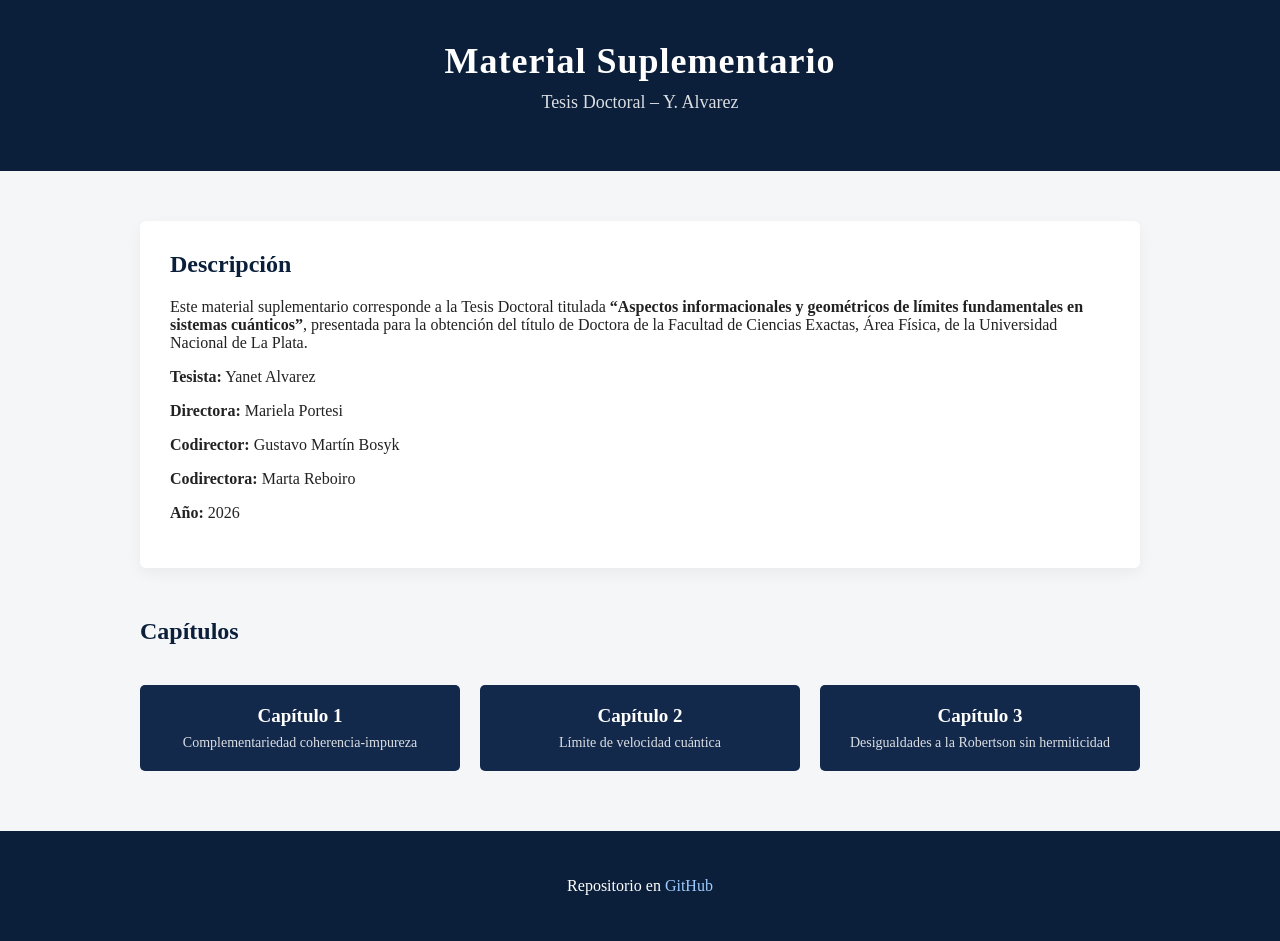
<file: index.html>
<!DOCTYPE html>
<html lang="es">
<head>
<meta charset="UTF-8">
<meta name="viewport" content="width=device-width, initial-scale=1.0">
<title>Material Suplementario | Tesis Doctoral</title>
<link rel="stylesheet" href="style.css">
</head>

<body>

<header>
    <div class="header-content">
        <h1>Material Suplementario</h1>
        <p>Tesis Doctoral – Y. Alvarez</p>
    </div>
</header>

<main>

<section class="card">
    <h2>Descripción</h2>
    Este material suplementario corresponde a la Tesis Doctoral titulada 
    <strong>“Aspectos informacionales y geométricos de límites fundamentales en sistemas cuánticos”</strong>, 
    presentada para la obtención del título de Doctora de la Facultad de Ciencias Exactas, 
    Área Física, de la Universidad Nacional de La Plata.
    </p>

<p><strong>Tesista:</strong> Yanet Alvarez</p>
<p><strong>Directora:</strong> Mariela Portesi</p>
<p><strong>Codirector:</strong> Gustavo Martín Bosyk</p>
<p><strong>Codirectora:</strong> Marta Reboiro</p>
<p><strong>Año:</strong> 2026</p>
</section>

<section class="chapters">
    <h2>Capítulos</h2>

    <div class="chapter-grid">
<div class="chapter-grid">

    <a href="capitulo1/" class="chapter-btn">
        <strong>Capítulo 1</strong>
        <span>Complementariedad coherencia-impureza</span>
    </a>

    <a href="capitulo2/" class="chapter-btn">
        <strong>Capítulo 2</strong>
        <span>Límite de velocidad cuántica</span>
    </a>

    <a href="capitulo3/" class="chapter-btn">
        <strong>Capítulo 3</strong>
        <span>Desigualdades a la Robertson sin hermiticidad</span>
    </a>

</div>
    </div>
</section>

</main>

<footer>
    <p>
    Repositorio en 
    <a href="https://github.com/YanetAlvarez/tesis_material_suplementario" target="_blank">
    GitHub
    </a>
    </p>
</footer>

</body>
</html>
</file>
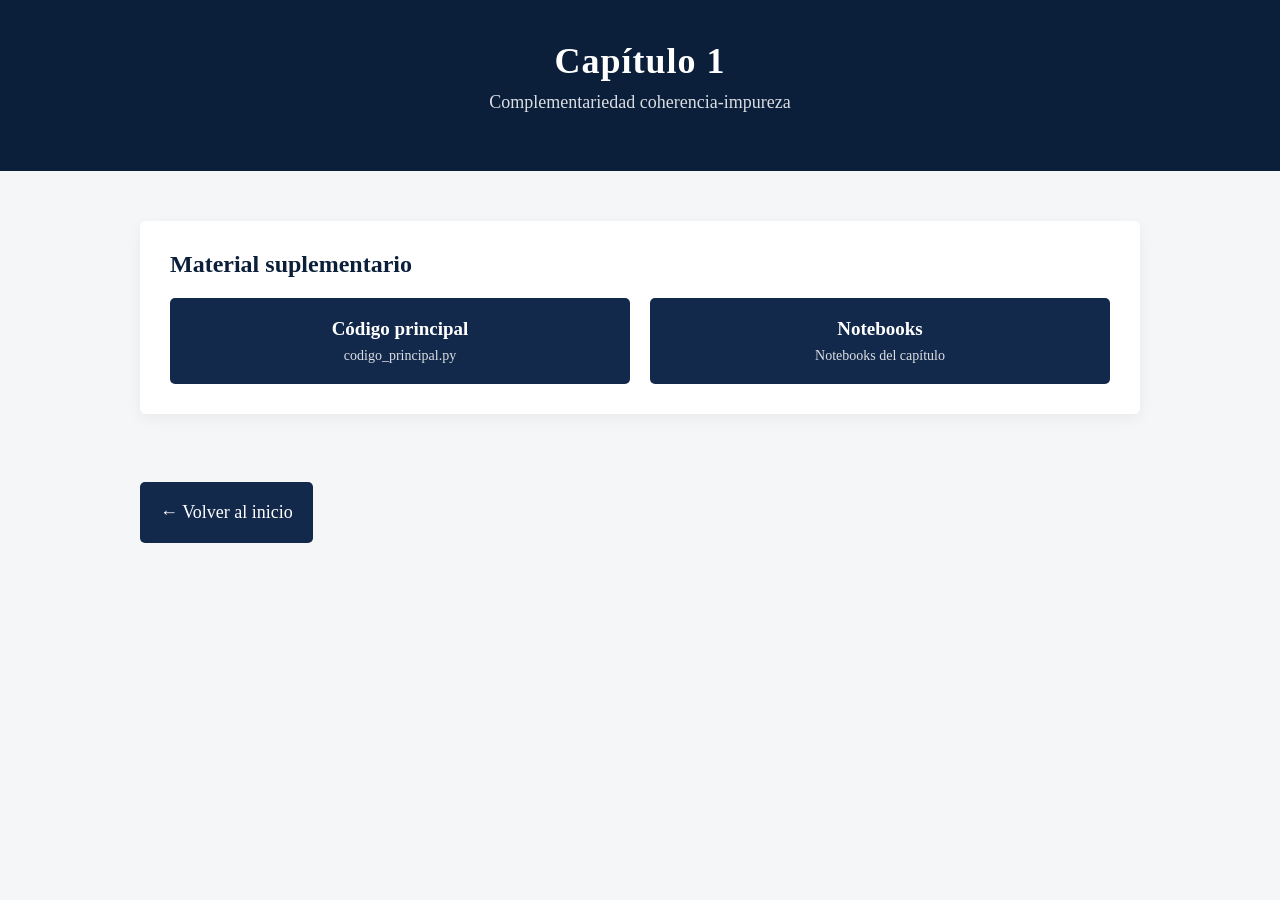
<file: capitulo1/index.html>
<!DOCTYPE html>
<html lang="es">
<head>
<meta charset="UTF-8">
<meta name="viewport" content="width=device-width, initial-scale=1.0">
<title>Capítulo 1</title>
<link rel="stylesheet" href="../style.css">
</head>

<body>

<header>
    <div class="header-content">
        <h1>Capítulo 1</h1>
        <p>Complementariedad coherencia-impureza</p>
    </div>
</header>

<main>

<section class="card">
    <h2>Material suplementario</h2>
    <div class="chapter-grid">
        <a href="codigo_principal.py" class="chapter-btn">
            <strong>Código principal</strong>
            <span>codigo_principal.py</span>
        </a>
        <a href="notebooks/" class="chapter-btn">
            <strong>Notebooks</strong>
            <span>Notebooks del capítulo</span>
        </a>
    </div>
</section>

<p><a href="../index.html" class="chapter-btn" style="display:inline-block; margin-top:1em;">← Volver al inicio</a></p>

</main>

</body>
</html>
</file>
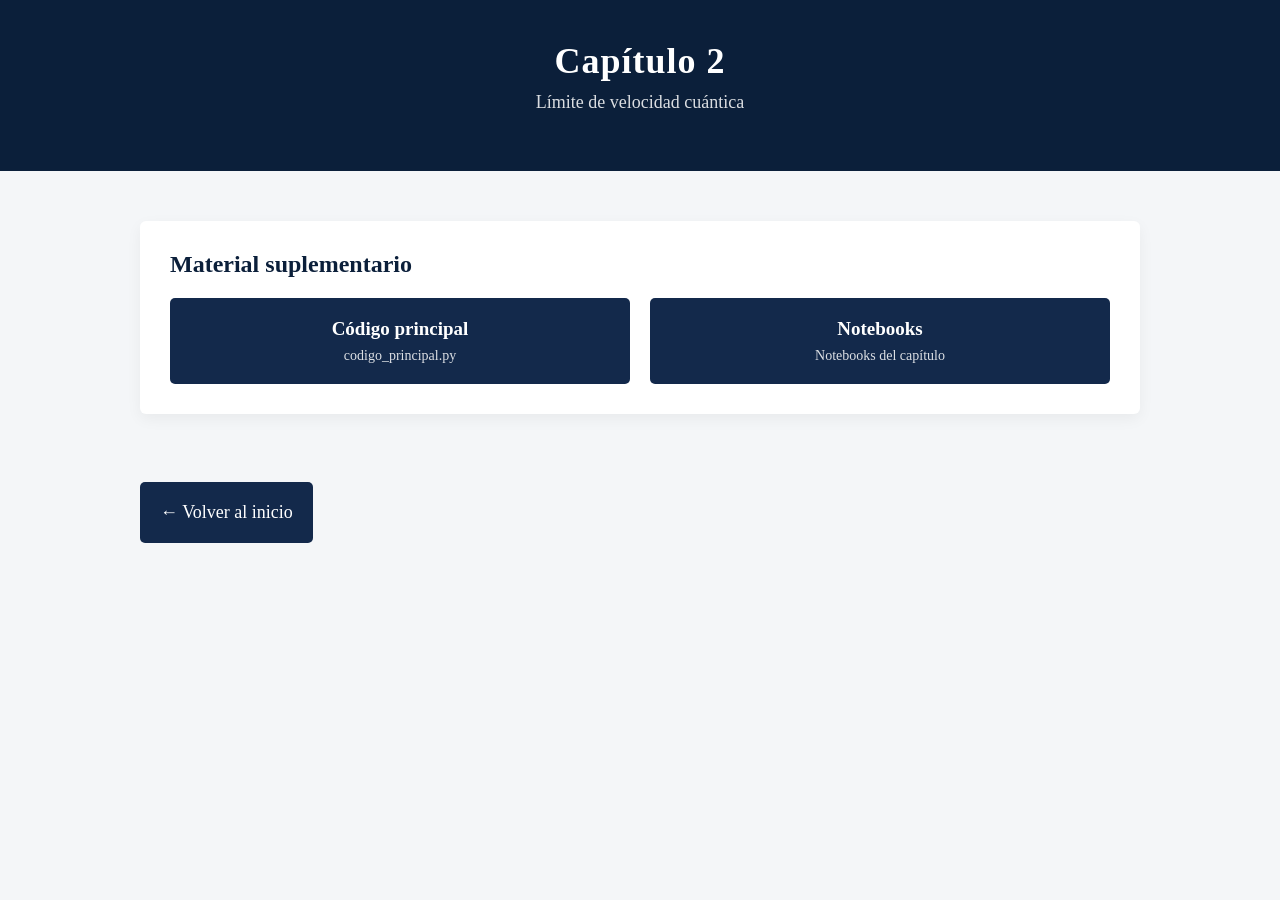
<file: capitulo2/index.html>
<!DOCTYPE html>
<html lang="es">
<head>
<meta charset="UTF-8">
<meta name="viewport" content="width=device-width, initial-scale=1.0">
<title>Capítulo 2</title>
<link rel="stylesheet" href="../style.css">
</head>

<body>

<header>
    <div class="header-content">
        <h1>Capítulo 2</h1>
        <p>Límite de velocidad cuántica</p>
    </div>
</header>

<main>

<section class="card">
    <h2>Material suplementario</h2>
    <div class="chapter-grid">
        <a href="codigo_principal.py" class="chapter-btn">
            <strong>Código principal</strong>
            <span>codigo_principal.py</span>
        </a>
        <a href="notebooks/" class="chapter-btn">
            <strong>Notebooks</strong>
            <span>Notebooks del capítulo</span>
        </a>
    </div>
</section>

<p><a href="../index.html" class="chapter-btn" style="display:inline-block; margin-top:1em;">← Volver al inicio</a></p>

</main>

</body>
</html>
</file>
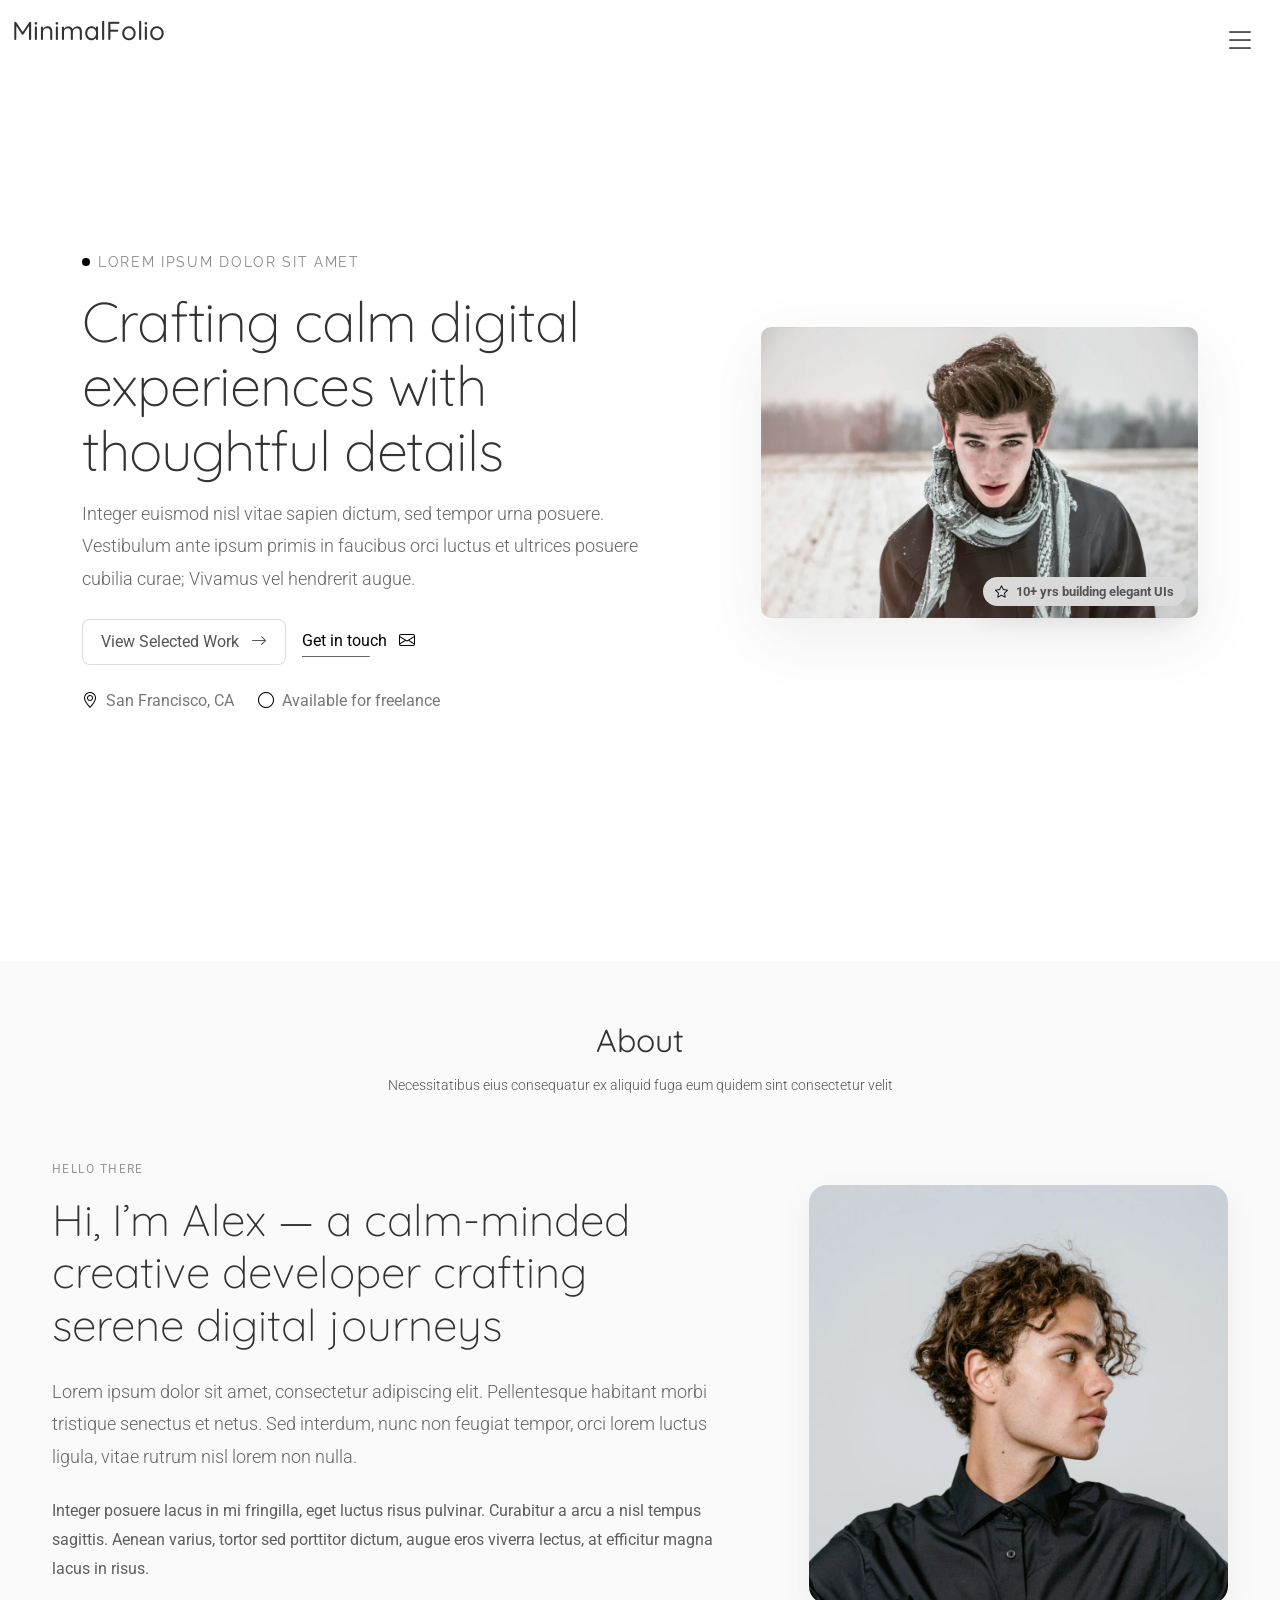
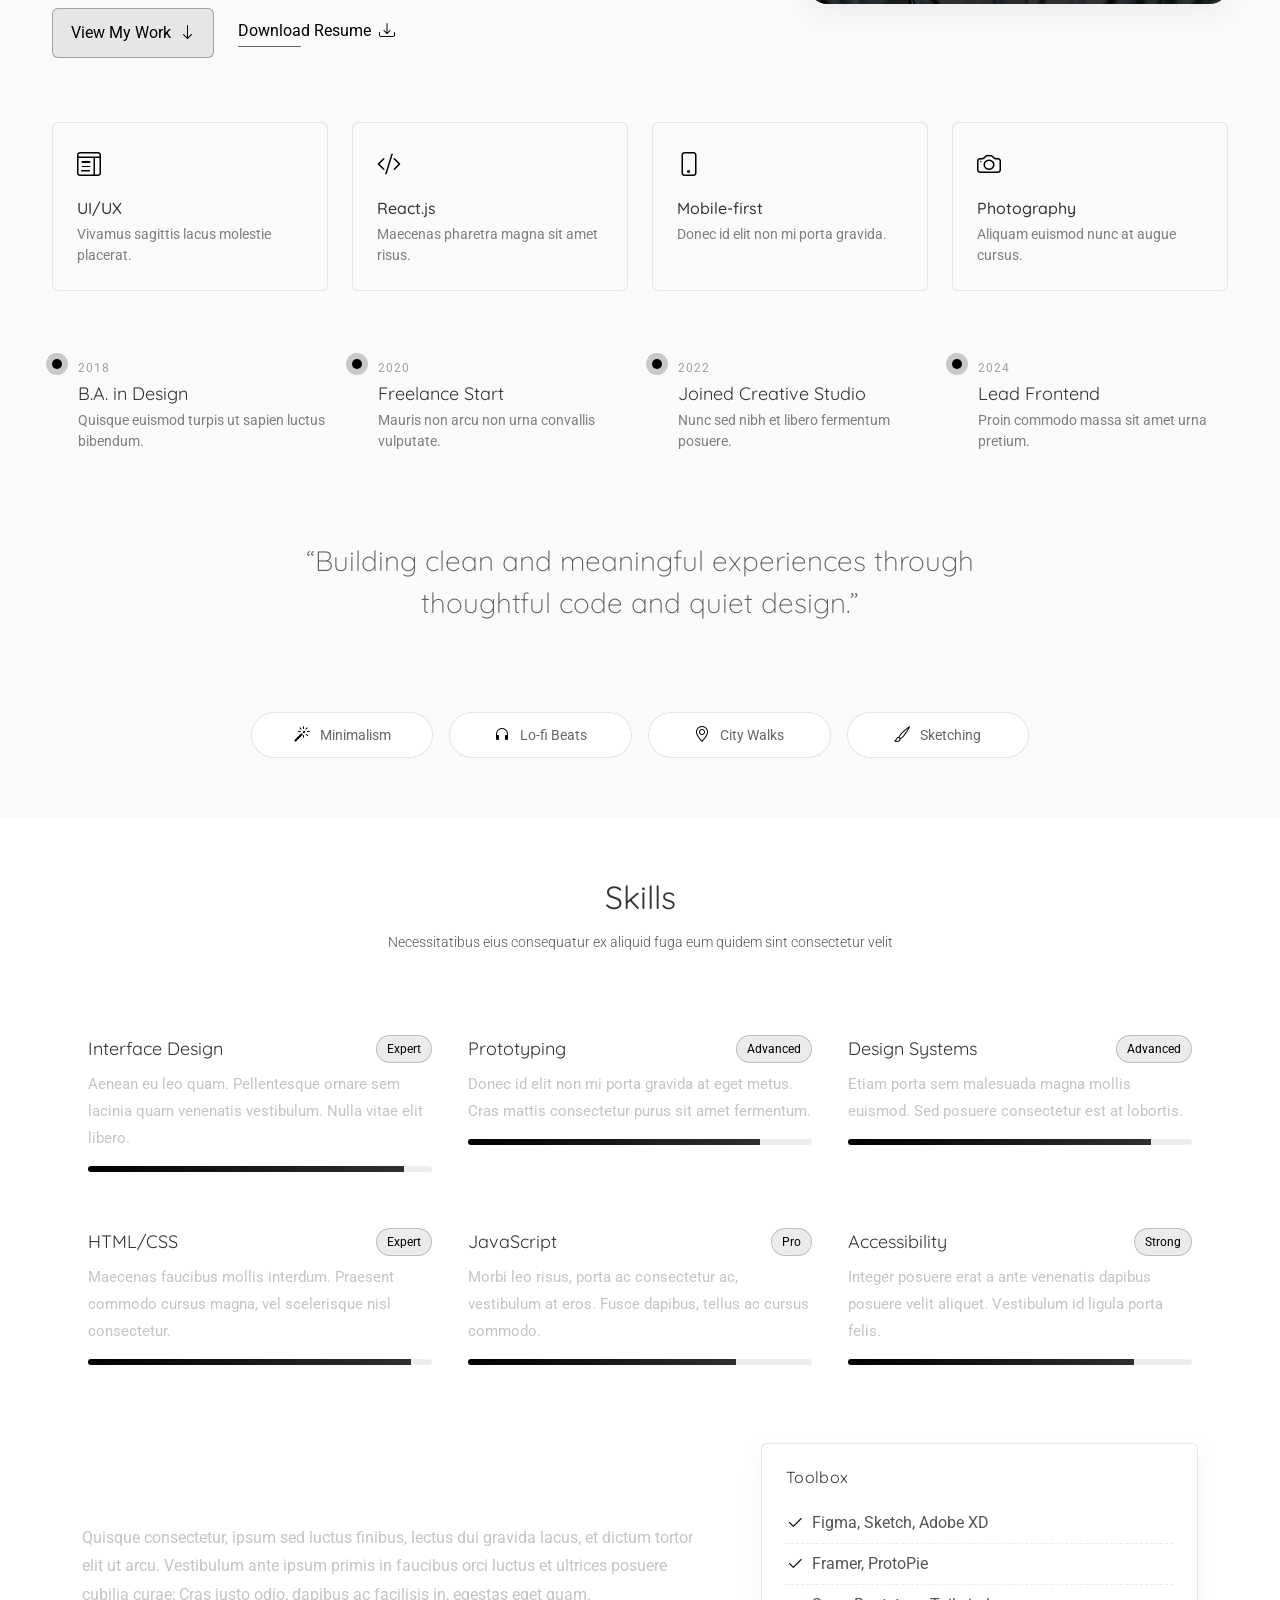
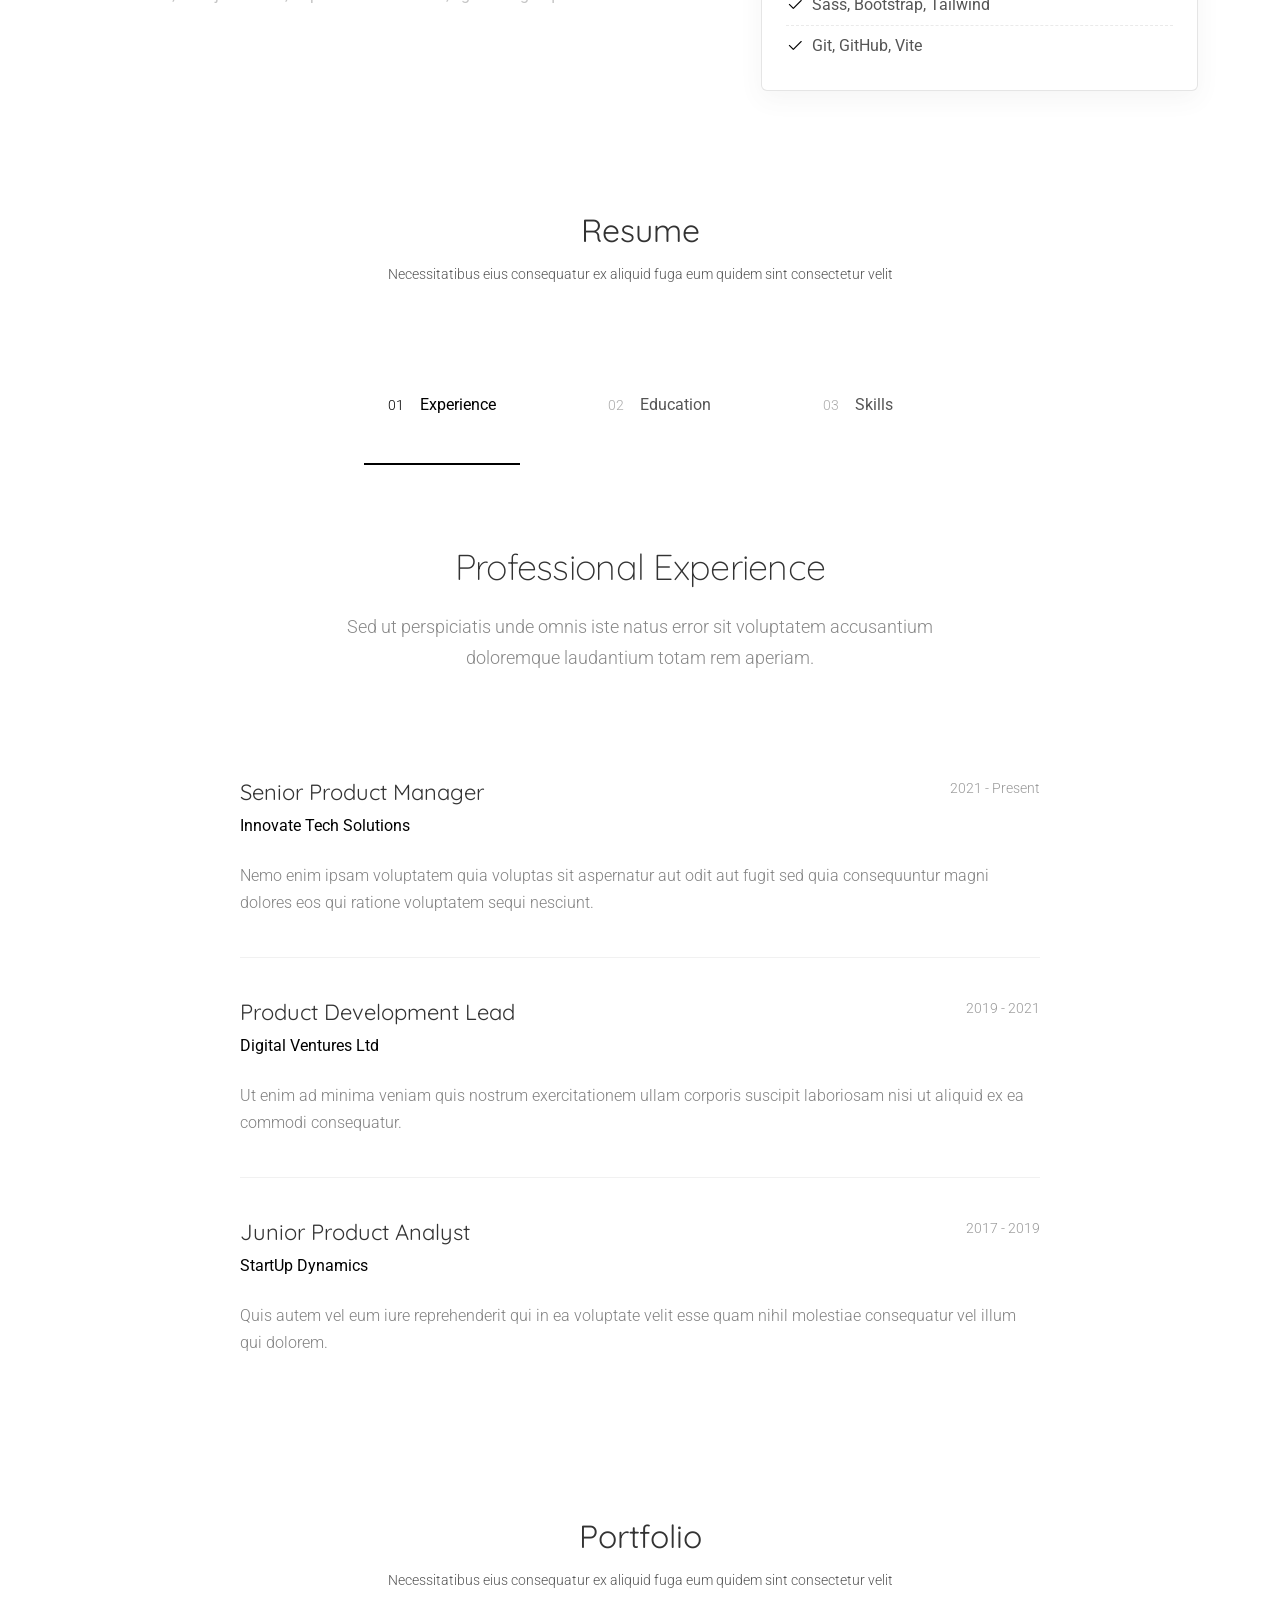
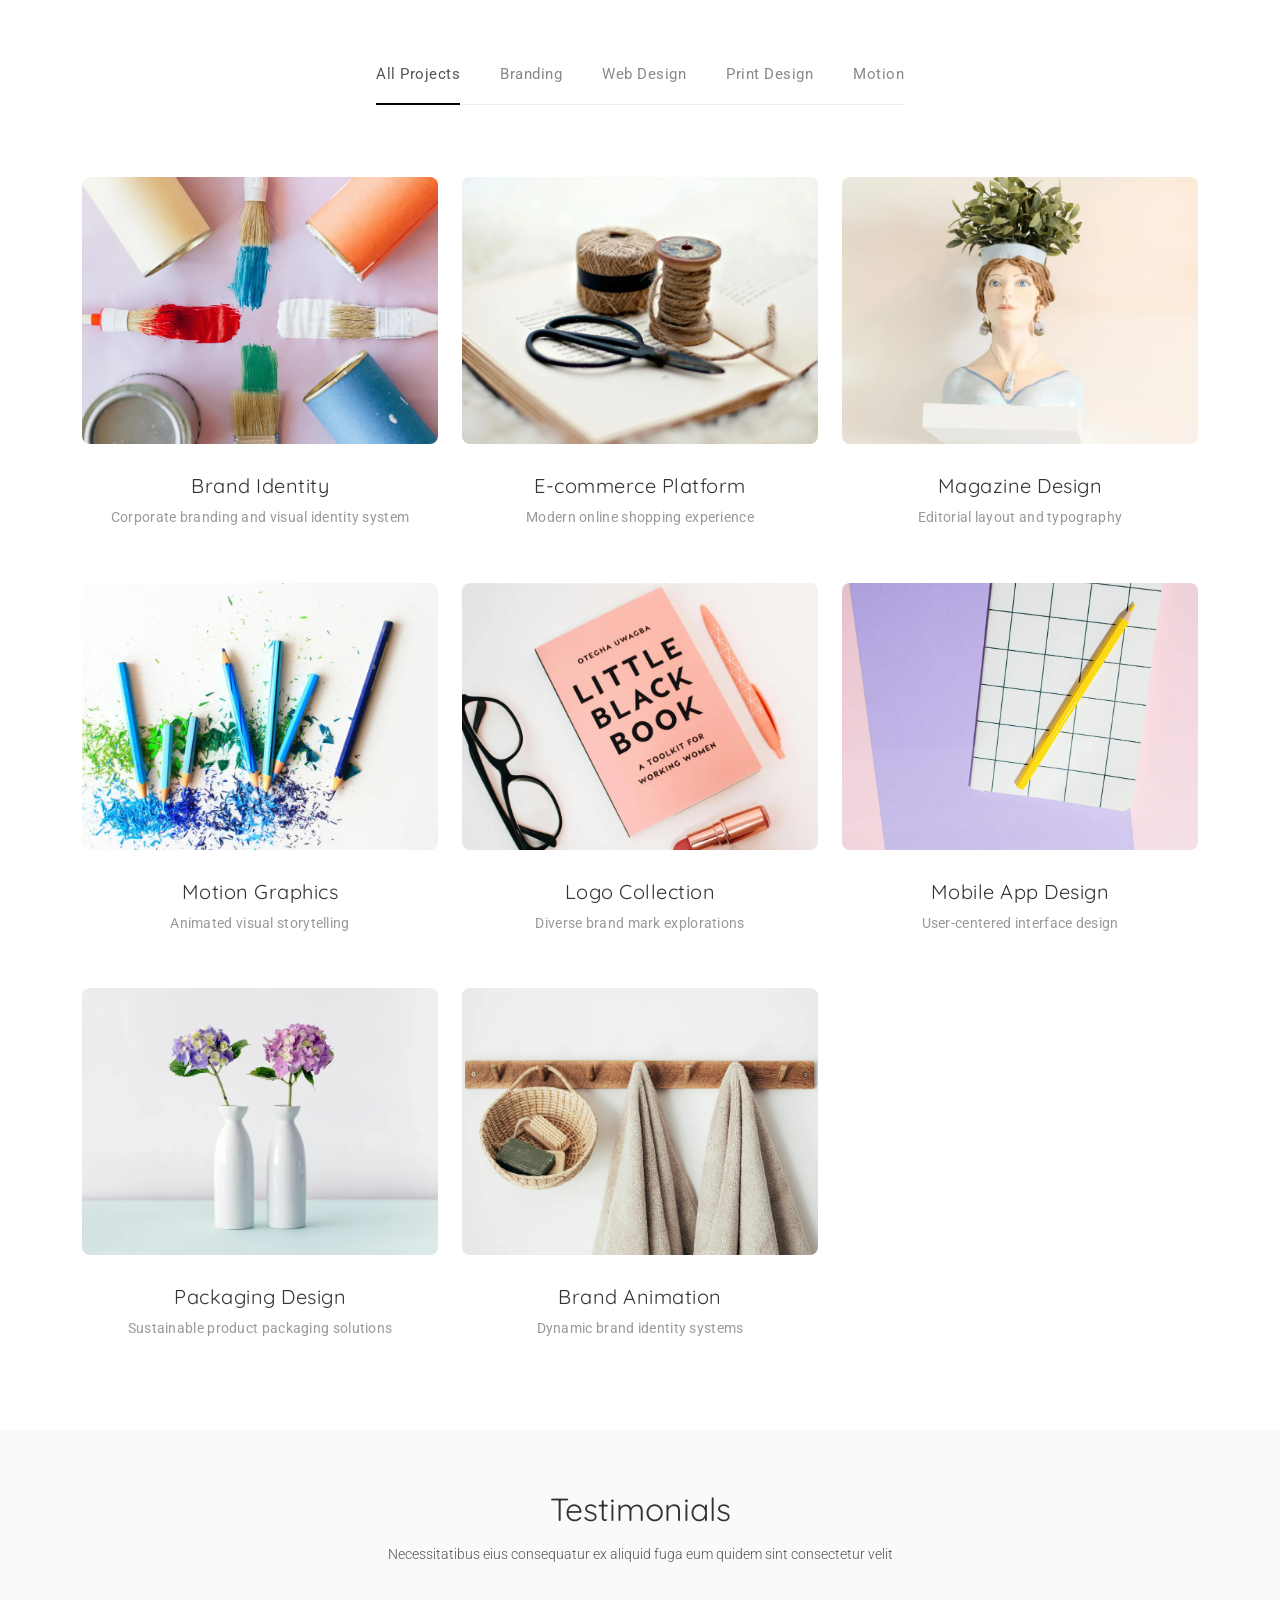
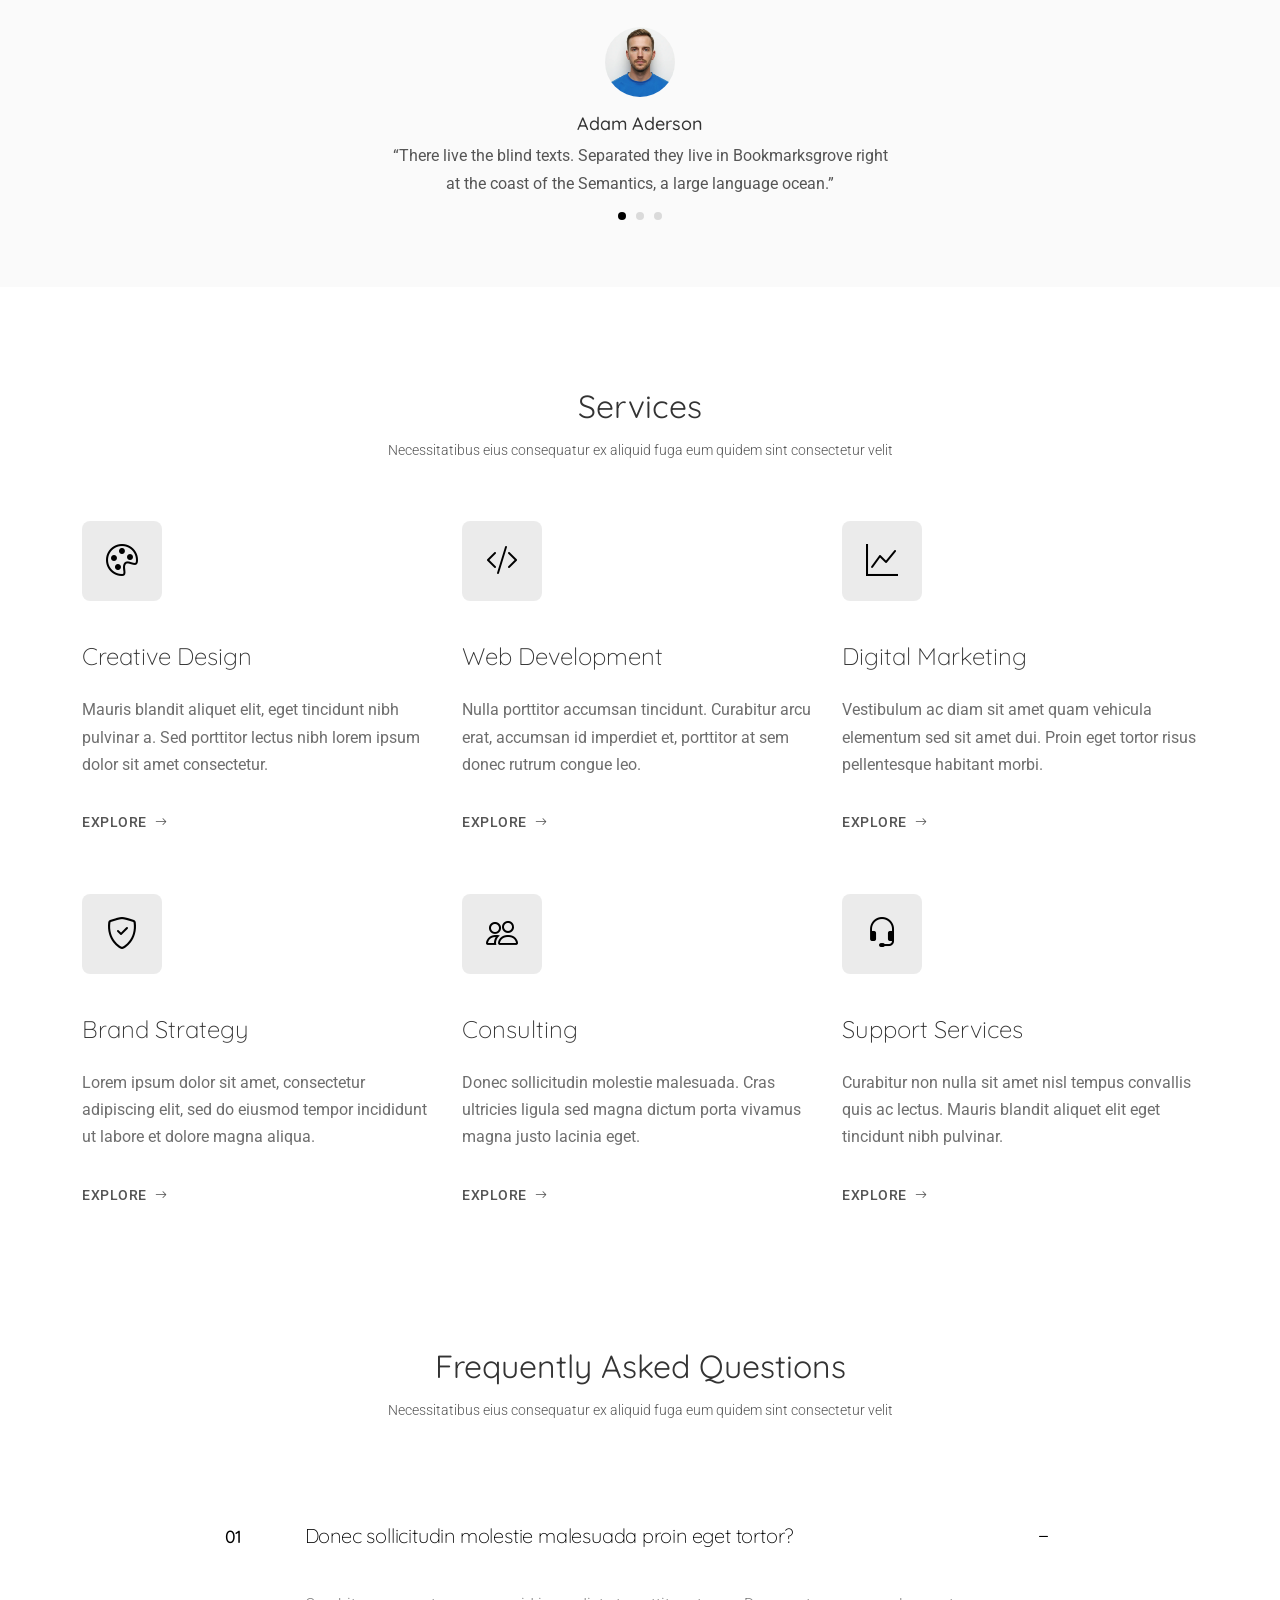
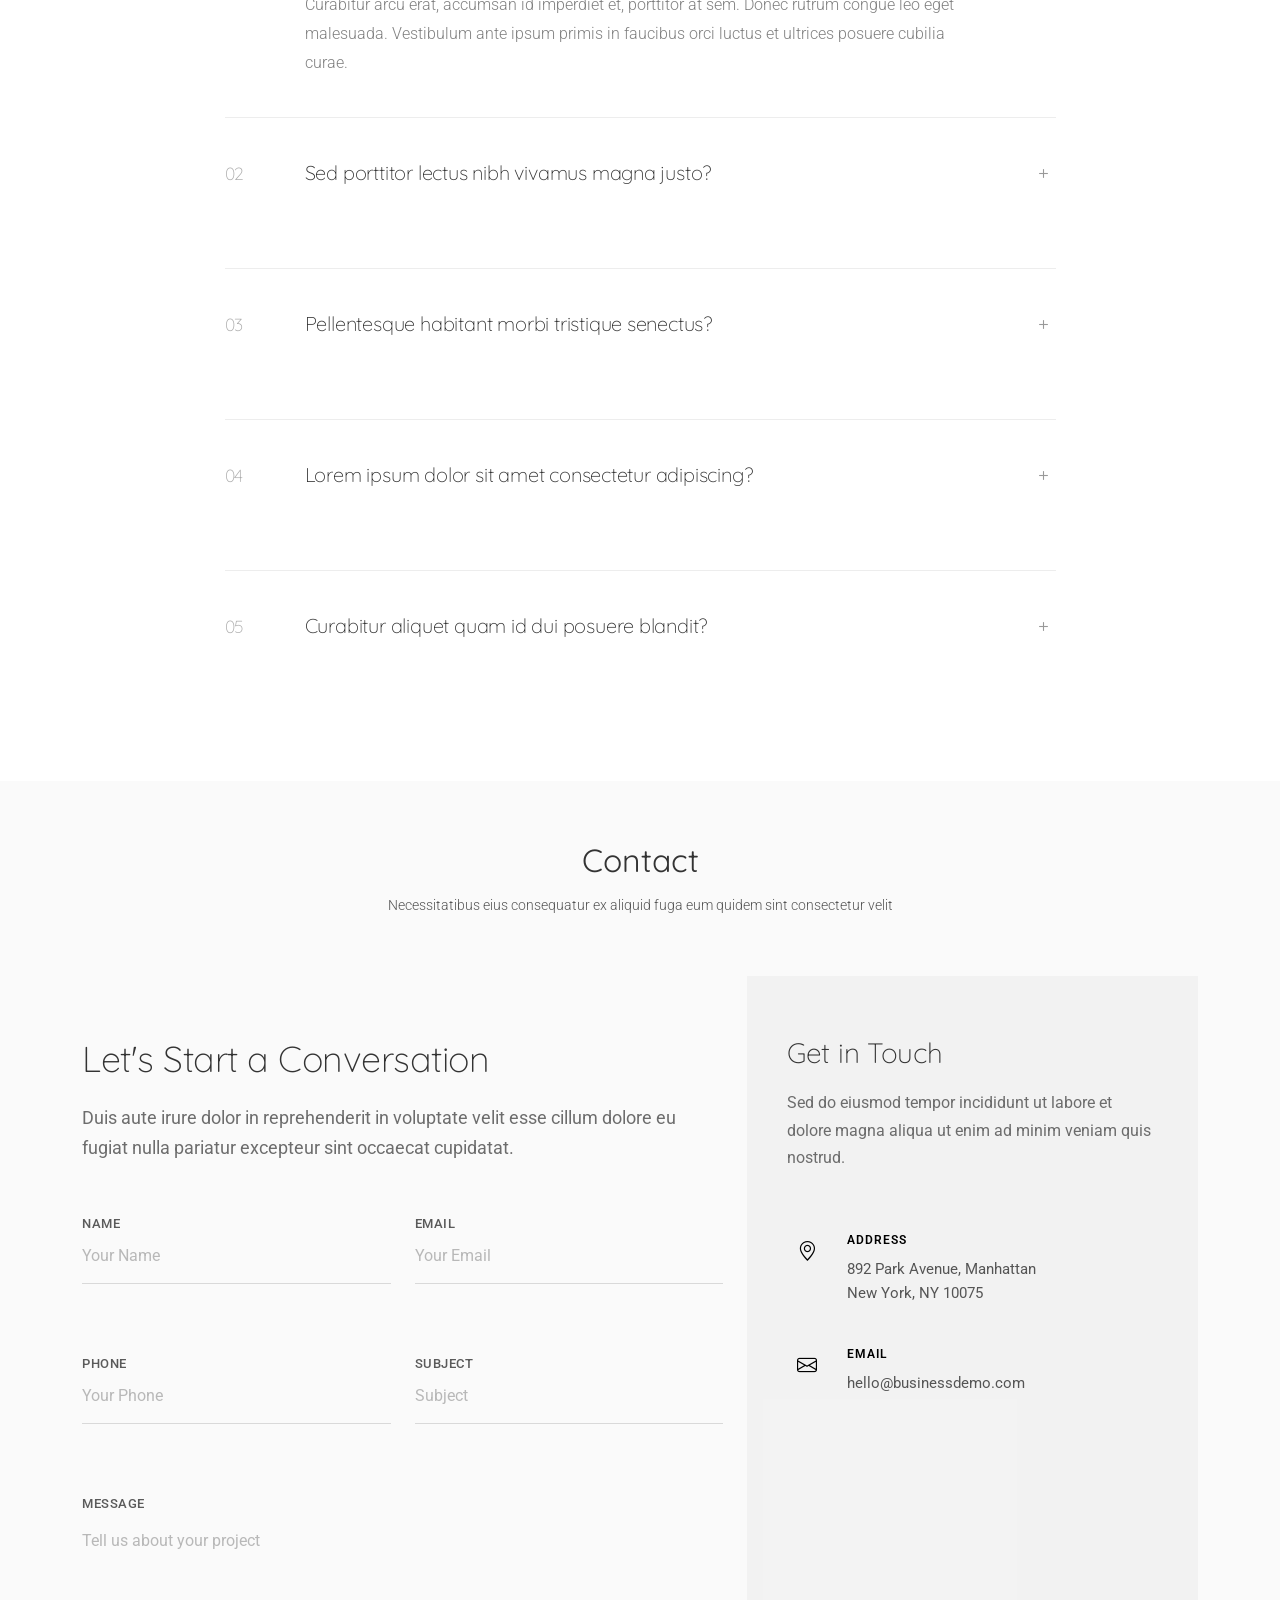
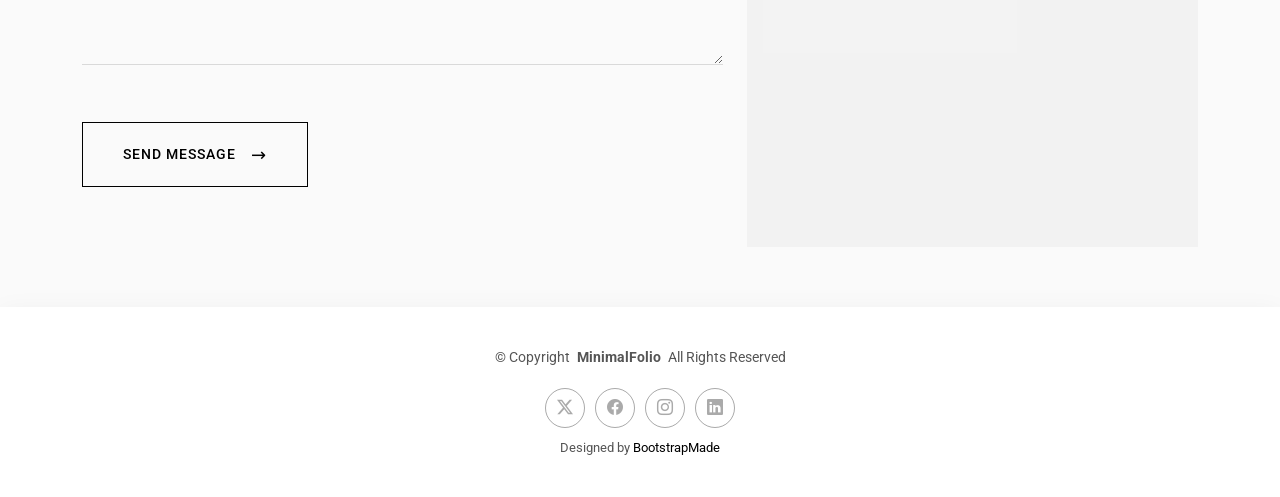
<file: capitulo3/template/MinimalFolio/index.html>
<!DOCTYPE html>
<html lang="en">

<head>
  <meta charset="utf-8">
  <meta content="width=device-width, initial-scale=1.0" name="viewport">
  <title>Index - MinimalFolio Bootstrap Template</title>
  <meta name="description" content="">
  <meta name="keywords" content="">

  <!-- Favicons -->
  <link href="assets/img/favicon.png" rel="icon">
  <link href="assets/img/apple-touch-icon.png" rel="apple-touch-icon">

  <!-- Fonts -->
  <link href="https://fonts.googleapis.com" rel="preconnect">
  <link href="https://fonts.gstatic.com" rel="preconnect" crossorigin>
  <link href="https://fonts.googleapis.com/css2?family=Roboto:ital,wght@0,100;0,300;0,400;0,500;0,700;0,900;1,100;1,300;1,400;1,500;1,700;1,900&family=Raleway:ital,wght@0,100;0,200;0,300;0,400;0,500;0,600;0,700;0,800;0,900;1,100;1,200;1,300;1,400;1,500;1,600;1,700;1,800;1,900&family=Quicksand:wght@300;400;500;600;700&display=swap" rel="stylesheet">

  <!-- Vendor CSS Files -->
  <link href="assets/vendor/bootstrap/css/bootstrap.min.css" rel="stylesheet">
  <link href="assets/vendor/bootstrap-icons/bootstrap-icons.css" rel="stylesheet">
  <link href="assets/vendor/aos/aos.css" rel="stylesheet">
  <link href="assets/vendor/glightbox/css/glightbox.min.css" rel="stylesheet">
  <link href="assets/vendor/swiper/swiper-bundle.min.css" rel="stylesheet">

  <!-- Main CSS File -->
  <link href="assets/css/main.css" rel="stylesheet">

  <!-- =======================================================
  * Template Name: MinimalFolio
  * Template URL: https://bootstrapmade.com/minimalfolio-bootstrap-portfolio-template/
  * Updated: Aug 05 2025 with Bootstrap v5.3.7
  * Author: BootstrapMade.com
  * License: https://bootstrapmade.com/license/
  ======================================================== -->
</head>

<body class="index-page">

  <header id="header" class="header d-flex align-items-center position-relative">
    <div class="container-fluid position-relative d-flex align-items-center justify-content-between">

      <a href="index.html" class="logo d-flex align-items-center">
        <!-- Uncomment the line below if you also wish to use an image logo -->
        <!-- <img src="assets/img/logo.webp" alt=""> -->
        <h1 class="sitename">MinimalFolio</h1>
      </a>

      <nav id="navmenu" class="navmenu">
        <ul>
          <li><a href="#hero" class="active">Home</a></li>
          <li><a href="#about">About</a></li>
          <li><a href="#resume">Resume</a></li>
          <li><a href="#portfolio">Portfolio</a></li>
          <li><a href="#services">Services</a></li>
          <li class="dropdown"><a href="#"><span>Dropdown</span> <i class="bi bi-chevron-down toggle-dropdown"></i></a>
            <ul>
              <li><a href="#">Dropdown 1</a></li>
              <li class="dropdown"><a href="#"><span>Deep Dropdown</span> <i class="bi bi-chevron-down toggle-dropdown"></i></a>
                <ul>
                  <li><a href="#">Deep Dropdown 1</a></li>
                  <li><a href="#">Deep Dropdown 2</a></li>
                  <li><a href="#">Deep Dropdown 3</a></li>
                  <li><a href="#">Deep Dropdown 4</a></li>
                  <li><a href="#">Deep Dropdown 5</a></li>
                </ul>
              </li>
              <li><a href="#">Dropdown 2</a></li>
              <li><a href="#">Dropdown 3</a></li>
              <li><a href="#">Dropdown 4</a></li>
            </ul>
          </li>
          <li><a href="#contact">Contact</a></li>
        </ul>
        <i class="mobile-nav-toggle d-xl-none bi bi-list"></i>
      </nav>

    </div>
  </header>

  <main class="main">

    <!-- Hero Section -->
    <section id="hero" class="hero section">

      <div class="container" data-aos="fade-up" data-aos-delay="100">

        <div class="row align-items-center gx-5 gy-5">

          <div class="col-lg-7">
            <div class="intro" data-aos="fade-right" data-aos-delay="150">
              <div class="eyebrow d-inline-flex align-items-center gap-2 mb-3">
                <span class="dot"></span>
                <span class="text">Lorem ipsum dolor sit amet</span>
              </div>

              <h1 class="display-heading mb-3">
                Crafting calm digital experiences with thoughtful details
              </h1>

              <p class="lead mb-4">
                Integer euismod nisl vitae sapien dictum, sed tempor urna posuere. Vestibulum ante ipsum primis in faucibus orci luctus et ultrices posuere cubilia curae; Vivamus vel hendrerit augue.
              </p>

              <div class="cta-group d-flex flex-wrap align-items-center gap-3" data-aos="zoom-in" data-aos-delay="250">
                <a href="#portfolio" class="btn btn-ghost">
                  View Selected Work
                  <i class="bi bi-arrow-right ms-2"></i>
                </a>
                <a href="#contact" class="link-underline">
                  Get in touch
                  <i class="bi bi-envelope ms-2"></i>
                </a>
              </div>

              <div class="meta mt-4 d-flex flex-wrap align-items-center gap-4" data-aos="fade-up" data-aos-delay="300">
                <div class="meta-item d-flex align-items-center gap-2">
                  <i class="bi bi-geo-alt"></i>
                  <span>San Francisco, CA</span>
                </div>
                <div class="meta-item d-flex align-items-center gap-2">
                  <i class="bi bi-circle"></i>
                  <span>Available for freelance</span>
                </div>
              </div>
            </div>
          </div>

          <div class="col-lg-5">
            <figure class="portrait-wrap position-relative" data-aos="fade-left" data-aos-delay="200">
              <img src="assets/img/profile/profile-6.webp" alt="Profile Portrait" class="img-fluid portrait-img">
              <figcaption class="visually-hidden">Minimal portrait preview</figcaption>

              <div class="badge note" data-aos="zoom-in" data-aos-delay="300">
                <i class="bi bi-star"></i>
                <span>10+ yrs building elegant UIs</span>
              </div>
            </figure>
          </div>

        </div>

      </div>

    </section><!-- /Hero Section -->

    <!-- About Section -->
    <section id="about" class="about section light-background">

      <!-- Section Title -->
      <div class="container section-title" data-aos="fade-up">
        <h2>About</h2>
        <p>Necessitatibus eius consequatur ex aliquid fuga eum quidem sint consectetur velit</p>
      </div><!-- End Section Title -->

      <div class="container" data-aos="fade-up" data-aos-delay="100">

        <!-- Intro + Photo -->
        <div class="row align-items-center justify-content-between intro-wrap gy-5">
          <div class="col-lg-7" data-aos="fade-right" data-aos-delay="150">
            <div class="intro-content">
              <span class="eyebrow">Hello there</span>
              <h2 class="headline">Hi, I’m Alex — a calm-minded creative developer crafting serene digital journeys</h2>
              <p class="lead">
                Lorem ipsum dolor sit amet, consectetur adipiscing elit. Pellentesque habitant morbi tristique senectus et netus. Sed interdum, nunc non feugiat tempor, orci lorem luctus ligula, vitae rutrum nisl lorem non nulla.
              </p>
              <p>
                Integer posuere lacus in mi fringilla, eget luctus risus pulvinar. Curabitur a arcu a nisl tempus sagittis. Aenean varius, tortor sed porttitor dictum, augue eros viverra lectus, at efficitur magna lacus in risus.
              </p>

              <div class="cta-group">
                <a href="#portfolio" class="btn-ghost">
                  View My Work <i class="bi bi-arrow-down"></i>
                </a>
                <a href="#resume" class="link-underline">
                  Download Resume <i class="bi bi-download"></i>
                </a>
              </div>
            </div>
          </div>

          <div class="col-lg-5" data-aos="zoom-in" data-aos-delay="250">
            <figure class="profile-figure text-center text-lg-end">
              <img src="assets/img/profile/profile-square-7.webp" alt="Portrait of Alex" class="img-fluid profile-photo">
              <figcaption class="profile-caption d-flex justify-content-end">
              </figcaption>
            </figure>
          </div>
        </div>
        <!-- End Intro + Photo -->

        <!-- Skills Grid -->
        <div class="skills-wrap">
          <div class="row g-4">
            <div class="col-6 col-md-4 col-lg-3" data-aos="fade-up" data-aos-delay="120">
              <div class="skill-item">
                <i class="bi bi-layout-text-window"></i>
                <h3>UI/UX</h3>
                <p>Vivamus sagittis lacus molestie placerat.</p>
              </div>
            </div>
            <div class="col-6 col-md-4 col-lg-3" data-aos="fade-up" data-aos-delay="180">
              <div class="skill-item">
                <i class="bi bi-code-slash"></i>
                <h3>React.js</h3>
                <p>Maecenas pharetra magna sit amet risus.</p>
              </div>
            </div>
            <div class="col-6 col-md-4 col-lg-3" data-aos="fade-up" data-aos-delay="240">
              <div class="skill-item">
                <i class="bi bi-phone"></i>
                <h3>Mobile-first</h3>
                <p>Donec id elit non mi porta gravida.</p>
              </div>
            </div>
            <div class="col-6 col-md-4 col-lg-3" data-aos="fade-up" data-aos-delay="300">
              <div class="skill-item">
                <i class="bi bi-camera"></i>
                <h3>Photography</h3>
                <p>Aliquam euismod nunc at augue cursus.</p>
              </div>
            </div>
          </div>
        </div>
        <!-- End Skills Grid -->

        <!-- Journey Timeline -->
        <div class="journey-wrap">
          <div class="row g-4">
            <div class="col-md-6 col-lg-3" data-aos="fade-up" data-aos-delay="120">
              <article class="timeline-item">
                <span class="dot"></span>
                <time>2018</time>
                <h4>B.A. in Design</h4>
                <p>Quisque euismod turpis ut sapien luctus bibendum.</p>
              </article>
            </div>
            <div class="col-md-6 col-lg-3" data-aos="fade-up" data-aos-delay="180">
              <article class="timeline-item">
                <span class="dot"></span>
                <time>2020</time>
                <h4>Freelance Start</h4>
                <p>Mauris non arcu non urna convallis vulputate.</p>
              </article>
            </div>
            <div class="col-md-6 col-lg-3" data-aos="fade-up" data-aos-delay="240">
              <article class="timeline-item">
                <span class="dot"></span>
                <time>2022</time>
                <h4>Joined Creative Studio</h4>
                <p>Nunc sed nibh et libero fermentum posuere.</p>
              </article>
            </div>
            <div class="col-md-6 col-lg-3" data-aos="fade-up" data-aos-delay="300">
              <article class="timeline-item">
                <span class="dot"></span>
                <time>2024</time>
                <h4>Lead Frontend</h4>
                <p>Proin commodo massa sit amet urna pretium.</p>
              </article>
            </div>
          </div>
        </div>
        <!-- End Journey Timeline -->

        <!-- Quote -->
        <blockquote class="personal-quote" data-aos="fade-down" data-aos-delay="200">
          <p>“Building clean and meaningful experiences through thoughtful code and quiet design.”</p>
        </blockquote>
        <!-- End Quote -->

        <!-- Fun Facts -->
        <div class="facts-wrap">
          <div class="row g-3 justify-content-center">
            <div class="col-6 col-md-3 col-lg-2" data-aos="zoom-in" data-aos-delay="120">
              <div class="fact-pill">
                <i class="bi bi-magic"></i>
                <span>Minimalism</span>
              </div>
            </div>
            <div class="col-6 col-md-3 col-lg-2" data-aos="zoom-in" data-aos-delay="160">
              <div class="fact-pill">
                <i class="bi bi-headphones"></i>
                <span>Lo-fi Beats</span>
              </div>
            </div>
            <div class="col-6 col-md-3 col-lg-2" data-aos="zoom-in" data-aos-delay="200">
              <div class="fact-pill">
                <i class="bi bi-geo-alt"></i>
                <span>City Walks</span>
              </div>
            </div>
            <div class="col-6 col-md-3 col-lg-2" data-aos="zoom-in" data-aos-delay="240">
              <div class="fact-pill">
                <i class="bi bi-brush"></i>
                <span>Sketching</span>
              </div>
            </div>
          </div>
        </div>
        <!-- End Fun Facts -->

      </div>

    </section><!-- /About Section -->

    <!-- Skills Section -->
    <section id="skills" class="skills section">

      <!-- Section Title -->
      <div class="container section-title" data-aos="fade-up">
        <h2>Skills</h2>
        <p>Necessitatibus eius consequatur ex aliquid fuga eum quidem sint consectetur velit</p>
      </div><!-- End Section Title -->

      <div class="container" data-aos="fade-up" data-aos-delay="100">

        <div class="row gy-4">
          <div class="col-lg-4" data-aos="fade-up" data-aos-delay="150">
            <article class="skill-block skills-animation">
              <header class="d-flex align-items-center justify-content-between mb-2">
                <h3 class="skill-title">Interface Design</h3>
                <span class="skill-badge">Expert</span>
              </header>
              <p class="skill-desc">Aenean eu leo quam. Pellentesque ornare sem lacinia quam venenatis vestibulum. Nulla vitae elit libero.</p>
              <div class="progress slim">
                <div class="progress-bar" role="progressbar" aria-valuenow="92" aria-valuemin="0" aria-valuemax="100"></div>
              </div>
            </article>
          </div>

          <div class="col-lg-4" data-aos="fade-up" data-aos-delay="200">
            <article class="skill-block skills-animation">
              <header class="d-flex align-items-center justify-content-between mb-2">
                <h3 class="skill-title">Prototyping</h3>
                <span class="skill-badge">Advanced</span>
              </header>
              <p class="skill-desc">Donec id elit non mi porta gravida at eget metus. Cras mattis consectetur purus sit amet fermentum.</p>
              <div class="progress slim">
                <div class="progress-bar" role="progressbar" aria-valuenow="85" aria-valuemin="0" aria-valuemax="100"></div>
              </div>
            </article>
          </div>

          <div class="col-lg-4" data-aos="fade-up" data-aos-delay="250">
            <article class="skill-block skills-animation">
              <header class="d-flex align-items-center justify-content-between mb-2">
                <h3 class="skill-title">Design Systems</h3>
                <span class="skill-badge">Advanced</span>
              </header>
              <p class="skill-desc">Etiam porta sem malesuada magna mollis euismod. Sed posuere consectetur est at lobortis.</p>
              <div class="progress slim">
                <div class="progress-bar" role="progressbar" aria-valuenow="88" aria-valuemin="0" aria-valuemax="100"></div>
              </div>
            </article>
          </div>
        </div><!-- End Skill Row 1 -->

        <div class="row gy-4 mt-1">
          <div class="col-lg-4" data-aos="fade-up" data-aos-delay="150">
            <article class="skill-block skills-animation">
              <header class="d-flex align-items-center justify-content-between mb-2">
                <h3 class="skill-title">HTML/CSS</h3>
                <span class="skill-badge">Expert</span>
              </header>
              <p class="skill-desc">Maecenas faucibus mollis interdum. Praesent commodo cursus magna, vel scelerisque nisl consectetur.</p>
              <div class="progress slim">
                <div class="progress-bar" role="progressbar" aria-valuenow="94" aria-valuemin="0" aria-valuemax="100"></div>
              </div>
            </article>
          </div>

          <div class="col-lg-4" data-aos="fade-up" data-aos-delay="200">
            <article class="skill-block skills-animation">
              <header class="d-flex align-items-center justify-content-between mb-2">
                <h3 class="skill-title">JavaScript</h3>
                <span class="skill-badge">Pro</span>
              </header>
              <p class="skill-desc">Morbi leo risus, porta ac consectetur ac, vestibulum at eros. Fusce dapibus, tellus ac cursus commodo.</p>
              <div class="progress slim">
                <div class="progress-bar" role="progressbar" aria-valuenow="78" aria-valuemin="0" aria-valuemax="100"></div>
              </div>
            </article>
          </div>

          <div class="col-lg-4" data-aos="fade-up" data-aos-delay="250">
            <article class="skill-block skills-animation">
              <header class="d-flex align-items-center justify-content-between mb-2">
                <h3 class="skill-title">Accessibility</h3>
                <span class="skill-badge">Strong</span>
              </header>
              <p class="skill-desc">Integer posuere erat a ante venenatis dapibus posuere velit aliquet. Vestibulum id ligula porta felis.</p>
              <div class="progress slim">
                <div class="progress-bar" role="progressbar" aria-valuenow="83" aria-valuemin="0" aria-valuemax="100"></div>
              </div>
            </article>
          </div>
        </div><!-- End Skill Row 2 -->

        <div class="row gx-5 gy-4 mt-5 align-items-center alt-grid">
          <div class="col-lg-5 order-lg-2" data-aos="fade-left" data-aos-delay="150">
            <div class="soft-card p-4 rounded-2">
              <h4 class="mini-head mb-3">Toolbox</h4>
              <ul class="list-unstyled tool-list mb-0">
                <li class="d-flex align-items-center gap-2"><i class="bi bi-check2"></i><span>Figma, Sketch, Adobe XD</span></li>
                <li class="d-flex align-items-center gap-2"><i class="bi bi-check2"></i><span>Framer, ProtoPie</span></li>
                <li class="d-flex align-items-center gap-2"><i class="bi bi-check2"></i><span>Sass, Bootstrap, Tailwind</span></li>
                <li class="d-flex align-items-center gap-2"><i class="bi bi-check2"></i><span>Git, GitHub, Vite</span></li>
              </ul>
            </div>
          </div>

          <div class="col-lg-7 order-lg-1" data-aos="fade-up" data-aos-delay="200">
            <div class="note">
              <p class="mb-0">Quisque consectetur, ipsum sed luctus finibus, lectus dui gravida lacus, et dictum tortor elit ut arcu. Vestibulum ante ipsum primis in faucibus orci luctus et ultrices posuere cubilia curae; Cras justo odio, dapibus ac facilisis in, egestas eget quam.</p>
            </div>
          </div>
        </div>

      </div>

    </section><!-- /Skills Section -->

    <!-- Resume Section -->
    <section id="resume" class="resume section">

      <!-- Section Title -->
      <div class="container section-title" data-aos="fade-up">
        <h2>Resume</h2>
        <p>Necessitatibus eius consequatur ex aliquid fuga eum quidem sint consectetur velit</p>
      </div><!-- End Section Title -->

      <div class="container" data-aos="fade-up" data-aos-delay="100">

        <div class="row">
          <div class="col-lg-12">
            <ul class="nav nav-pills resume-navigation justify-content-center" id="resume-resume-tabs" role="tablist" data-aos="fade-up" data-aos-delay="200">
              <li class="nav-item" role="presentation">
                <button class="nav-link active" id="resume-experience-tab" data-bs-toggle="pill" data-bs-target="#resume-experience" type="button" role="tab" aria-controls="resume-experience" aria-selected="true">
                  <span class="nav-number">01</span>
                  <span class="nav-label">Experience</span>
                </button>
              </li>
              <li class="nav-item" role="presentation">
                <button class="nav-link" id="resume-education-tab" data-bs-toggle="pill" data-bs-target="#resume-education" type="button" role="tab" aria-controls="resume-education" aria-selected="false">
                  <span class="nav-number">02</span>
                  <span class="nav-label">Education</span>
                </button>
              </li>
              <li class="nav-item" role="presentation">
                <button class="nav-link" id="resume-skills-tab" data-bs-toggle="pill" data-bs-target="#resume-skills" type="button" role="tab" aria-controls="resume-skills" aria-selected="false">
                  <span class="nav-number">03</span>
                  <span class="nav-label">Skills</span>
                </button>
              </li>
            </ul>
          </div>
        </div>

        <div class="tab-content resume-content" id="resume-resume-tabContent">
          <div class="tab-pane fade show active" id="resume-experience" role="tabpanel" aria-labelledby="resume-experience-tab" tabindex="0" data-aos="fade-up" data-aos-delay="300">
            <div class="section-intro">
              <h2>Professional Experience</h2>
              <p>Sed ut perspiciatis unde omnis iste natus error sit voluptatem accusantium doloremque laudantium totam rem aperiam.</p>
            </div>

            <div class="experience-grid">
              <div class="experience-item" data-aos="fade-up" data-aos-delay="400">
                <div class="item-header">
                  <div class="position-info">
                    <h3>Senior Product Manager</h3>
                    <div class="company">Innovate Tech Solutions</div>
                  </div>
                  <div class="period">2021 - Present</div>
                </div>
                <div class="item-content">
                  <p>Nemo enim ipsam voluptatem quia voluptas sit aspernatur aut odit aut fugit sed quia consequuntur magni dolores eos qui ratione voluptatem sequi nesciunt.</p>
                </div>
              </div>

              <div class="experience-item" data-aos="fade-up" data-aos-delay="450">
                <div class="item-header">
                  <div class="position-info">
                    <h3>Product Development Lead</h3>
                    <div class="company">Digital Ventures Ltd</div>
                  </div>
                  <div class="period">2019 - 2021</div>
                </div>
                <div class="item-content">
                  <p>Ut enim ad minima veniam quis nostrum exercitationem ullam corporis suscipit laboriosam nisi ut aliquid ex ea commodi consequatur.</p>
                </div>
              </div>

              <div class="experience-item" data-aos="fade-up" data-aos-delay="500">
                <div class="item-header">
                  <div class="position-info">
                    <h3>Junior Product Analyst</h3>
                    <div class="company">StartUp Dynamics</div>
                  </div>
                  <div class="period">2017 - 2019</div>
                </div>
                <div class="item-content">
                  <p>Quis autem vel eum iure reprehenderit qui in ea voluptate velit esse quam nihil molestiae consequatur vel illum qui dolorem.</p>
                </div>
              </div>
            </div>
          </div>

          <div class="tab-pane fade" id="resume-education" role="tabpanel" aria-labelledby="resume-education-tab" tabindex="0" data-aos="fade-up" data-aos-delay="300">
            <div class="section-intro">
              <h2>Educational Background</h2>
              <p>At vero eos et accusamus et iusto odio dignissimos ducimus qui blanditiis praesentium voluptatum deleniti atque corrupti.</p>
            </div>

            <div class="education-list">
              <div class="education-entry" data-aos="fade-up" data-aos-delay="400">
                <div class="degree-year">2017</div>
                <div class="degree-details">
                  <h3>Master of Business Administration</h3>
                  <div class="institution">Metropolitan Business School</div>
                  <p>Excepteur sint occaecat cupidatat non proident sunt in culpa qui officia deserunt mollit anim id est laborum.</p>
                </div>
              </div>

              <div class="education-entry" data-aos="fade-up" data-aos-delay="450">
                <div class="degree-year">2014</div>
                <div class="degree-details">
                  <h3>Bachelor of Computer Science</h3>
                  <div class="institution">Tech University Institute</div>
                  <p>Lorem ipsum dolor sit amet consectetur adipiscing elit sed do eiusmod tempor incididunt ut labore et dolore magna aliqua.</p>
                </div>
              </div>

              <div class="education-entry" data-aos="fade-up" data-aos-delay="500">
                <div class="degree-year">2019</div>
                <div class="degree-details">
                  <h3>Professional Certificate in Project Management</h3>
                  <div class="institution">Global Learning Academy</div>
                  <p>Duis aute irure dolor in reprehenderit in voluptate velit esse cillum dolore eu fugiat nulla pariatur.</p>
                </div>
              </div>
            </div>
          </div>

          <div class="tab-pane fade" id="resume-skills" role="tabpanel" aria-labelledby="resume-skills-tab" tabindex="0" data-aos="fade-up" data-aos-delay="300">
            <div class="section-intro">
              <h2>Core Competencies</h2>
              <p>Nam libero tempore cum soluta nobis est eligendi optio cumque nihil impedit quo minus id quod maxime placeat.</p>
            </div>

            <div class="skills-categories">
              <div class="skill-category" data-aos="fade-up" data-aos-delay="400">
                <h3>Technical Skills</h3>
                <div class="skill-tags">
                  <span class="skill-tag">Product Strategy</span>
                  <span class="skill-tag">Data Analysis</span>
                  <span class="skill-tag">User Research</span>
                  <span class="skill-tag">Agile Methodology</span>
                  <span class="skill-tag">A/B Testing</span>
                </div>
              </div>

              <div class="skill-category" data-aos="fade-up" data-aos-delay="450">
                <h3>Leadership</h3>
                <div class="skill-tags">
                  <span class="skill-tag">Team Management</span>
                  <span class="skill-tag">Strategic Planning</span>
                  <span class="skill-tag">Cross-functional Collaboration</span>
                  <span class="skill-tag">Stakeholder Communication</span>
                </div>
              </div>

              <div class="skill-category" data-aos="fade-up" data-aos-delay="500">
                <h3>Tools &amp; Platforms</h3>
                <div class="skill-tags">
                  <span class="skill-tag">Figma</span>
                  <span class="skill-tag">Jira</span>
                  <span class="skill-tag">Google Analytics</span>
                  <span class="skill-tag">Tableau</span>
                  <span class="skill-tag">Slack</span>
                </div>
              </div>
            </div>
          </div>
        </div>

      </div>

    </section><!-- /Resume Section -->

    <!-- Portfolio Section -->
    <section id="portfolio" class="portfolio section">

      <!-- Section Title -->
      <div class="container section-title" data-aos="fade-up">
        <h2>Portfolio</h2>
        <p>Necessitatibus eius consequatur ex aliquid fuga eum quidem sint consectetur velit</p>
      </div><!-- End Section Title -->

      <div class="container" data-aos="fade-up" data-aos-delay="100">

        <div class="isotope-layout" data-default-filter="*" data-layout="fitRows" data-sort="original-order">

          <div class="portfolio-filters-wrapper" data-aos="fade-up" data-aos-delay="100">
            <ul class="portfolio-filters isotope-filters">
              <li data-filter="*" class="filter-active">All Projects</li>
              <li data-filter=".filter-branding">Branding</li>
              <li data-filter=".filter-web">Web Design</li>
              <li data-filter=".filter-print">Print Design</li>
              <li data-filter=".filter-motion">Motion</li>
            </ul>
          </div>

          <div class="row gy-4 portfolio-grid isotope-container" data-aos="fade-up" data-aos-delay="200">

            <div class="col-lg-4 col-md-6 portfolio-item isotope-item filter-branding">
              <div class="portfolio-card">
                <div class="image-container">
                  <img src="assets/img/portfolio/portfolio-3.webp" class="img-fluid" alt="Brand Identity" loading="lazy">
                  <div class="overlay">
                    <div class="overlay-content">
                      <a href="assets/img/portfolio/portfolio-3.webp" class="glightbox zoom-link" title="Brand Identity Project">
                        <i class="bi bi-zoom-in"></i>
                      </a>
                      <a href="portfolio-details.html" class="details-link" title="View Project Details">
                        <i class="bi bi-arrow-right"></i>
                      </a>
                    </div>
                  </div>
                </div>
                <div class="content">
                  <h3>Brand Identity</h3>
                  <p>Corporate branding and visual identity system</p>
                </div>
              </div>
            </div><!-- End Portfolio Item -->

            <div class="col-lg-4 col-md-6 portfolio-item isotope-item filter-web">
              <div class="portfolio-card">
                <div class="image-container">
                  <img src="assets/img/portfolio/portfolio-7.webp" class="img-fluid" alt="E-commerce Platform" loading="lazy">
                  <div class="overlay">
                    <div class="overlay-content">
                      <a href="assets/img/portfolio/portfolio-7.webp" class="glightbox zoom-link" title="E-commerce Platform">
                        <i class="bi bi-zoom-in"></i>
                      </a>
                      <a href="portfolio-details.html" class="details-link" title="View Project Details">
                        <i class="bi bi-arrow-right"></i>
                      </a>
                    </div>
                  </div>
                </div>
                <div class="content">
                  <h3>E-commerce Platform</h3>
                  <p>Modern online shopping experience</p>
                </div>
              </div>
            </div><!-- End Portfolio Item -->

            <div class="col-lg-4 col-md-6 portfolio-item isotope-item filter-print">
              <div class="portfolio-card">
                <div class="image-container">
                  <img src="assets/img/portfolio/portfolio-portrait-5.webp" class="img-fluid" alt="Magazine Design" loading="lazy">
                  <div class="overlay">
                    <div class="overlay-content">
                      <a href="assets/img/portfolio/portfolio-portrait-5.webp" class="glightbox zoom-link" title="Magazine Design">
                        <i class="bi bi-zoom-in"></i>
                      </a>
                      <a href="portfolio-details.html" class="details-link" title="View Project Details">
                        <i class="bi bi-arrow-right"></i>
                      </a>
                    </div>
                  </div>
                </div>
                <div class="content">
                  <h3>Magazine Design</h3>
                  <p>Editorial layout and typography</p>
                </div>
              </div>
            </div><!-- End Portfolio Item -->

            <div class="col-lg-4 col-md-6 portfolio-item isotope-item filter-motion">
              <div class="portfolio-card">
                <div class="image-container">
                  <img src="assets/img/portfolio/portfolio-8.webp" class="img-fluid" alt="Motion Graphics" loading="lazy">
                  <div class="overlay">
                    <div class="overlay-content">
                      <a href="assets/img/portfolio/portfolio-8.webp" class="glightbox zoom-link" title="Motion Graphics">
                        <i class="bi bi-zoom-in"></i>
                      </a>
                      <a href="portfolio-details.html" class="details-link" title="View Project Details">
                        <i class="bi bi-arrow-right"></i>
                      </a>
                    </div>
                  </div>
                </div>
                <div class="content">
                  <h3>Motion Graphics</h3>
                  <p>Animated visual storytelling</p>
                </div>
              </div>
            </div><!-- End Portfolio Item -->

            <div class="col-lg-4 col-md-6 portfolio-item isotope-item filter-branding">
              <div class="portfolio-card">
                <div class="image-container">
                  <img src="assets/img/portfolio/portfolio-9.webp" class="img-fluid" alt="Logo Collection" loading="lazy">
                  <div class="overlay">
                    <div class="overlay-content">
                      <a href="assets/img/portfolio/portfolio-9.webp" class="glightbox zoom-link" title="Logo Collection">
                        <i class="bi bi-zoom-in"></i>
                      </a>
                      <a href="portfolio-details.html" class="details-link" title="View Project Details">
                        <i class="bi bi-arrow-right"></i>
                      </a>
                    </div>
                  </div>
                </div>
                <div class="content">
                  <h3>Logo Collection</h3>
                  <p>Diverse brand mark explorations</p>
                </div>
              </div>
            </div><!-- End Portfolio Item -->

            <div class="col-lg-4 col-md-6 portfolio-item isotope-item filter-web">
              <div class="portfolio-card">
                <div class="image-container">
                  <img src="assets/img/portfolio/portfolio-portrait-8.webp" class="img-fluid" alt="Mobile App Design" loading="lazy">
                  <div class="overlay">
                    <div class="overlay-content">
                      <a href="assets/img/portfolio/portfolio-portrait-8.webp" class="glightbox zoom-link" title="Mobile App Design">
                        <i class="bi bi-zoom-in"></i>
                      </a>
                      <a href="portfolio-details.html" class="details-link" title="View Project Details">
                        <i class="bi bi-arrow-right"></i>
                      </a>
                    </div>
                  </div>
                </div>
                <div class="content">
                  <h3>Mobile App Design</h3>
                  <p>User-centered interface design</p>
                </div>
              </div>
            </div><!-- End Portfolio Item -->

            <div class="col-lg-4 col-md-6 portfolio-item isotope-item filter-print">
              <div class="portfolio-card">
                <div class="image-container">
                  <img src="assets/img/portfolio/portfolio-10.webp" class="img-fluid" alt="Packaging Design" loading="lazy">
                  <div class="overlay">
                    <div class="overlay-content">
                      <a href="assets/img/portfolio/portfolio-10.webp" class="glightbox zoom-link" title="Packaging Design">
                        <i class="bi bi-zoom-in"></i>
                      </a>
                      <a href="portfolio-details.html" class="details-link" title="View Project Details">
                        <i class="bi bi-arrow-right"></i>
                      </a>
                    </div>
                  </div>
                </div>
                <div class="content">
                  <h3>Packaging Design</h3>
                  <p>Sustainable product packaging solutions</p>
                </div>
              </div>
            </div><!-- End Portfolio Item -->

            <div class="col-lg-4 col-md-6 portfolio-item isotope-item filter-motion">
              <div class="portfolio-card">
                <div class="image-container">
                  <img src="assets/img/portfolio/portfolio-11.webp" class="img-fluid" alt="Brand Animation" loading="lazy">
                  <div class="overlay">
                    <div class="overlay-content">
                      <a href="assets/img/portfolio/portfolio-11.webp" class="glightbox zoom-link" title="Brand Animation">
                        <i class="bi bi-zoom-in"></i>
                      </a>
                      <a href="portfolio-details.html" class="details-link" title="View Project Details">
                        <i class="bi bi-arrow-right"></i>
                      </a>
                    </div>
                  </div>
                </div>
                <div class="content">
                  <h3>Brand Animation</h3>
                  <p>Dynamic brand identity systems</p>
                </div>
              </div>
            </div><!-- End Portfolio Item -->

          </div><!-- End Portfolio Grid -->

        </div>

      </div>

    </section><!-- /Portfolio Section -->

    <!-- Testimonials Section -->
    <section id="testimonials" class="testimonials section light-background">
      <!-- Section Title -->
      <div class="container section-title" data-aos="fade-up">
        <h2>Testimonials</h2>
        <p>Necessitatibus eius consequatur ex aliquid fuga eum quidem sint consectetur velit</p>
      </div><!-- End Section Title -->

      <div class="container" data-aos="fade-up">
        <div class="row justify-content-center">
          <div class="col-lg-7">
            <div class="swiper init-swiper">
              <script type="application/json" class="swiper-config">
                {
                  "loop": true,
                  "speed": 600,
                  "autoplay": {
                    "delay": 5000
                  },
                  "slidesPerView": "auto",
                  "pagination": {
                    "el": ".swiper-pagination",
                    "type": "bullets",
                    "clickable": true
                  },
                  "breakpoints": {
                    "320": {
                      "slidesPerView": 1,
                      "spaceBetween": 40
                    },
                    "1200": {
                      "slidesPerView": 1,
                      "spaceBetween": 1
                    }
                  }
                }
              </script>
              <div class="swiper-wrapper">
                <div class="swiper-slide">
                  <div class="testimonial mx-auto">
                    <figure class="img-wrap">
                      <img src="assets/img/person/person-m-9.webp" alt="Image" class="img-fluid">
                    </figure>
                    <h3 class="name">Adam Aderson</h3>
                    <blockquote>
                      <p>
                        “There live the blind texts. Separated they live in
                        Bookmarksgrove right at the coast of the Semantics, a large
                        language ocean.”
                      </p>
                    </blockquote>
                  </div>
                </div>
                <div class="swiper-slide">
                  <div class="testimonial mx-auto">
                    <figure class="img-wrap">
                      <img src="assets/img/person/person-f-5.webp" alt="Image" class="img-fluid">
                    </figure>
                    <h3 class="name">Lukas Devlin</h3>
                    <blockquote>
                      <p>
                        “There live the blind texts. Separated they live in
                        Bookmarksgrove right at the coast of the Semantics, a large
                        language ocean.”
                      </p>
                    </blockquote>
                  </div>
                </div>
                <div class="swiper-slide">
                  <div class="testimonial mx-auto">
                    <figure class="img-wrap">
                      <img src="assets/img/person/person-f-12.webp" alt="Image" class="img-fluid">
                    </figure>
                    <h3 class="name">Kayla Bryant</h3>
                    <blockquote>
                      <p>
                        “There live the blind texts. Separated they live in
                        Bookmarksgrove right at the coast of the Semantics, a large
                        language ocean.”
                      </p>
                    </blockquote>
                  </div>
                </div>
              </div>
              <div class="swiper-pagination"></div>
            </div>
          </div>
        </div>
      </div>
    </section><!-- /Testimonials Section -->

    <!-- Services Section -->
    <section id="services" class="services section">

      <!-- Section Title -->
      <div class="container section-title" data-aos="fade-up">
        <h2>Services</h2>
        <p>Necessitatibus eius consequatur ex aliquid fuga eum quidem sint consectetur velit</p>
      </div><!-- End Section Title -->

      <div class="container" data-aos="fade-up" data-aos-delay="100">

        <div class="row service-grid">

          <div class="col-lg-4 col-md-6" data-aos="fade-up" data-aos-delay="200">
            <div class="service-item">
              <div class="service-icon">
                <i class="bi bi-palette"></i>
              </div>
              <h3><a href="service-details.html">Creative Design</a></h3>
              <p>Mauris blandit aliquet elit, eget tincidunt nibh pulvinar a. Sed porttitor lectus nibh lorem ipsum dolor sit amet consectetur.</p>
              <div class="service-link">
                <a href="service-details.html">
                  <span>Explore</span>
                  <i class="bi bi-arrow-right"></i>
                </a>
              </div>
            </div>
          </div><!-- End Service Item -->

          <div class="col-lg-4 col-md-6" data-aos="fade-up" data-aos-delay="250">
            <div class="service-item">
              <div class="service-icon">
                <i class="bi bi-code-slash"></i>
              </div>
              <h3><a href="service-details.html">Web Development</a></h3>
              <p>Nulla porttitor accumsan tincidunt. Curabitur arcu erat, accumsan id imperdiet et, porttitor at sem donec rutrum congue leo.</p>
              <div class="service-link">
                <a href="service-details.html">
                  <span>Explore</span>
                  <i class="bi bi-arrow-right"></i>
                </a>
              </div>
            </div>
          </div><!-- End Service Item -->

          <div class="col-lg-4 col-md-6" data-aos="fade-up" data-aos-delay="300">
            <div class="service-item">
              <div class="service-icon">
                <i class="bi bi-graph-up"></i>
              </div>
              <h3><a href="service-details.html">Digital Marketing</a></h3>
              <p>Vestibulum ac diam sit amet quam vehicula elementum sed sit amet dui. Proin eget tortor risus pellentesque habitant morbi.</p>
              <div class="service-link">
                <a href="service-details.html">
                  <span>Explore</span>
                  <i class="bi bi-arrow-right"></i>
                </a>
              </div>
            </div>
          </div><!-- End Service Item -->

          <div class="col-lg-4 col-md-6" data-aos="fade-up" data-aos-delay="200">
            <div class="service-item">
              <div class="service-icon">
                <i class="bi bi-shield-check"></i>
              </div>
              <h3><a href="service-details.html">Brand Strategy</a></h3>
              <p>Lorem ipsum dolor sit amet, consectetur adipiscing elit, sed do eiusmod tempor incididunt ut labore et dolore magna aliqua.</p>
              <div class="service-link">
                <a href="service-details.html">
                  <span>Explore</span>
                  <i class="bi bi-arrow-right"></i>
                </a>
              </div>
            </div>
          </div><!-- End Service Item -->

          <div class="col-lg-4 col-md-6" data-aos="fade-up" data-aos-delay="250">
            <div class="service-item">
              <div class="service-icon">
                <i class="bi bi-people"></i>
              </div>
              <h3><a href="service-details.html">Consulting</a></h3>
              <p>Donec sollicitudin molestie malesuada. Cras ultricies ligula sed magna dictum porta vivamus magna justo lacinia eget.</p>
              <div class="service-link">
                <a href="service-details.html">
                  <span>Explore</span>
                  <i class="bi bi-arrow-right"></i>
                </a>
              </div>
            </div>
          </div><!-- End Service Item -->

          <div class="col-lg-4 col-md-6" data-aos="fade-up" data-aos-delay="300">
            <div class="service-item">
              <div class="service-icon">
                <i class="bi bi-headset"></i>
              </div>
              <h3><a href="service-details.html">Support Services</a></h3>
              <p>Curabitur non nulla sit amet nisl tempus convallis quis ac lectus. Mauris blandit aliquet elit eget tincidunt nibh pulvinar.</p>
              <div class="service-link">
                <a href="service-details.html">
                  <span>Explore</span>
                  <i class="bi bi-arrow-right"></i>
                </a>
              </div>
            </div>
          </div><!-- End Service Item -->

        </div>

      </div>

    </section><!-- /Services Section -->

    <!-- Faq Section -->
    <section id="faq" class="faq section">

      <!-- Section Title -->
      <div class="container section-title" data-aos="fade-up">
        <h2>Frequently Asked Questions</h2>
        <p>Necessitatibus eius consequatur ex aliquid fuga eum quidem sint consectetur velit</p>
      </div><!-- End Section Title -->

      <div class="container" data-aos="fade-up" data-aos-delay="100">

        <div class="row justify-content-center">
          <div class="col-lg-9">

            <div class="faq-wrapper">

              <div class="faq-item faq-active" data-aos="fade-up" data-aos-delay="150">
                <div class="faq-header">
                  <span class="faq-number">01</span>
                  <h4>Donec sollicitudin molestie malesuada proin eget tortor?</h4>
                  <div class="faq-toggle">
                    <i class="bi bi-plus"></i>
                    <i class="bi bi-dash"></i>
                  </div>
                </div>
                <div class="faq-content">
                  <div class="content-inner">
                    <p>Curabitur arcu erat, accumsan id imperdiet et, porttitor at sem. Donec rutrum congue leo eget malesuada. Vestibulum ante ipsum primis in faucibus orci luctus et ultrices posuere cubilia curae.</p>
                  </div>
                </div>
              </div><!-- End FAQ Item -->

              <div class="faq-item" data-aos="fade-up" data-aos-delay="200">
                <div class="faq-header">
                  <span class="faq-number">02</span>
                  <h4>Sed porttitor lectus nibh vivamus magna justo?</h4>
                  <div class="faq-toggle">
                    <i class="bi bi-plus"></i>
                    <i class="bi bi-dash"></i>
                  </div>
                </div>
                <div class="faq-content">
                  <div class="content-inner">
                    <p>Nulla porttitor accumsan tincidunt. Mauris blandit aliquet elit, eget tincidunt nibh pulvinar a. Cras ultricies ligula sed magna dictum porta. Vivamus suscipit tortor eget felis porttitor volutpat.</p>
                  </div>
                </div>
              </div><!-- End FAQ Item -->

              <div class="faq-item" data-aos="fade-up" data-aos-delay="250">
                <div class="faq-header">
                  <span class="faq-number">03</span>
                  <h4>Pellentesque habitant morbi tristique senectus?</h4>
                  <div class="faq-toggle">
                    <i class="bi bi-plus"></i>
                    <i class="bi bi-dash"></i>
                  </div>
                </div>
                <div class="faq-content">
                  <div class="content-inner">
                    <p>Quisque velit nisi, pretium ut lacinia in, elementum id enim. Vestibulum ac diam sit amet quam vehicula elementum sed sit amet dui. Donec sollicitudin molestie malesuada.</p>
                  </div>
                </div>
              </div><!-- End FAQ Item -->

              <div class="faq-item" data-aos="fade-up" data-aos-delay="300">
                <div class="faq-header">
                  <span class="faq-number">04</span>
                  <h4>Lorem ipsum dolor sit amet consectetur adipiscing?</h4>
                  <div class="faq-toggle">
                    <i class="bi bi-plus"></i>
                    <i class="bi bi-dash"></i>
                  </div>
                </div>
                <div class="faq-content">
                  <div class="content-inner">
                    <p>Sed ut perspiciatis unde omnis iste natus error sit voluptatem accusantium doloremque laudantium. Totam rem aperiam, eaque ipsa quae ab illo inventore veritatis et quasi architecto.</p>
                  </div>
                </div>
              </div><!-- End FAQ Item -->

              <div class="faq-item" data-aos="fade-up" data-aos-delay="350">
                <div class="faq-header">
                  <span class="faq-number">05</span>
                  <h4>Curabitur aliquet quam id dui posuere blandit?</h4>
                  <div class="faq-toggle">
                    <i class="bi bi-plus"></i>
                    <i class="bi bi-dash"></i>
                  </div>
                </div>
                <div class="faq-content">
                  <div class="content-inner">
                    <p>At vero eos et accusamus et iusto odio dignissimos ducimus qui blanditiis praesentium voluptatum deleniti atque corrupti quos dolores et quas molestias excepturi sint occaecati.</p>
                  </div>
                </div>
              </div><!-- End FAQ Item -->

            </div>

          </div>
        </div>

      </div>

    </section><!-- /Faq Section -->

    <!-- Contact Section -->
    <section id="contact" class="contact section light-background">
      <!-- Section Title -->
      <div class="container section-title" data-aos="fade-up">
        <h2>Contact</h2>
        <p>Necessitatibus eius consequatur ex aliquid fuga eum quidem sint consectetur velit</p>
      </div><!-- End Section Title -->

      <div class="container" data-aos="fade-up" data-aos-delay="100">
        <div class="row align-items-stretch">
          <div class="col-lg-7 order-lg-1 order-2" data-aos="fade-right" data-aos-delay="200">
            <div class="contact-form-container">
              <div class="form-intro">
                <h2>Let's Start a Conversation</h2>
                <p>Duis aute irure dolor in reprehenderit in voluptate velit esse cillum dolore eu fugiat nulla pariatur excepteur sint occaecat cupidatat.</p>
              </div>

              <form action="forms/contact.php" method="post" class="php-email-form contact-form">
                <div class="row">
                  <div class="col-md-6">
                    <div class="form-field">
                      <input type="text" name="name" class="form-input" id="userName" placeholder="Your Name" required="">
                      <label for="userName" class="field-label">Name</label>
                    </div>
                  </div>

                  <div class="col-md-6">
                    <div class="form-field">
                      <input type="email" class="form-input" name="email" id="userEmail" placeholder="Your Email" required="">
                      <label for="userEmail" class="field-label">Email</label>
                    </div>
                  </div>
                </div>

                <div class="row">
                  <div class="col-md-6">
                    <div class="form-field">
                      <input type="tel" class="form-input" name="phone" id="userPhone" placeholder="Your Phone">
                      <label for="userPhone" class="field-label">Phone</label>
                    </div>
                  </div>

                  <div class="col-md-6">
                    <div class="form-field">
                      <input type="text" class="form-input" name="subject" id="messageSubject" placeholder="Subject" required="">
                      <label for="messageSubject" class="field-label">Subject</label>
                    </div>
                  </div>
                </div>

                <div class="form-field message-field">
                  <textarea class="form-input message-input" name="message" id="userMessage" rows="5" placeholder="Tell us about your project" required=""></textarea>
                  <label for="userMessage" class="field-label">Message</label>
                </div>

                <div class="my-3">
                  <div class="loading">Loading</div>
                  <div class="error-message"></div>
                  <div class="sent-message">Your message has been sent. Thank you!</div>
                </div>

                <button type="submit" class="send-button">
                  Send Message
                  <span class="button-arrow">→</span>
                </button>
              </form>
            </div>
          </div>

          <div class="col-lg-5 order-lg-2 order-1" data-aos="fade-left" data-aos-delay="300">
            <div class="contact-sidebar">
              <div class="contact-header">
                <h3>Get in Touch</h3>
                <p>Sed do eiusmod tempor incididunt ut labore et dolore magna aliqua ut enim ad minim veniam quis nostrud.</p>
              </div>

              <div class="contact-methods">
                <div class="contact-method" data-aos="fade-in" data-aos-delay="350">
                  <div class="contact-icon">
                    <i class="bi bi-geo-alt"></i>
                  </div>
                  <div class="contact-details">
                    <span class="method-label">Address</span>
                    <p>892 Park Avenue, Manhattan<br>New York, NY 10075</p>
                  </div>
                </div>

                <div class="contact-method" data-aos="fade-in" data-aos-delay="400">
                  <div class="contact-icon">
                    <i class="bi bi-envelope"></i>
                  </div>
                  <div class="contact-details">
                    <span class="method-label">Email</span>
                    <p>hello@businessdemo.com</p>
                  </div>
                </div>

                <div class="contact-method" data-aos="fade-in" data-aos-delay="450">
                  <div class="contact-icon">
                    <i class="bi bi-telephone"></i>
                  </div>
                  <div class="contact-details">
                    <span class="method-label">Phone</span>
                    <p>+1 (555) 789-2468</p>
                  </div>
                </div>

                <div class="contact-method" data-aos="fade-in" data-aos-delay="500">
                  <div class="contact-icon">
                    <i class="bi bi-clock"></i>
                  </div>
                  <div class="contact-details">
                    <span class="method-label">Hours</span>
                    <p>Monday - Friday: 9AM - 6PM<br>Saturday: 10AM - 4PM</p>
                  </div>
                </div>
              </div>

              <div class="connect-section" data-aos="fade-up" data-aos-delay="550">
                <span class="connect-label">Connect with us</span>
                <div class="social-links">
                  <a href="#" class="social-link">
                    <i class="bi bi-linkedin"></i>
                  </a>
                  <a href="#" class="social-link">
                    <i class="bi bi-twitter-x"></i>
                  </a>
                  <a href="#" class="social-link">
                    <i class="bi bi-instagram"></i>
                  </a>
                  <a href="#" class="social-link">
                    <i class="bi bi-facebook"></i>
                  </a>
                </div>
              </div>
            </div>
          </div>
        </div>
      </div>
    </section><!-- /Contact Section -->

  </main>

  <footer id="footer" class="footer">

    <div class="container">
      <div class="copyright text-center ">
        <p>© <span>Copyright</span> <strong class="px-1 sitename">MinimalFolio</strong> <span>All Rights Reserved</span></p>
      </div>
      <div class="social-links d-flex justify-content-center">
        <a href=""><i class="bi bi-twitter-x"></i></a>
        <a href=""><i class="bi bi-facebook"></i></a>
        <a href=""><i class="bi bi-instagram"></i></a>
        <a href=""><i class="bi bi-linkedin"></i></a>
      </div>
      <div class="credits">
        <!-- All the links in the footer should remain intact. -->
        <!-- You can delete the links only if you've purchased the pro version. -->
        <!-- Licensing information: https://bootstrapmade.com/license/ -->
        <!-- Purchase the pro version with working PHP/AJAX contact form: [buy-url] -->
        Designed by <a href="https://bootstrapmade.com/">BootstrapMade</a>
      </div>
    </div>

  </footer>

  <!-- Scroll Top -->
  <a href="#" id="scroll-top" class="scroll-top d-flex align-items-center justify-content-center"><i class="bi bi-arrow-up-short"></i></a>

  <!-- Preloader -->
  <div id="preloader">
    <div></div>
    <div></div>
    <div></div>
    <div></div>
  </div>

  <!-- Vendor JS Files -->
  <script src="assets/vendor/bootstrap/js/bootstrap.bundle.min.js"></script>
  <script src="assets/vendor/php-email-form/validate.js"></script>
  <script src="assets/vendor/aos/aos.js"></script>
  <script src="assets/vendor/typed.js/typed.umd.js"></script>
  <script src="assets/vendor/waypoints/noframework.waypoints.js"></script>
  <script src="assets/vendor/imagesloaded/imagesloaded.pkgd.min.js"></script>
  <script src="assets/vendor/isotope-layout/isotope.pkgd.min.js"></script>
  <script src="assets/vendor/glightbox/js/glightbox.min.js"></script>
  <script src="assets/vendor/swiper/swiper-bundle.min.js"></script>

  <!-- Main JS File -->
  <script src="assets/js/main.js"></script>

</body>

</html>
</file>
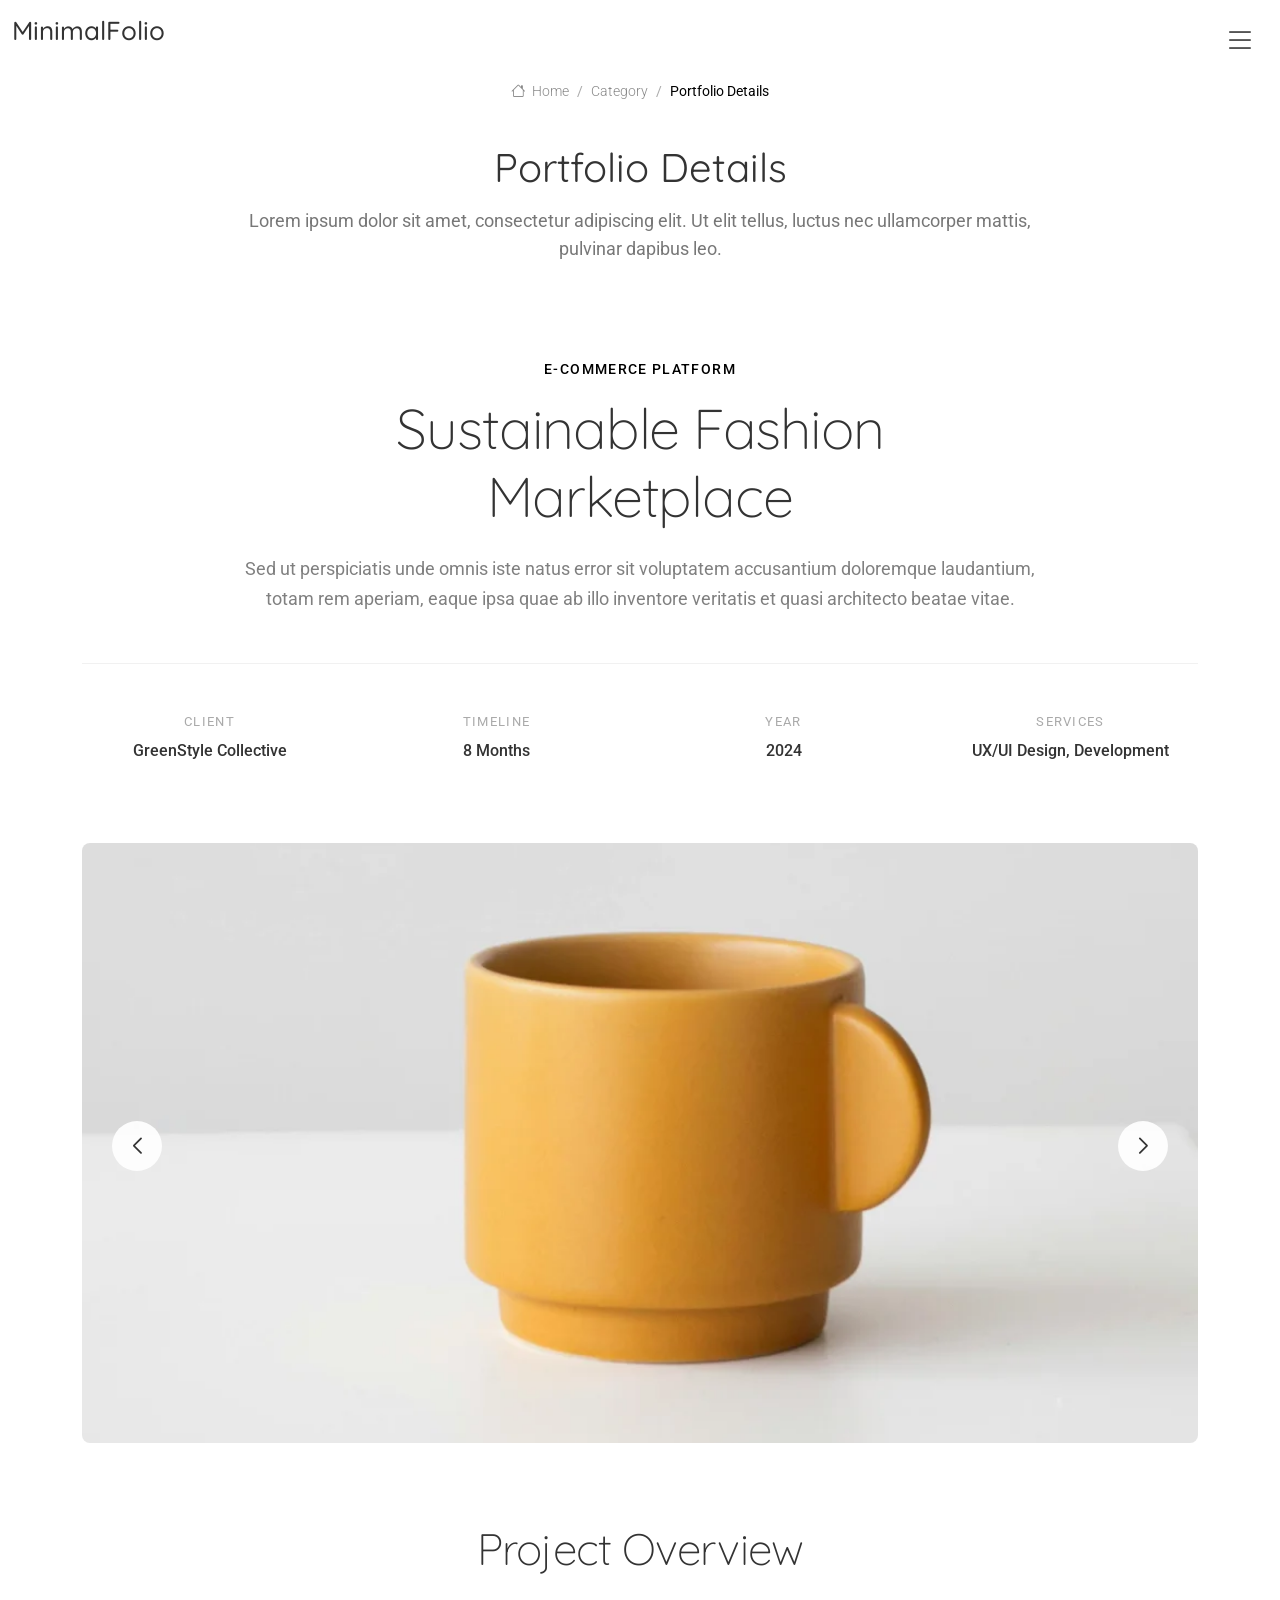
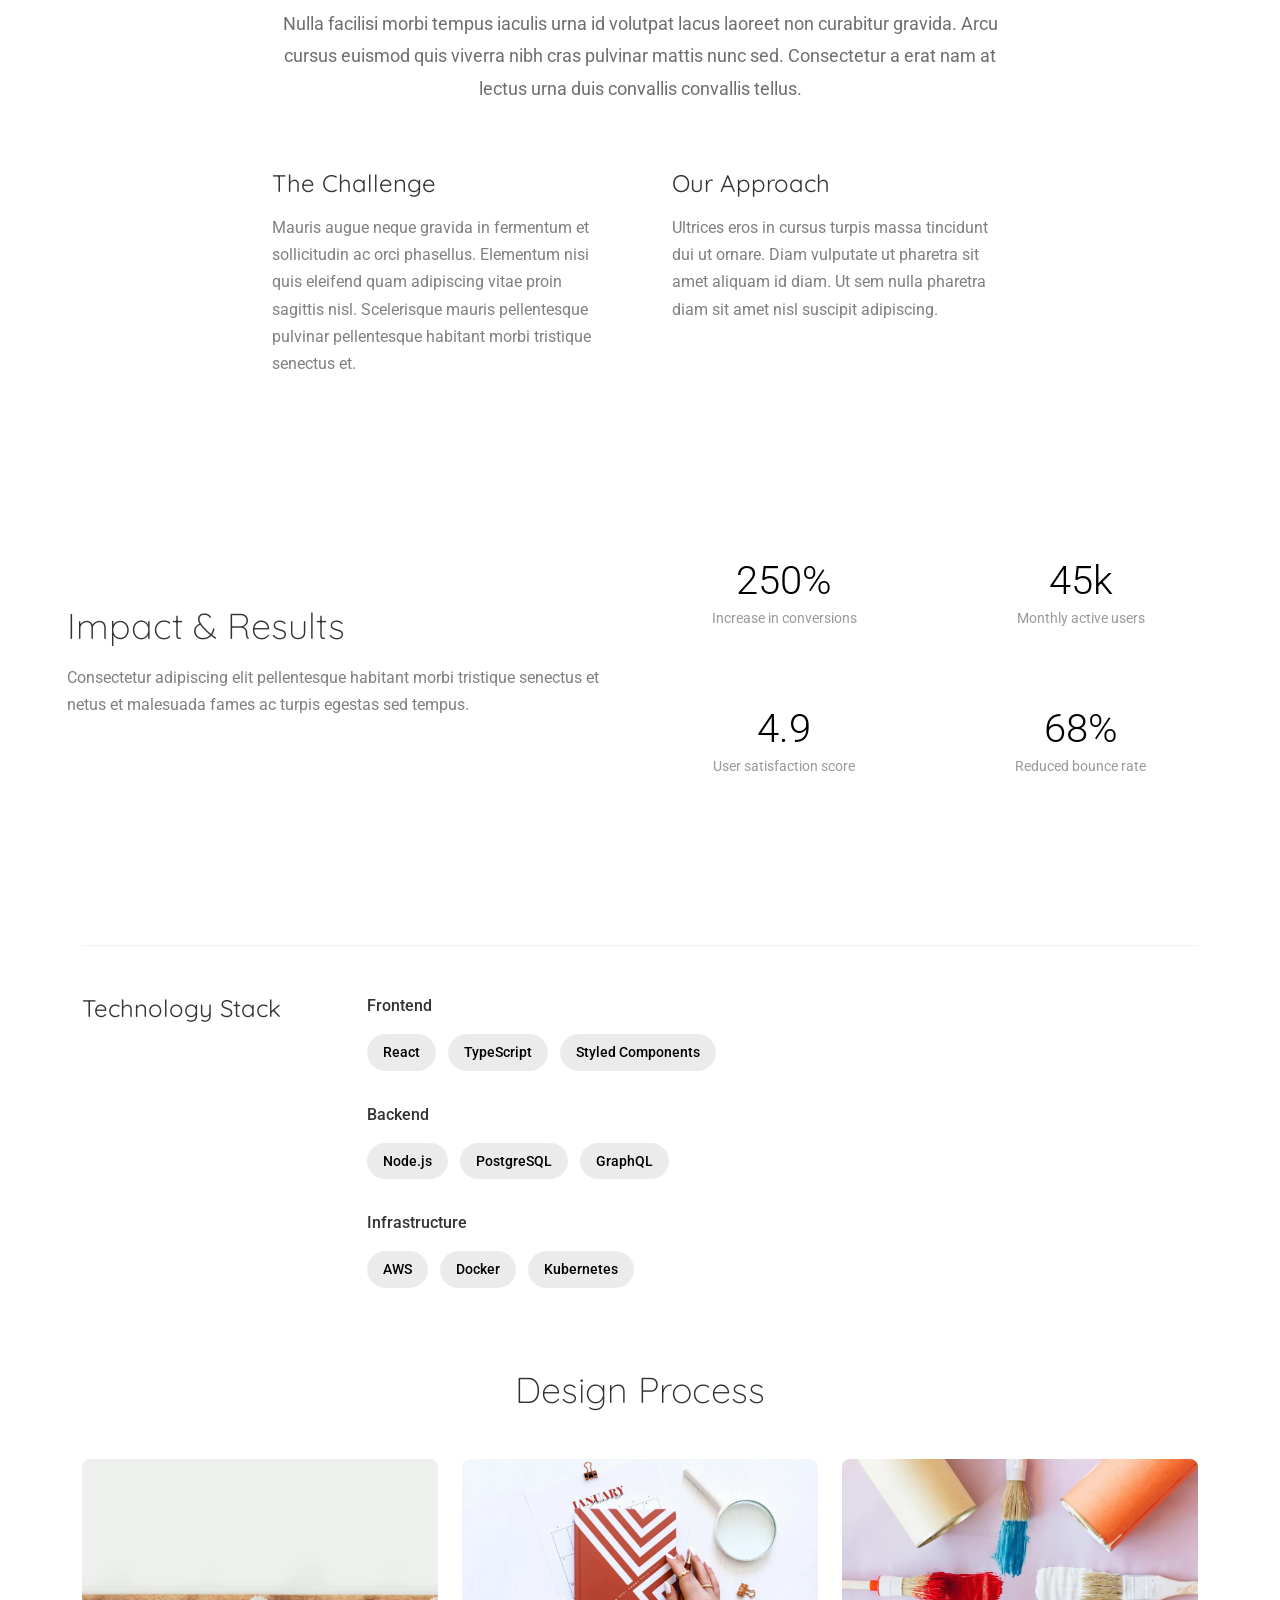
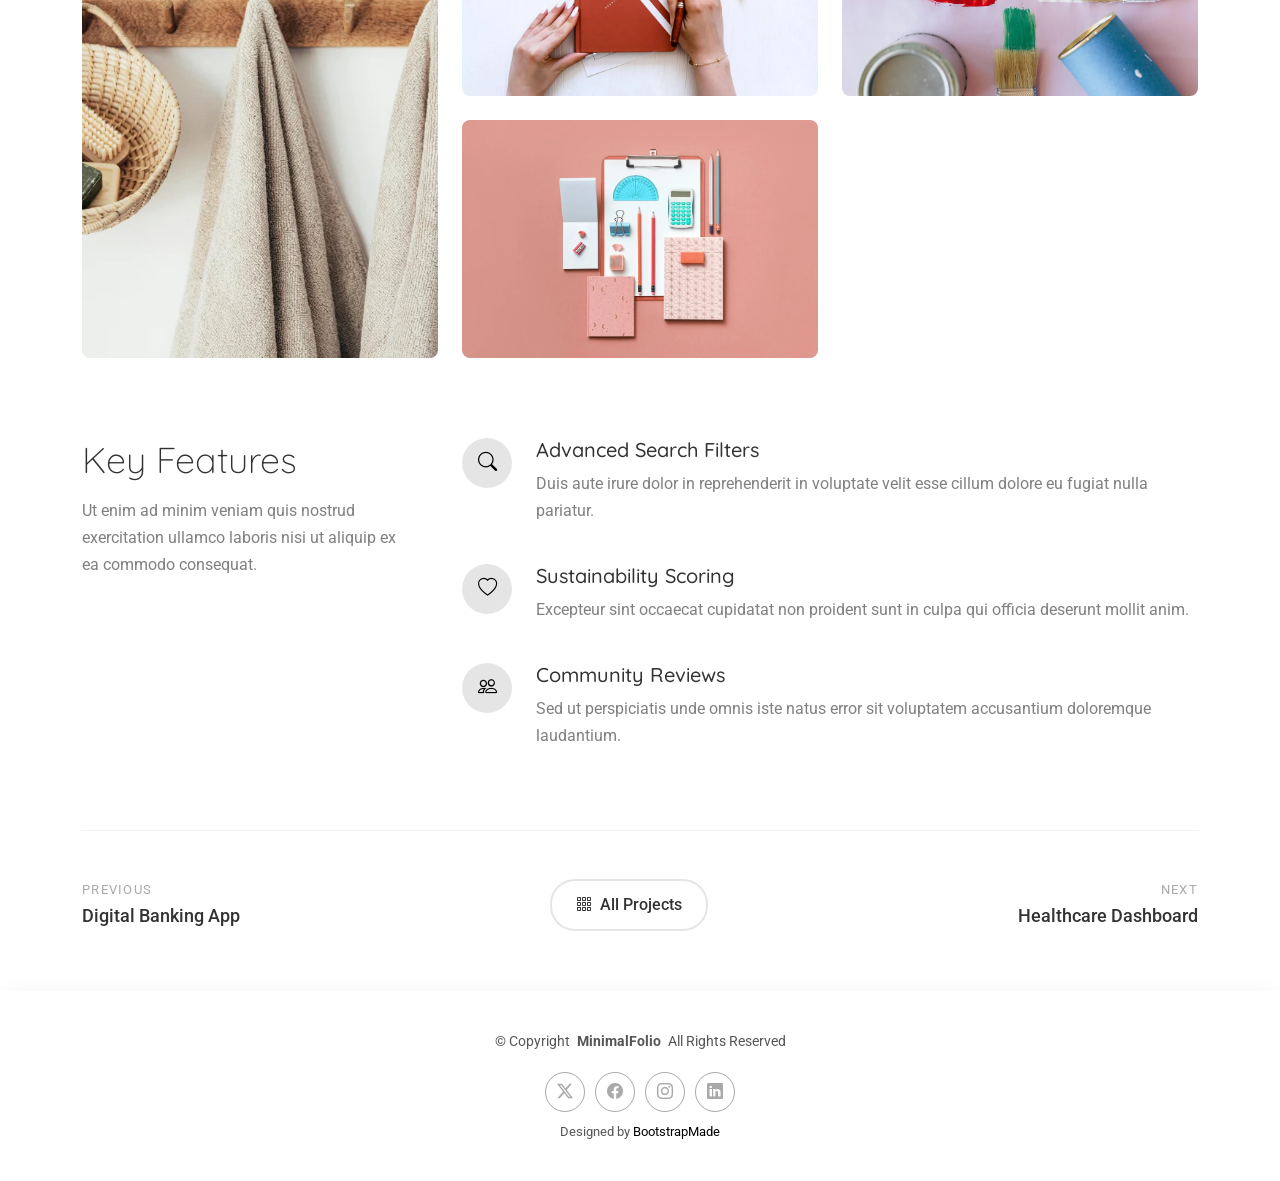
<file: portfolio-details.html>
<!DOCTYPE html>
<html lang="en">

<head>
  <meta charset="utf-8">
  <meta content="width=device-width, initial-scale=1.0" name="viewport">
  <title>Portfolio Details - MinimalFolio Bootstrap Template</title>
  <meta name="description" content="">
  <meta name="keywords" content="">

  <!-- Favicons -->
  <link href="assets/img/favicon.png" rel="icon">
  <link href="assets/img/apple-touch-icon.png" rel="apple-touch-icon">

  <!-- Fonts -->
  <link href="https://fonts.googleapis.com" rel="preconnect">
  <link href="https://fonts.gstatic.com" rel="preconnect" crossorigin>
  <link href="https://fonts.googleapis.com/css2?family=Roboto:ital,wght@0,100;0,300;0,400;0,500;0,700;0,900;1,100;1,300;1,400;1,500;1,700;1,900&family=Raleway:ital,wght@0,100;0,200;0,300;0,400;0,500;0,600;0,700;0,800;0,900;1,100;1,200;1,300;1,400;1,500;1,600;1,700;1,800;1,900&family=Quicksand:wght@300;400;500;600;700&display=swap" rel="stylesheet">

  <!-- Vendor CSS Files -->
  <link href="assets/vendor/bootstrap/css/bootstrap.min.css" rel="stylesheet">
  <link href="assets/vendor/bootstrap-icons/bootstrap-icons.css" rel="stylesheet">
  <link href="assets/vendor/aos/aos.css" rel="stylesheet">
  <link href="assets/vendor/glightbox/css/glightbox.min.css" rel="stylesheet">
  <link href="assets/vendor/swiper/swiper-bundle.min.css" rel="stylesheet">

  <!-- Main CSS File -->
  <link href="assets/css/main.css" rel="stylesheet">

  <!-- =======================================================
  * Template Name: MinimalFolio
  * Template URL: https://bootstrapmade.com/minimalfolio-bootstrap-portfolio-template/
  * Updated: Aug 05 2025 with Bootstrap v5.3.7
  * Author: BootstrapMade.com
  * License: https://bootstrapmade.com/license/
  ======================================================== -->
</head>

<body class="portfolio-details-page">

  <header id="header" class="header d-flex align-items-center position-relative">
    <div class="container-fluid position-relative d-flex align-items-center justify-content-between">

      <a href="index.html" class="logo d-flex align-items-center">
        <!-- Uncomment the line below if you also wish to use an image logo -->
        <!-- <img src="assets/img/logo.webp" alt=""> -->
        <h1 class="sitename">MinimalFolio</h1>
      </a>

      <nav id="navmenu" class="navmenu">
        <ul>
          <li><a href="#hero">Home</a></li>
          <li><a href="#about">About</a></li>
          <li><a href="#resume">Resume</a></li>
          <li><a href="#portfolio">Portfolio</a></li>
          <li><a href="#services">Services</a></li>
          <li class="dropdown"><a href="#"><span>Dropdown</span> <i class="bi bi-chevron-down toggle-dropdown"></i></a>
            <ul>
              <li><a href="#">Dropdown 1</a></li>
              <li class="dropdown"><a href="#"><span>Deep Dropdown</span> <i class="bi bi-chevron-down toggle-dropdown"></i></a>
                <ul>
                  <li><a href="#">Deep Dropdown 1</a></li>
                  <li><a href="#">Deep Dropdown 2</a></li>
                  <li><a href="#">Deep Dropdown 3</a></li>
                  <li><a href="#">Deep Dropdown 4</a></li>
                  <li><a href="#">Deep Dropdown 5</a></li>
                </ul>
              </li>
              <li><a href="#">Dropdown 2</a></li>
              <li><a href="#">Dropdown 3</a></li>
              <li><a href="#">Dropdown 4</a></li>
            </ul>
          </li>
          <li><a href="#contact">Contact</a></li>
        </ul>
        <i class="mobile-nav-toggle d-xl-none bi bi-list"></i>
      </nav>

    </div>
  </header>

  <main class="main">

    <!-- Page Title -->
    <div class="page-title">
      <div class="breadcrumbs">
        <nav aria-label="breadcrumb">
          <ol class="breadcrumb">
            <li class="breadcrumb-item"><a href="#"><i class="bi bi-house"></i> Home</a></li>
            <li class="breadcrumb-item"><a href="#">Category</a></li>
            <li class="breadcrumb-item active current">Portfolio Details</li>
          </ol>
        </nav>
      </div>

      <div class="title-wrapper">
        <h1>Portfolio Details</h1>
        <p>Lorem ipsum dolor sit amet, consectetur adipiscing elit. Ut elit tellus, luctus nec ullamcorper mattis, pulvinar dapibus leo.</p>
      </div>
    </div><!-- End Page Title -->

    <!-- Portfolio Details Section -->
    <section id="portfolio-details" class="portfolio-details section">

      <div class="container" data-aos="fade-up" data-aos-delay="100">

        <div class="project-hero">
          <div class="hero-content" data-aos="fade-up">
            <div class="project-category">E-Commerce Platform</div>
            <h1 class="project-title">Sustainable Fashion Marketplace</h1>
            <p class="project-subtitle">Sed ut perspiciatis unde omnis iste natus error sit voluptatem accusantium doloremque laudantium, totam rem aperiam, eaque ipsa quae ab illo inventore veritatis et quasi architecto beatae vitae.</p>
          </div>

          <div class="project-meta-grid" data-aos="fade-up" data-aos-delay="200">
            <div class="meta-column">
              <div class="meta-label">Client</div>
              <div class="meta-value">GreenStyle Collective</div>
            </div>
            <div class="meta-column">
              <div class="meta-label">Timeline</div>
              <div class="meta-value">8 Months</div>
            </div>
            <div class="meta-column">
              <div class="meta-label">Year</div>
              <div class="meta-value">2024</div>
            </div>
            <div class="meta-column">
              <div class="meta-label">Services</div>
              <div class="meta-value">UX/UI Design, Development</div>
            </div>
          </div>
        </div>

        <div class="visual-showcase" data-aos="zoom-in" data-aos-delay="100">
          <div class="main-visual">
            <div class="portfolio-details-slider swiper init-swiper">
              <script type="application/json" class="swiper-config">
                {
                  "loop": true,
                  "speed": 600,
                  "autoplay": {
                    "delay": 4000
                  },
                  "effect": "creative",
                  "creativeEffect": {
                    "prev": {
                      "shadow": false,
                      "translate": ["-120%", 0, -500]
                    },
                    "next": {
                      "shadow": false,
                      "translate": ["120%", 0, -500]
                    }
                  },
                  "slidesPerView": 1,
                  "navigation": {
                    "nextEl": ".swiper-button-next",
                    "prevEl": ".swiper-button-prev"
                  }
                }
              </script>
              <div class="swiper-wrapper">
                <div class="swiper-slide">
                  <img src="assets/img/portfolio/portfolio-5.webp" alt="Project showcase" class="img-fluid" loading="lazy">
                </div>
                <div class="swiper-slide">
                  <img src="assets/img/portfolio/portfolio-7.webp" alt="Project showcase" class="img-fluid" loading="lazy">
                </div>
                <div class="swiper-slide">
                  <img src="assets/img/portfolio/portfolio-8.webp" alt="Project showcase" class="img-fluid" loading="lazy">
                </div>
              </div>
              <div class="swiper-button-next"></div>
              <div class="swiper-button-prev"></div>
            </div>
          </div>
        </div>

        <div class="content-section">
          <div class="row">
            <div class="col-lg-8 offset-lg-2">
              <div class="project-overview" data-aos="fade-up">
                <h2>Project Overview</h2>
                <p class="overview-text">Nulla facilisi morbi tempus iaculis urna id volutpat lacus laoreet non curabitur gravida. Arcu cursus euismod quis viverra nibh cras pulvinar mattis nunc sed. Consectetur a erat nam at lectus urna duis convallis convallis tellus.</p>

                <div class="challenge-solution">
                  <div class="challenge-block" data-aos="fade-up" data-aos-delay="100">
                    <h3>The Challenge</h3>
                    <p>Mauris augue neque gravida in fermentum et sollicitudin ac orci phasellus. Elementum nisi quis eleifend quam adipiscing vitae proin sagittis nisl. Scelerisque mauris pellentesque pulvinar pellentesque habitant morbi tristique senectus et.</p>
                  </div>

                  <div class="solution-block" data-aos="fade-up" data-aos-delay="200">
                    <h3>Our Approach</h3>
                    <p>Ultrices eros in cursus turpis massa tincidunt dui ut ornare. Diam vulputate ut pharetra sit amet aliquam id diam. Ut sem nulla pharetra diam sit amet nisl suscipit adipiscing.</p>
                  </div>
                </div>
              </div>
            </div>
          </div>
        </div>

        <div class="metrics-showcase" data-aos="fade-up" data-aos-delay="100">
          <div class="row align-items-center">
            <div class="col-lg-6">
              <div class="metrics-content">
                <h3>Impact &amp; Results</h3>
                <p>Consectetur adipiscing elit pellentesque habitant morbi tristique senectus et netus et malesuada fames ac turpis egestas sed tempus.</p>
              </div>
            </div>
            <div class="col-lg-6">
              <div class="metrics-grid">
                <div class="metric-item" data-aos="fade-up" data-aos-delay="200">
                  <div class="metric-number">250%</div>
                  <div class="metric-label">Increase in conversions</div>
                </div>
                <div class="metric-item" data-aos="fade-up" data-aos-delay="250">
                  <div class="metric-number">45k</div>
                  <div class="metric-label">Monthly active users</div>
                </div>
                <div class="metric-item" data-aos="fade-up" data-aos-delay="300">
                  <div class="metric-number">4.9</div>
                  <div class="metric-label">User satisfaction score</div>
                </div>
                <div class="metric-item" data-aos="fade-up" data-aos-delay="350">
                  <div class="metric-number">68%</div>
                  <div class="metric-label">Reduced bounce rate</div>
                </div>
              </div>
            </div>
          </div>
        </div>

        <div class="technology-stack" data-aos="fade-up" data-aos-delay="100">
          <div class="row">
            <div class="col-lg-3">
              <h3>Technology Stack</h3>
            </div>
            <div class="col-lg-9">
              <div class="tech-categories">
                <div class="tech-category" data-aos="fade-up" data-aos-delay="150">
                  <div class="category-title">Frontend</div>
                  <div class="tech-list">
                    <span class="tech-item">React</span>
                    <span class="tech-item">TypeScript</span>
                    <span class="tech-item">Styled Components</span>
                  </div>
                </div>
                <div class="tech-category" data-aos="fade-up" data-aos-delay="200">
                  <div class="category-title">Backend</div>
                  <div class="tech-list">
                    <span class="tech-item">Node.js</span>
                    <span class="tech-item">PostgreSQL</span>
                    <span class="tech-item">GraphQL</span>
                  </div>
                </div>
                <div class="tech-category" data-aos="fade-up" data-aos-delay="250">
                  <div class="category-title">Infrastructure</div>
                  <div class="tech-list">
                    <span class="tech-item">AWS</span>
                    <span class="tech-item">Docker</span>
                    <span class="tech-item">Kubernetes</span>
                  </div>
                </div>
              </div>
            </div>
          </div>
        </div>

        <div class="process-gallery" data-aos="fade-up" data-aos-delay="100">
          <h3>Design Process</h3>
          <div class="gallery-masonry">
            <div class="gallery-item large" data-aos="fade-up" data-aos-delay="150">
              <img src="assets/img/portfolio/portfolio-11.webp" alt="Design process" class="img-fluid glightbox" loading="lazy">
              <div class="gallery-caption">User Research &amp; Personas</div>
            </div>
            <div class="gallery-item" data-aos="fade-up" data-aos-delay="200">
              <img src="assets/img/portfolio/portfolio-12.webp" alt="Design process" class="img-fluid glightbox" loading="lazy">
              <div class="gallery-caption">Wireframes</div>
            </div>
            <div class="gallery-item" data-aos="fade-up" data-aos-delay="250">
              <img src="assets/img/portfolio/portfolio-3.webp" alt="Design process" class="img-fluid glightbox" loading="lazy">
              <div class="gallery-caption">Prototypes</div>
            </div>
            <div class="gallery-item" data-aos="fade-up" data-aos-delay="300">
              <img src="assets/img/portfolio/portfolio-4.webp" alt="Design process" class="img-fluid glightbox" loading="lazy">
              <div class="gallery-caption">Final Design</div>
            </div>
          </div>
        </div>

        <div class="key-features-section" data-aos="fade-up" data-aos-delay="100">
          <div class="row">
            <div class="col-lg-4">
              <div class="features-intro">
                <h3>Key Features</h3>
                <p>Ut enim ad minim veniam quis nostrud exercitation ullamco laboris nisi ut aliquip ex ea commodo consequat.</p>
              </div>
            </div>
            <div class="col-lg-8">
              <div class="features-list">
                <div class="feature-row" data-aos="fade-up" data-aos-delay="150">
                  <div class="feature-icon">
                    <i class="bi bi-search"></i>
                  </div>
                  <div class="feature-content">
                    <h4>Advanced Search Filters</h4>
                    <p>Duis aute irure dolor in reprehenderit in voluptate velit esse cillum dolore eu fugiat nulla pariatur.</p>
                  </div>
                </div>
                <div class="feature-row" data-aos="fade-up" data-aos-delay="200">
                  <div class="feature-icon">
                    <i class="bi bi-heart"></i>
                  </div>
                  <div class="feature-content">
                    <h4>Sustainability Scoring</h4>
                    <p>Excepteur sint occaecat cupidatat non proident sunt in culpa qui officia deserunt mollit anim.</p>
                  </div>
                </div>
                <div class="feature-row" data-aos="fade-up" data-aos-delay="250">
                  <div class="feature-icon">
                    <i class="bi bi-people"></i>
                  </div>
                  <div class="feature-content">
                    <h4>Community Reviews</h4>
                    <p>Sed ut perspiciatis unde omnis iste natus error sit voluptatem accusantium doloremque laudantium.</p>
                  </div>
                </div>
              </div>
            </div>
          </div>
        </div>

        <div class="project-footer" data-aos="fade-up" data-aos-delay="200">
          <div class="footer-navigation">
            <a href="#" class="nav-link prev-project">
              <span class="nav-direction">Previous</span>
              <span class="nav-title">Digital Banking App</span>
            </a>
            <a href="#" class="nav-link all-projects">
              <i class="bi bi-grid-3x3-gap"></i>
              <span>All Projects</span>
            </a>
            <a href="#" class="nav-link next-project">
              <span class="nav-direction">Next</span>
              <span class="nav-title">Healthcare Dashboard</span>
            </a>
          </div>
        </div>

      </div>

    </section><!-- /Portfolio Details Section -->

  </main>

  <footer id="footer" class="footer">

    <div class="container">
      <div class="copyright text-center ">
        <p>© <span>Copyright</span> <strong class="px-1 sitename">MinimalFolio</strong> <span>All Rights Reserved</span></p>
      </div>
      <div class="social-links d-flex justify-content-center">
        <a href=""><i class="bi bi-twitter-x"></i></a>
        <a href=""><i class="bi bi-facebook"></i></a>
        <a href=""><i class="bi bi-instagram"></i></a>
        <a href=""><i class="bi bi-linkedin"></i></a>
      </div>
      <div class="credits">
        <!-- All the links in the footer should remain intact. -->
        <!-- You can delete the links only if you've purchased the pro version. -->
        <!-- Licensing information: https://bootstrapmade.com/license/ -->
        <!-- Purchase the pro version with working PHP/AJAX contact form: [buy-url] -->
        Designed by <a href="https://bootstrapmade.com/">BootstrapMade</a>
      </div>
    </div>

  </footer>

  <!-- Scroll Top -->
  <a href="#" id="scroll-top" class="scroll-top d-flex align-items-center justify-content-center"><i class="bi bi-arrow-up-short"></i></a>

  <!-- Preloader -->
  <div id="preloader">
    <div></div>
    <div></div>
    <div></div>
    <div></div>
  </div>

  <!-- Vendor JS Files -->
  <script src="assets/vendor/bootstrap/js/bootstrap.bundle.min.js"></script>
  <script src="assets/vendor/php-email-form/validate.js"></script>
  <script src="assets/vendor/aos/aos.js"></script>
  <script src="assets/vendor/typed.js/typed.umd.js"></script>
  <script src="assets/vendor/waypoints/noframework.waypoints.js"></script>
  <script src="assets/vendor/imagesloaded/imagesloaded.pkgd.min.js"></script>
  <script src="assets/vendor/isotope-layout/isotope.pkgd.min.js"></script>
  <script src="assets/vendor/glightbox/js/glightbox.min.js"></script>
  <script src="assets/vendor/swiper/swiper-bundle.min.js"></script>

  <!-- Main JS File -->
  <script src="assets/js/main.js"></script>

</body>

</html>
</file>
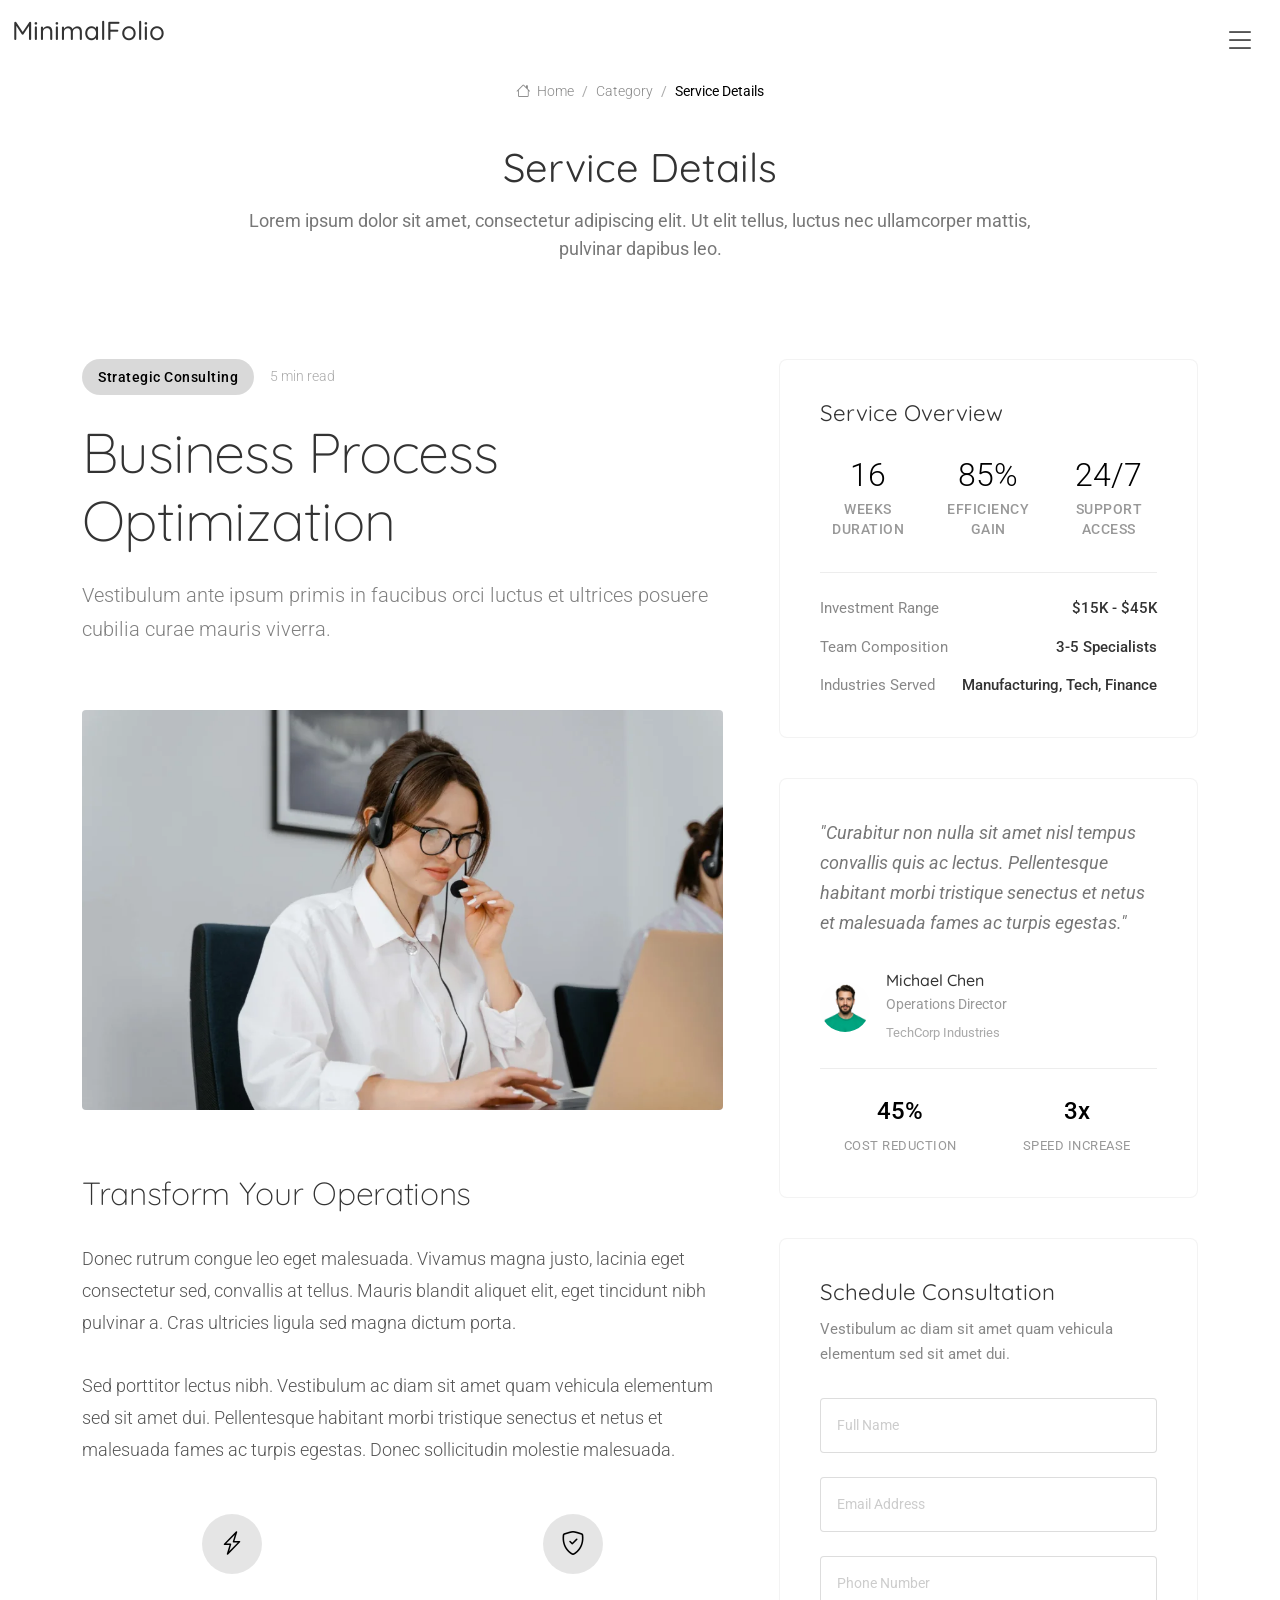
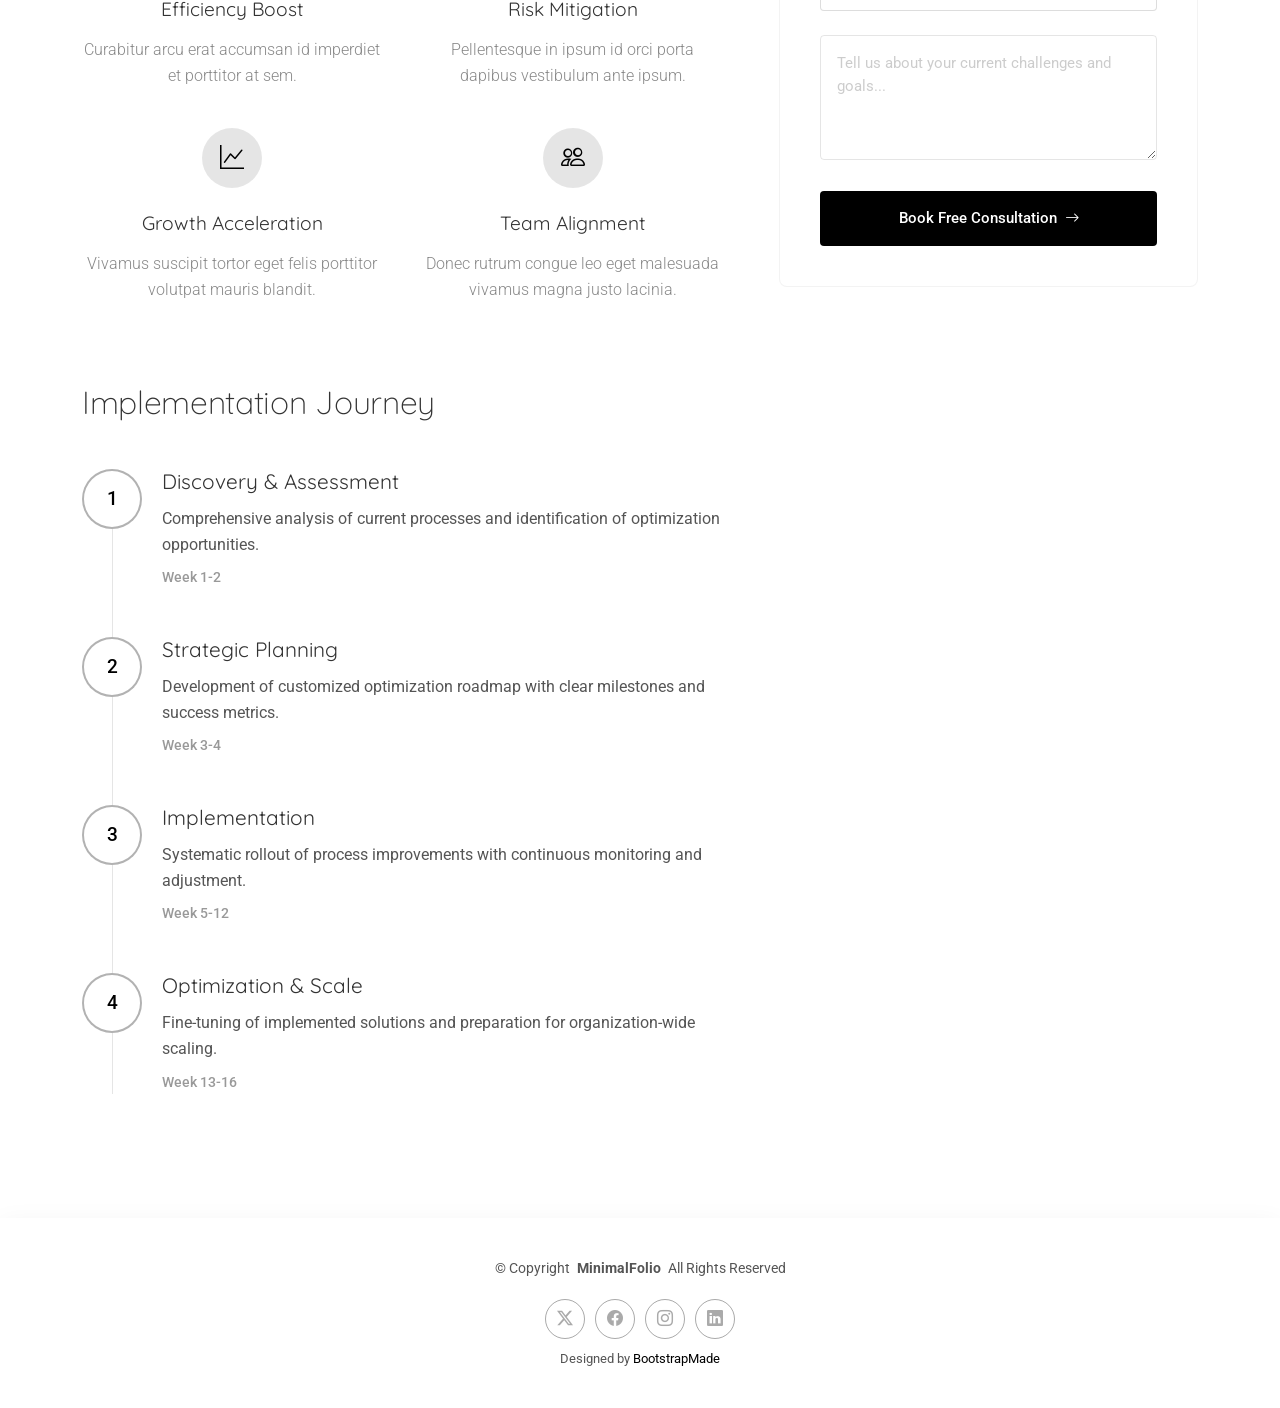
<file: capitulo3/template/MinimalFolio/service-details.html>
<!DOCTYPE html>
<html lang="en">

<head>
  <meta charset="utf-8">
  <meta content="width=device-width, initial-scale=1.0" name="viewport">
  <title>Service Details - MinimalFolio Bootstrap Template</title>
  <meta name="description" content="">
  <meta name="keywords" content="">

  <!-- Favicons -->
  <link href="assets/img/favicon.png" rel="icon">
  <link href="assets/img/apple-touch-icon.png" rel="apple-touch-icon">

  <!-- Fonts -->
  <link href="https://fonts.googleapis.com" rel="preconnect">
  <link href="https://fonts.gstatic.com" rel="preconnect" crossorigin>
  <link href="https://fonts.googleapis.com/css2?family=Roboto:ital,wght@0,100;0,300;0,400;0,500;0,700;0,900;1,100;1,300;1,400;1,500;1,700;1,900&family=Raleway:ital,wght@0,100;0,200;0,300;0,400;0,500;0,600;0,700;0,800;0,900;1,100;1,200;1,300;1,400;1,500;1,600;1,700;1,800;1,900&family=Quicksand:wght@300;400;500;600;700&display=swap" rel="stylesheet">

  <!-- Vendor CSS Files -->
  <link href="assets/vendor/bootstrap/css/bootstrap.min.css" rel="stylesheet">
  <link href="assets/vendor/bootstrap-icons/bootstrap-icons.css" rel="stylesheet">
  <link href="assets/vendor/aos/aos.css" rel="stylesheet">
  <link href="assets/vendor/glightbox/css/glightbox.min.css" rel="stylesheet">
  <link href="assets/vendor/swiper/swiper-bundle.min.css" rel="stylesheet">

  <!-- Main CSS File -->
  <link href="assets/css/main.css" rel="stylesheet">

  <!-- =======================================================
  * Template Name: MinimalFolio
  * Template URL: https://bootstrapmade.com/minimalfolio-bootstrap-portfolio-template/
  * Updated: Aug 05 2025 with Bootstrap v5.3.7
  * Author: BootstrapMade.com
  * License: https://bootstrapmade.com/license/
  ======================================================== -->
</head>

<body class="service-details-page">

  <header id="header" class="header d-flex align-items-center position-relative">
    <div class="container-fluid position-relative d-flex align-items-center justify-content-between">

      <a href="index.html" class="logo d-flex align-items-center">
        <!-- Uncomment the line below if you also wish to use an image logo -->
        <!-- <img src="assets/img/logo.webp" alt=""> -->
        <h1 class="sitename">MinimalFolio</h1>
      </a>

      <nav id="navmenu" class="navmenu">
        <ul>
          <li><a href="#hero">Home</a></li>
          <li><a href="#about">About</a></li>
          <li><a href="#resume">Resume</a></li>
          <li><a href="#portfolio">Portfolio</a></li>
          <li><a href="#services">Services</a></li>
          <li class="dropdown"><a href="#"><span>Dropdown</span> <i class="bi bi-chevron-down toggle-dropdown"></i></a>
            <ul>
              <li><a href="#">Dropdown 1</a></li>
              <li class="dropdown"><a href="#"><span>Deep Dropdown</span> <i class="bi bi-chevron-down toggle-dropdown"></i></a>
                <ul>
                  <li><a href="#">Deep Dropdown 1</a></li>
                  <li><a href="#">Deep Dropdown 2</a></li>
                  <li><a href="#">Deep Dropdown 3</a></li>
                  <li><a href="#">Deep Dropdown 4</a></li>
                  <li><a href="#">Deep Dropdown 5</a></li>
                </ul>
              </li>
              <li><a href="#">Dropdown 2</a></li>
              <li><a href="#">Dropdown 3</a></li>
              <li><a href="#">Dropdown 4</a></li>
            </ul>
          </li>
          <li><a href="#contact">Contact</a></li>
        </ul>
        <i class="mobile-nav-toggle d-xl-none bi bi-list"></i>
      </nav>

    </div>
  </header>

  <main class="main">

    <!-- Page Title -->
    <div class="page-title">
      <div class="breadcrumbs">
        <nav aria-label="breadcrumb">
          <ol class="breadcrumb">
            <li class="breadcrumb-item"><a href="#"><i class="bi bi-house"></i> Home</a></li>
            <li class="breadcrumb-item"><a href="#">Category</a></li>
            <li class="breadcrumb-item active current">Service Details</li>
          </ol>
        </nav>
      </div>

      <div class="title-wrapper">
        <h1>Service Details</h1>
        <p>Lorem ipsum dolor sit amet, consectetur adipiscing elit. Ut elit tellus, luctus nec ullamcorper mattis, pulvinar dapibus leo.</p>
      </div>
    </div><!-- End Page Title -->

    <!-- Service Details Section -->
    <section id="service-details" class="service-details section">

      <div class="container" data-aos="fade-up" data-aos-delay="100">

        <div class="row">

          <!-- Main Content Area -->
          <div class="col-lg-7">

            <!-- Hero Service Introduction -->
            <div class="service-hero" data-aos="fade-up" data-aos-delay="100">
              <div class="service-meta">
                <span class="service-category">Strategic Consulting</span>
                <span class="reading-time">5 min read</span>
              </div>
              <h1>Business Process Optimization</h1>
              <p class="service-description">Vestibulum ante ipsum primis in faucibus orci luctus et ultrices posuere cubilia curae mauris viverra.</p>
            </div>

            <!-- Service Visual -->
            <div class="service-visual" data-aos="zoom-in" data-aos-delay="200">
              <img src="assets/img/services/services-7.webp" alt="Business Process Optimization" class="img-fluid">
            </div>

            <!-- Service Content -->
            <div class="service-narrative" data-aos="fade-up" data-aos-delay="300">
              <h3>Transform Your Operations</h3>
              <p>Donec rutrum congue leo eget malesuada. Vivamus magna justo, lacinia eget consectetur sed, convallis at tellus. Mauris blandit aliquet elit, eget tincidunt nibh pulvinar a. Cras ultricies ligula sed magna dictum porta.</p>

              <p>Sed porttitor lectus nibh. Vestibulum ac diam sit amet quam vehicula elementum sed sit amet dui. Pellentesque habitant morbi tristique senectus et netus et malesuada fames ac turpis egestas. Donec sollicitudin molestie malesuada.</p>

              <!-- Key Benefits Grid -->
              <div class="benefits-grid" data-aos="fade-up" data-aos-delay="400">
                <div class="benefit-card">
                  <div class="benefit-icon">
                    <i class="bi bi-lightning-charge"></i>
                  </div>
                  <h4>Efficiency Boost</h4>
                  <p>Curabitur arcu erat accumsan id imperdiet et porttitor at sem.</p>
                </div>

                <div class="benefit-card">
                  <div class="benefit-icon">
                    <i class="bi bi-shield-check"></i>
                  </div>
                  <h4>Risk Mitigation</h4>
                  <p>Pellentesque in ipsum id orci porta dapibus vestibulum ante ipsum.</p>
                </div>

                <div class="benefit-card">
                  <div class="benefit-icon">
                    <i class="bi bi-graph-up"></i>
                  </div>
                  <h4>Growth Acceleration</h4>
                  <p>Vivamus suscipit tortor eget felis porttitor volutpat mauris blandit.</p>
                </div>

                <div class="benefit-card">
                  <div class="benefit-icon">
                    <i class="bi bi-people"></i>
                  </div>
                  <h4>Team Alignment</h4>
                  <p>Donec rutrum congue leo eget malesuada vivamus magna justo lacinia.</p>
                </div>
              </div>

            </div>

            <!-- Implementation Timeline -->
            <div class="timeline-section" data-aos="fade-up" data-aos-delay="500">
              <h3>Implementation Journey</h3>
              <div class="timeline">
                <div class="timeline-item">
                  <div class="timeline-marker">
                    <span>1</span>
                  </div>
                  <div class="timeline-content">
                    <h4>Discovery &amp; Assessment</h4>
                    <p>Comprehensive analysis of current processes and identification of optimization opportunities.</p>
                    <small>Week 1-2</small>
                  </div>
                </div>

                <div class="timeline-item">
                  <div class="timeline-marker">
                    <span>2</span>
                  </div>
                  <div class="timeline-content">
                    <h4>Strategic Planning</h4>
                    <p>Development of customized optimization roadmap with clear milestones and success metrics.</p>
                    <small>Week 3-4</small>
                  </div>
                </div>

                <div class="timeline-item">
                  <div class="timeline-marker">
                    <span>3</span>
                  </div>
                  <div class="timeline-content">
                    <h4>Implementation</h4>
                    <p>Systematic rollout of process improvements with continuous monitoring and adjustment.</p>
                    <small>Week 5-12</small>
                  </div>
                </div>

                <div class="timeline-item">
                  <div class="timeline-marker">
                    <span>4</span>
                  </div>
                  <div class="timeline-content">
                    <h4>Optimization &amp; Scale</h4>
                    <p>Fine-tuning of implemented solutions and preparation for organization-wide scaling.</p>
                    <small>Week 13-16</small>
                  </div>
                </div>
              </div>
            </div>

          </div><!-- End Main Content -->

          <!-- Service Sidebar -->
          <div class="col-lg-5">
            <div class="service-sidebar" data-aos="fade-up" data-aos-delay="200">

              <!-- Service Overview Card -->
              <div class="overview-card">
                <div class="overview-header">
                  <h4>Service Overview</h4>
                </div>
                <div class="overview-stats">
                  <div class="stat-item">
                    <div class="stat-number">16</div>
                    <div class="stat-label">Weeks Duration</div>
                  </div>
                  <div class="stat-item">
                    <div class="stat-number">85%</div>
                    <div class="stat-label">Efficiency Gain</div>
                  </div>
                  <div class="stat-item">
                    <div class="stat-number">24/7</div>
                    <div class="stat-label">Support Access</div>
                  </div>
                </div>

                <div class="overview-details">
                  <div class="detail-row">
                    <span class="detail-label">Investment Range</span>
                    <span class="detail-value">$15K - $45K</span>
                  </div>
                  <div class="detail-row">
                    <span class="detail-label">Team Composition</span>
                    <span class="detail-value">3-5 Specialists</span>
                  </div>
                  <div class="detail-row">
                    <span class="detail-label">Industries Served</span>
                    <span class="detail-value">Manufacturing, Tech, Finance</span>
                  </div>
                </div>
              </div>

              <!-- Client Success Story -->
              <div class="success-story">
                <div class="story-quote">
                  <p>"Curabitur non nulla sit amet nisl tempus convallis quis ac lectus. Pellentesque habitant morbi tristique senectus et netus et malesuada fames ac turpis egestas."</p>
                </div>
                <div class="story-author">
                  <img src="assets/img/person/person-m-8.webp" alt="Michael Chen" class="author-avatar">
                  <div class="author-details">
                    <h5>Michael Chen</h5>
                    <span>Operations Director</span>
                    <small>TechCorp Industries</small>
                  </div>
                </div>
                <div class="story-metrics">
                  <div class="metric">
                    <span class="metric-value">45%</span>
                    <span class="metric-label">Cost Reduction</span>
                  </div>
                  <div class="metric">
                    <span class="metric-value">3x</span>
                    <span class="metric-label">Speed Increase</span>
                  </div>
                </div>
              </div>

              <!-- Consultation Form -->
              <div class="consultation-form">
                <div class="form-header">
                  <h4>Schedule Consultation</h4>
                  <p>Vestibulum ac diam sit amet quam vehicula elementum sed sit amet dui.</p>
                </div>

                <form action="forms/consultation.php" method="post" class="php-email-form">
                  <div class="form-group">
                    <input type="text" name="name" class="form-input" placeholder="Full Name" required="">
                  </div>

                  <div class="form-group">
                    <input type="email" name="email" class="form-input" placeholder="Email Address" required="">
                  </div>

                  <div class="form-group">
                    <input type="tel" name="phone" class="form-input" placeholder="Phone Number">
                  </div>

                  <input type="hidden" name="subject" value="Business Process Optimization Consultation">

                  <div class="form-group">
                    <textarea name="message" class="form-input" rows="4" placeholder="Tell us about your current challenges and goals..." required=""></textarea>
                  </div>

                  <div class="loading">Loading</div>
                  <div class="error-message"></div>
                  <div class="sent-message">Your consultation request has been sent. Thank you!</div>

                  <button type="submit" class="btn-consultation">
                    <span>Book Free Consultation</span>
                    <i class="bi bi-arrow-right"></i>
                  </button>
                </form>
              </div>

            </div>
          </div><!-- End Sidebar -->

        </div>

      </div>

    </section><!-- /Service Details Section -->

  </main>

  <footer id="footer" class="footer">

    <div class="container">
      <div class="copyright text-center ">
        <p>© <span>Copyright</span> <strong class="px-1 sitename">MinimalFolio</strong> <span>All Rights Reserved</span></p>
      </div>
      <div class="social-links d-flex justify-content-center">
        <a href=""><i class="bi bi-twitter-x"></i></a>
        <a href=""><i class="bi bi-facebook"></i></a>
        <a href=""><i class="bi bi-instagram"></i></a>
        <a href=""><i class="bi bi-linkedin"></i></a>
      </div>
      <div class="credits">
        <!-- All the links in the footer should remain intact. -->
        <!-- You can delete the links only if you've purchased the pro version. -->
        <!-- Licensing information: https://bootstrapmade.com/license/ -->
        <!-- Purchase the pro version with working PHP/AJAX contact form: [buy-url] -->
        Designed by <a href="https://bootstrapmade.com/">BootstrapMade</a>
      </div>
    </div>

  </footer>

  <!-- Scroll Top -->
  <a href="#" id="scroll-top" class="scroll-top d-flex align-items-center justify-content-center"><i class="bi bi-arrow-up-short"></i></a>

  <!-- Preloader -->
  <div id="preloader">
    <div></div>
    <div></div>
    <div></div>
    <div></div>
  </div>

  <!-- Vendor JS Files -->
  <script src="assets/vendor/bootstrap/js/bootstrap.bundle.min.js"></script>
  <script src="assets/vendor/php-email-form/validate.js"></script>
  <script src="assets/vendor/aos/aos.js"></script>
  <script src="assets/vendor/typed.js/typed.umd.js"></script>
  <script src="assets/vendor/waypoints/noframework.waypoints.js"></script>
  <script src="assets/vendor/imagesloaded/imagesloaded.pkgd.min.js"></script>
  <script src="assets/vendor/isotope-layout/isotope.pkgd.min.js"></script>
  <script src="assets/vendor/glightbox/js/glightbox.min.js"></script>
  <script src="assets/vendor/swiper/swiper-bundle.min.js"></script>

  <!-- Main JS File -->
  <script src="assets/js/main.js"></script>

</body>

</html>
</file>
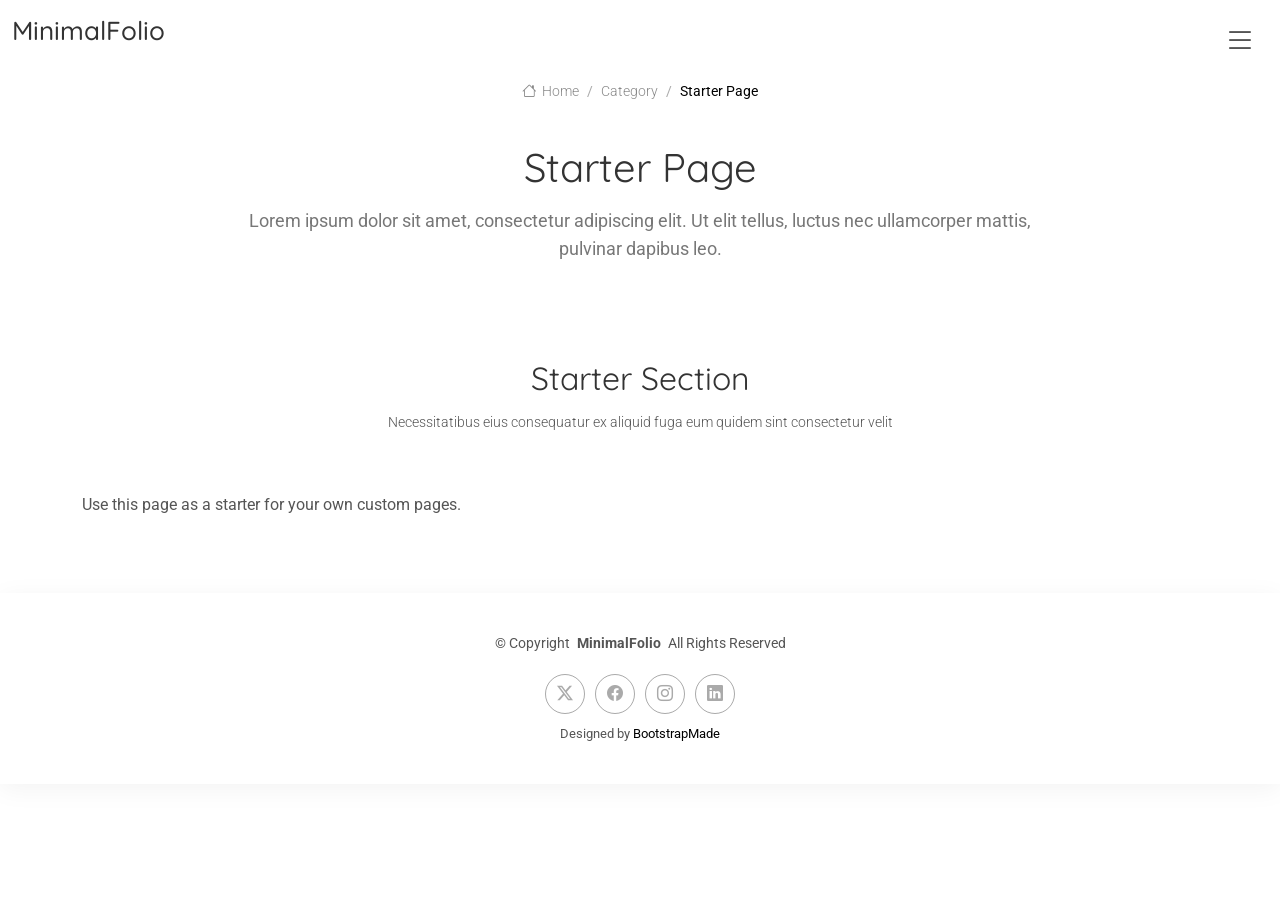
<file: capitulo3/template/MinimalFolio/starter-page.html>
<!DOCTYPE html>
<html lang="en">

<head>
  <meta charset="utf-8">
  <meta content="width=device-width, initial-scale=1.0" name="viewport">
  <title>Starter Page - MinimalFolio Bootstrap Template</title>
  <meta name="description" content="">
  <meta name="keywords" content="">

  <!-- Favicons -->
  <link href="assets/img/favicon.png" rel="icon">
  <link href="assets/img/apple-touch-icon.png" rel="apple-touch-icon">

  <!-- Fonts -->
  <link href="https://fonts.googleapis.com" rel="preconnect">
  <link href="https://fonts.gstatic.com" rel="preconnect" crossorigin>
  <link href="https://fonts.googleapis.com/css2?family=Roboto:ital,wght@0,100;0,300;0,400;0,500;0,700;0,900;1,100;1,300;1,400;1,500;1,700;1,900&family=Raleway:ital,wght@0,100;0,200;0,300;0,400;0,500;0,600;0,700;0,800;0,900;1,100;1,200;1,300;1,400;1,500;1,600;1,700;1,800;1,900&family=Quicksand:wght@300;400;500;600;700&display=swap" rel="stylesheet">

  <!-- Vendor CSS Files -->
  <link href="assets/vendor/bootstrap/css/bootstrap.min.css" rel="stylesheet">
  <link href="assets/vendor/bootstrap-icons/bootstrap-icons.css" rel="stylesheet">
  <link href="assets/vendor/aos/aos.css" rel="stylesheet">
  <link href="assets/vendor/glightbox/css/glightbox.min.css" rel="stylesheet">
  <link href="assets/vendor/swiper/swiper-bundle.min.css" rel="stylesheet">

  <!-- Main CSS File -->
  <link href="assets/css/main.css" rel="stylesheet">

  <!-- =======================================================
  * Template Name: MinimalFolio
  * Template URL: https://bootstrapmade.com/minimalfolio-bootstrap-portfolio-template/
  * Updated: Aug 05 2025 with Bootstrap v5.3.7
  * Author: BootstrapMade.com
  * License: https://bootstrapmade.com/license/
  ======================================================== -->
</head>

<body class="starter-page-page">

  <header id="header" class="header d-flex align-items-center position-relative">
    <div class="container-fluid position-relative d-flex align-items-center justify-content-between">

      <a href="index.html" class="logo d-flex align-items-center">
        <!-- Uncomment the line below if you also wish to use an image logo -->
        <!-- <img src="assets/img/logo.webp" alt=""> -->
        <h1 class="sitename">MinimalFolio</h1>
      </a>

      <nav id="navmenu" class="navmenu">
        <ul>
          <li><a href="#hero">Home</a></li>
          <li><a href="#about">About</a></li>
          <li><a href="#resume">Resume</a></li>
          <li><a href="#portfolio">Portfolio</a></li>
          <li><a href="#services">Services</a></li>
          <li class="dropdown"><a href="#"><span>Dropdown</span> <i class="bi bi-chevron-down toggle-dropdown"></i></a>
            <ul>
              <li><a href="#">Dropdown 1</a></li>
              <li class="dropdown"><a href="#"><span>Deep Dropdown</span> <i class="bi bi-chevron-down toggle-dropdown"></i></a>
                <ul>
                  <li><a href="#">Deep Dropdown 1</a></li>
                  <li><a href="#">Deep Dropdown 2</a></li>
                  <li><a href="#">Deep Dropdown 3</a></li>
                  <li><a href="#">Deep Dropdown 4</a></li>
                  <li><a href="#">Deep Dropdown 5</a></li>
                </ul>
              </li>
              <li><a href="#">Dropdown 2</a></li>
              <li><a href="#">Dropdown 3</a></li>
              <li><a href="#">Dropdown 4</a></li>
            </ul>
          </li>
          <li><a href="#contact">Contact</a></li>
        </ul>
        <i class="mobile-nav-toggle d-xl-none bi bi-list"></i>
      </nav>

    </div>
  </header>

  <main class="main">

    <!-- Page Title -->
    <div class="page-title">
      <div class="breadcrumbs">
        <nav aria-label="breadcrumb">
          <ol class="breadcrumb">
            <li class="breadcrumb-item"><a href="#"><i class="bi bi-house"></i> Home</a></li>
            <li class="breadcrumb-item"><a href="#">Category</a></li>
            <li class="breadcrumb-item active current">Starter Page</li>
          </ol>
        </nav>
      </div>

      <div class="title-wrapper">
        <h1>Starter Page</h1>
        <p>Lorem ipsum dolor sit amet, consectetur adipiscing elit. Ut elit tellus, luctus nec ullamcorper mattis, pulvinar dapibus leo.</p>
      </div>
    </div><!-- End Page Title -->

    <!-- Starter Section Section -->
    <section id="starter-section" class="starter-section section">

      <!-- Section Title -->
      <div class="container section-title" data-aos="fade-up">
        <h2>Starter Section</h2>
        <p>Necessitatibus eius consequatur ex aliquid fuga eum quidem sint consectetur velit</p>
      </div><!-- End Section Title -->

      <div class="container" data-aos="fade-up">
        <p>Use this page as a starter for your own custom pages.</p>
      </div>

    </section><!-- /Starter Section Section -->

  </main>

  <footer id="footer" class="footer">

    <div class="container">
      <div class="copyright text-center ">
        <p>© <span>Copyright</span> <strong class="px-1 sitename">MinimalFolio</strong> <span>All Rights Reserved</span></p>
      </div>
      <div class="social-links d-flex justify-content-center">
        <a href=""><i class="bi bi-twitter-x"></i></a>
        <a href=""><i class="bi bi-facebook"></i></a>
        <a href=""><i class="bi bi-instagram"></i></a>
        <a href=""><i class="bi bi-linkedin"></i></a>
      </div>
      <div class="credits">
        <!-- All the links in the footer should remain intact. -->
        <!-- You can delete the links only if you've purchased the pro version. -->
        <!-- Licensing information: https://bootstrapmade.com/license/ -->
        <!-- Purchase the pro version with working PHP/AJAX contact form: [buy-url] -->
        Designed by <a href="https://bootstrapmade.com/">BootstrapMade</a>
      </div>
    </div>

  </footer>

  <!-- Scroll Top -->
  <a href="#" id="scroll-top" class="scroll-top d-flex align-items-center justify-content-center"><i class="bi bi-arrow-up-short"></i></a>

  <!-- Preloader -->
  <div id="preloader">
    <div></div>
    <div></div>
    <div></div>
    <div></div>
  </div>

  <!-- Vendor JS Files -->
  <script src="assets/vendor/bootstrap/js/bootstrap.bundle.min.js"></script>
  <script src="assets/vendor/php-email-form/validate.js"></script>
  <script src="assets/vendor/aos/aos.js"></script>
  <script src="assets/vendor/typed.js/typed.umd.js"></script>
  <script src="assets/vendor/waypoints/noframework.waypoints.js"></script>
  <script src="assets/vendor/imagesloaded/imagesloaded.pkgd.min.js"></script>
  <script src="assets/vendor/isotope-layout/isotope.pkgd.min.js"></script>
  <script src="assets/vendor/glightbox/js/glightbox.min.js"></script>
  <script src="assets/vendor/swiper/swiper-bundle.min.js"></script>

  <!-- Main JS File -->
  <script src="assets/js/main.js"></script>

</body>

</html>
</file>
<file: style.css>
body {
    margin: 0;
    font-family: Georgia, "Times New Roman", serif;
    background-color: #f4f6f8;
    color: #222;
}

header {
    background-color: #0b1f3a;
    color: white;
    padding: 40px 20px;
    text-align: center;
}

header h1 {
    margin: 0;
    font-size: 36px;
    letter-spacing: 1px;
}

header p {
    margin-top: 10px;
    font-size: 18px;
    opacity: 0.85;
}

main {
    max-width: 1000px;
    margin: 50px auto;
    padding: 0 20px;
}

.card {
    background: white;
    padding: 30px;
    border-radius: 6px;
    box-shadow: 0 5px 15px rgba(0,0,0,0.05);
    margin-bottom: 50px;
}

.card h2 {
    margin-top: 0;
    color: #0b1f3a;
}

.chapters h2 {
    color: #0b1f3a;
}

.chapter-grid {
    display: grid;
    grid-template-columns: repeat(auto-fit, minmax(200px, 1fr));
    gap: 20px;
    margin-top: 20px;
}

.chapter-btn {
    display: block;
    text-align: center;
    padding: 20px;
    background-color: #13294b;
    color: white;
    text-decoration: none;
    border-radius: 5px;
    transition: 0.3s;
    font-size: 18px;
}

.chapter-btn strong {
    display: block;
    font-size: 19px;
}

.chapter-btn span {
    display: block;
    margin-top: 8px;
    font-size: 14px;
    font-weight: normal;
    opacity: 0.85;
}

.chapter-btn:hover {
    background-color: #1f3d6d;
}

footer {
    text-align: center;
    padding: 30px;
    background-color: #0b1f3a;
    color: white;
    margin-top: 60px;
}

footer a {
    color: #9ecbff;
    text-decoration: none;
}

footer a:hover {
    text-decoration: underline;
}
</file>
<file: capitulo3/template/MinimalFolio/assets/css/main.css>
/**
* Template Name: MinimalFolio
* Template URL: https://bootstrapmade.com/minimalfolio-bootstrap-portfolio-template/
* Updated: Aug 05 2025 with Bootstrap v5.3.7
* Author: BootstrapMade.com
* License: https://bootstrapmade.com/license/
*/

/*--------------------------------------------------------------
# Font & Color Variables
# Help: https://bootstrapmade.com/color-system/
--------------------------------------------------------------*/
/* Fonts */
:root {
  --default-font: "Roboto",  system-ui, -apple-system, "Segoe UI", Roboto, "Helvetica Neue", Arial, "Noto Sans", "Liberation Sans", sans-serif, "Apple Color Emoji", "Segoe UI Emoji", "Segoe UI Symbol", "Noto Color Emoji";
  --heading-font: "Quicksand",  sans-serif;
  --nav-font: "Raleway",  sans-serif;
}

/* Global Colors - The following color variables are used throughout the website. Updating them here will change the color scheme of the entire website */
:root { 
  --background-color: #ffffff; /* Background color for the entire website, including individual sections */
  --default-color: #555555; /* Default color used for the majority of the text content across the entire website */
  --heading-color: #333333; /* Color for headings, subheadings and title throughout the website */
  --accent-color: #000000; /* Accent color that represents your brand on the website. It's used for buttons, links, and other elements that need to stand out */
  --surface-color: #ffffff; /* The surface color is used as a background of boxed elements within sections, such as cards, icon boxes, or other elements that require a visual separation from the global background. */
  --contrast-color: #ffffff; /* Contrast color for text, ensuring readability against backgrounds of accent, heading, or default colors. */
}

/* Nav Menu Colors - The following color variables are used specifically for the navigation menu. They are separate from the global colors to allow for more customization options */
:root {
  --nav-color: #555555;  /* The default color of the main navmenu links */
  --nav-hover-color: #000000; /* Applied to main navmenu links when they are hovered over or active */
  --nav-mobile-background-color: #fafafa; /* Used as the background color for mobile navigation menu */
  --nav-dropdown-background-color: #ffffff; /* Used as the background color for dropdown items that appear when hovering over primary navigation items */
  --nav-dropdown-color: #8f8f8f; /* Used for navigation links of the dropdown items in the navigation menu. */
  --nav-dropdown-hover-color: #000000; /* Similar to --nav-hover-color, this color is applied to dropdown navigation links when they are hovered over. */
}

/* Color Presets - These classes override global colors when applied to any section or element, providing reuse of the sam color scheme. */

.light-background {
  --background-color: #fafafa;
  --surface-color: #ffffff;
}

.dark-background {
  --background-color: #060606;
  --default-color: #ffffff;
  --heading-color: #ffffff;
  --surface-color: #252525;
  --contrast-color: #ffffff;
}

/* Smooth scroll */
:root {
  scroll-behavior: smooth;
}

/*--------------------------------------------------------------
# General Styling & Shared Classes
--------------------------------------------------------------*/
body {
  color: var(--default-color);
  background-color: var(--background-color);
  font-family: var(--default-font);
}

a {
  color: var(--accent-color);
  text-decoration: none;
  transition: 0.3s;
}

a:hover {
  color: color-mix(in srgb, var(--accent-color), transparent 25%);
  text-decoration: none;
}

h1,
h2,
h3,
h4,
h5,
h6 {
  color: var(--heading-color);
  font-family: var(--heading-font);
}

/* PHP Email Form Messages
------------------------------*/
.php-email-form .error-message {
  display: none;
  background: #df1529;
  color: #ffffff;
  text-align: left;
  padding: 15px;
  margin-bottom: 24px;
  font-weight: 600;
}

.php-email-form .sent-message {
  display: none;
  color: #ffffff;
  background: #059652;
  text-align: center;
  padding: 15px;
  margin-bottom: 24px;
  font-weight: 600;
}

.php-email-form .loading {
  display: none;
  background: var(--surface-color);
  text-align: center;
  padding: 15px;
  margin-bottom: 24px;
}

.php-email-form .loading:before {
  content: "";
  display: inline-block;
  border-radius: 50%;
  width: 24px;
  height: 24px;
  margin: 0 10px -6px 0;
  border: 3px solid var(--accent-color);
  border-top-color: var(--surface-color);
  animation: php-email-form-loading 1s linear infinite;
}

@keyframes php-email-form-loading {
  0% {
    transform: rotate(0deg);
  }

  100% {
    transform: rotate(360deg);
  }
}

/*--------------------------------------------------------------
# Global Header
--------------------------------------------------------------*/
.header {
  --background-color: rgba(255, 255, 255, 0);
  color: var(--default-color);
  background-color: var(--background-color);
  padding: 15px 0;
  transition: all 0.5s;
  z-index: 997;
}

.header .logo {
  line-height: 1;
}

.header .logo img {
  max-height: 32px;
  margin-right: 8px;
}

.header .logo h1 {
  font-size: 26px;
  margin: 0;
  font-weight: 500;
  color: var(--heading-color);
}

/*--------------------------------------------------------------
# Navigation Menu
--------------------------------------------------------------*/
/* Navmenu */
.mobile-nav-toggle {
  background-color: var(--background-color);
  padding: 4px;
  color: var(--nav-color);
  position: fixed;
  top: 20px;
  right: 20px;
  font-size: 32px;
  line-height: 0;
  cursor: pointer;
  display: block !important;
  z-index: 998;
  transition: 0.3s;
}

.mobile-nav-toggle:hover {
  color: var(--nav-hover-color);
}

.navmenu {
  position: fixed;
  top: 0;
  bottom: 0;
  right: -300px;
  z-index: 997;
  transition: 0.3s;
  width: 300px;
  overflow: hidden;
}

.navmenu ul {
  display: block;
  list-style: none;
  padding: 10px 0;
  margin: 0;
  overflow-y: auto;
  transition: 0.3s;
  z-index: 998;
}

.navmenu a,
.navmenu a:focus {
  color: var(--nav-dropdown-color);
  padding: 10px 20px;
  font-family: var(--nav-font);
  font-size: 15px;
  font-weight: 400;
  display: flex;
  align-items: center;
  justify-content: space-between;
  white-space: nowrap;
  transition: 0.3s;
}

.navmenu a i,
.navmenu a:focus i {
  font-size: 12px;
  line-height: 0;
  margin-left: 5px;
  width: 30px;
  height: 30px;
  display: flex;
  align-items: center;
  justify-content: center;
  border-radius: 50%;
  transition: 0.3s;
  background-color: color-mix(in srgb, var(--accent-color), transparent 90%);
}

.navmenu a i:hover,
.navmenu a:focus i:hover {
  background-color: var(--accent-color);
  color: var(--contrast-color);
}

.navmenu a:hover,
.navmenu .active,
.navmenu .active:focus {
  color: var(--nav-dropdown-hover-color);
}

.navmenu .active i,
.navmenu .active:focus i {
  background-color: var(--accent-color);
  color: var(--contrast-color);
  transform: rotate(180deg);
}

.navmenu .dropdown ul {
  position: static;
  display: none;
  z-index: 99;
  padding: 10px 0;
  margin: 10px 20px;
  box-shadow: none;
  transition: all 0.5s ease-in-out;
}

.navmenu .dropdown>.dropdown-active {
  display: block;
  background-color: var(--nav-dropdown-background-color);
  border: 1px solid color-mix(in srgb, var(--nav-dropdown-color), transparent 90%);
}

.mobile-nav-active {
  overflow: hidden;
}

.mobile-nav-active .mobile-nav-toggle {
  right: 310px;
  font-size: 36px;
}

.mobile-nav-active .navmenu {
  position: fixed;
  overflow: hidden;
  top: 0;
  bottom: 0;
  right: 0;
  background-color: var(--nav-mobile-background-color);
  transition: 0.3s;
}

/*--------------------------------------------------------------
# Global Footer
--------------------------------------------------------------*/
.footer {
  color: var(--default-color);
  background-color: var(--background-color);
  font-size: 14px;
  padding: 40px 0;
  position: relative;
  box-shadow: 0 5px 25px rgba(0, 0, 0, 0.05);
}

.footer .copyright p {
  margin-bottom: 0;
}

.footer .social-links {
  margin-top: 20px;
}

.footer .social-links a {
  display: flex;
  align-items: center;
  justify-content: center;
  width: 40px;
  height: 40px;
  border-radius: 50%;
  border: 1px solid color-mix(in srgb, var(--default-color), transparent 50%);
  font-size: 16px;
  color: color-mix(in srgb, var(--default-color), transparent 50%);
  margin: 0 5px;
  transition: 0.3s;
}

.footer .social-links a:hover {
  color: var(--accent-color);
  border-color: var(--accent-color);
}

.footer .credits {
  margin-top: 10px;
  font-size: 13px;
  text-align: center;
}

/*--------------------------------------------------------------
# Preloader
--------------------------------------------------------------*/
#preloader {
  position: fixed;
  inset: 0;
  z-index: 9999;
  overflow: hidden;
  background-color: var(--background-color);
  transition: all 0.6s ease-out;
  width: 100%;
  height: 100vh;
  display: flex;
  align-items: center;
  justify-content: center;
}

#preloader div {
  width: 13px;
  height: 13px;
  background-color: var(--accent-color);
  border-radius: 50%;
  animation-timing-function: cubic-bezier(0, 1, 1, 0);
  position: absolute;
  left: 50%;
}

#preloader div:nth-child(1) {
  left: calc(50% + 8px);
  animation: animate-preloader-1 0.6s infinite;
}

#preloader div:nth-child(2) {
  left: calc(50% + 8px);
  animation: animate-preloader-2 0.6s infinite;
}

#preloader div:nth-child(3) {
  left: calc(50% + 32px);
  animation: animate-preloader-2 0.6s infinite;
}

#preloader div:nth-child(4) {
  left: calc(50% + 56px);
  animation: animate-preloader-3 0.6s infinite;
}

@keyframes animate-preloader-1 {
  0% {
    transform: scale(0);
  }

  100% {
    transform: scale(1);
  }
}

@keyframes animate-preloader-3 {
  0% {
    transform: scale(1);
  }

  100% {
    transform: scale(0);
  }
}

@keyframes animate-preloader-2 {
  0% {
    transform: translate(0, 0);
  }

  100% {
    transform: translate(24px, 0);
  }
}

/*--------------------------------------------------------------
# Scroll Top Button
--------------------------------------------------------------*/
.scroll-top {
  position: fixed;
  visibility: hidden;
  opacity: 0;
  right: 15px;
  bottom: 15px;
  z-index: 99999;
  background-color: var(--accent-color);
  width: 40px;
  height: 40px;
  border-radius: 4px;
  transition: all 0.4s;
}

.scroll-top i {
  font-size: 24px;
  color: var(--contrast-color);
  line-height: 0;
}

.scroll-top:hover {
  background-color: color-mix(in srgb, var(--accent-color), transparent 20%);
  color: var(--contrast-color);
}

.scroll-top.active {
  visibility: visible;
  opacity: 1;
}

/*--------------------------------------------------------------
# Disable aos animation delay on mobile devices
--------------------------------------------------------------*/
@media screen and (max-width: 768px) {
  [data-aos-delay] {
    transition-delay: 0 !important;
  }
}

/*--------------------------------------------------------------
# Global Page Titles & Breadcrumbs
--------------------------------------------------------------*/
.page-title {
  text-align: center;
  padding: 20px 0;
}

.page-title .breadcrumbs {
  margin-bottom: 1.5rem;
}

.page-title .breadcrumbs .breadcrumb {
  justify-content: center;
  margin: 0;
  padding: 0;
  background: none;
}

.page-title .breadcrumbs .breadcrumb .breadcrumb-item {
  font-size: 0.9rem;
  color: color-mix(in srgb, var(--default-color), transparent 30%);
}

.page-title .breadcrumbs .breadcrumb .breadcrumb-item.active {
  color: var(--accent-color);
}

.page-title .breadcrumbs .breadcrumb .breadcrumb-item a {
  color: inherit;
  text-decoration: none;
  transition: color 0.3s ease;
  font-weight: 300;
}

.page-title .breadcrumbs .breadcrumb .breadcrumb-item a:hover {
  color: var(--accent-color);
}

.page-title .breadcrumbs .breadcrumb .breadcrumb-item a i {
  font-size: 0.9rem;
  margin-right: 0.2rem;
}

.page-title .breadcrumbs .breadcrumb .breadcrumb-item+.breadcrumb-item::before {
  color: color-mix(in srgb, var(--default-color), transparent 50%);
}

.page-title .title-wrapper {
  max-width: 800px;
  margin: 0 auto;
  padding: 1rem 0;
}

.page-title .title-wrapper h1 {
  font-size: 2.5rem;
  margin-bottom: 1rem;
  font-weight: 400;
  color: var(--heading-color);
}

.page-title .title-wrapper p {
  font-size: 1.1rem;
  color: color-mix(in srgb, var(--default-color), transparent 20%);
  margin: 0;
  line-height: 1.6;
}

@media (max-width: 768px) {
  .page-title .title-wrapper h1 {
    font-size: 2rem;
  }

  .page-title .title-wrapper p {
    font-size: 1rem;
  }
}

@media (max-width: 576px) {
  .page-title .title-wrapper h1 {
    font-size: 1.75rem;
  }
}

/*--------------------------------------------------------------
# Global Sections
--------------------------------------------------------------*/
section,
.section {
  color: var(--default-color);
  background-color: var(--background-color);
  padding: 60px 0;
  overflow: clip;
}

/*--------------------------------------------------------------
# Global Section Titles
--------------------------------------------------------------*/
.section-title {
  text-align: center;
  padding-bottom: 60px;
  position: relative;
}

.section-title h2 {
  font-size: 32px;
  font-weight: 400;
  margin-bottom: 15px;
}

.section-title p {
  margin-bottom: 0;
  font-size: 14px;
  font-weight: 300;
}

/*--------------------------------------------------------------
# Hero Section
--------------------------------------------------------------*/
.hero {
  padding-top: 60px;
  min-height: 100vh;
  display: flex;
  align-items: center;
  padding-bottom: 120px;
  /* Typographic system for hero */
  /* CTAs */
  /* Meta row */
  /* Portrait block */
  /* Gentle section visual calm */
  /* Spacing rhythm */
  /* Subtle parallax simulation for large screens */
  /* Responsive refinements */
}

.hero .intro .eyebrow .dot {
  width: 8px;
  height: 8px;
  border-radius: 50%;
  background: var(--accent-color);
  flex: 0 0 auto;
}

.hero .intro .eyebrow .text {
  font-family: var(--nav-font);
  font-size: 14px;
  letter-spacing: 0.12em;
  text-transform: uppercase;
  color: color-mix(in srgb, var(--default-color), transparent 30%);
}

.hero .intro .display-heading {
  font-family: var(--heading-font);
  font-weight: 300;
  font-size: clamp(36px, 5vw, 56px);
  line-height: 1.15;
  letter-spacing: -0.02em;
  margin-bottom: 10px;
}

.hero .intro .lead {
  font-size: 18px;
  line-height: 1.8;
  color: color-mix(in srgb, var(--default-color), transparent 10%);
  max-width: 58ch;
}

.hero .btn-ghost {
  --_border: color-mix(in srgb, var(--default-color), transparent 80%);
  --_hover: color-mix(in srgb, var(--accent-color), transparent 85%);
  border: 1px solid var(--_border);
  color: var(--default-color);
  background-color: var(--surface-color);
  padding: 10px 18px;
  border-radius: 8px;
  transition: all 0.3s ease-in-out;
}

.hero .btn-ghost:hover,
.hero .btn-ghost:focus {
  border-color: var(--accent-color);
  color: var(--accent-color);
  box-shadow: 0 6px 20px color-mix(in srgb, var(--accent-color), transparent 90%);
  outline: none;
}

.hero .btn-ghost:active {
  transform: translateY(1px);
}

.hero .link-underline {
  position: relative;
  color: var(--accent-color);
  font-weight: 400;
  padding-bottom: 2px;
  transition: color 0.3s ease-in-out;
}

.hero .link-underline:after {
  content: "";
  position: absolute;
  left: 0;
  bottom: -2px;
  width: 100%;
  height: 1px;
  background: color-mix(in srgb, var(--accent-color), transparent 40%);
  transform: scaleX(0.6);
  transform-origin: left;
  transition: transform 0.3s ease-in-out, background 0.3s ease-in-out;
}

.hero .link-underline:hover,
.hero .link-underline:focus {
  color: color-mix(in srgb, var(--accent-color), transparent 10%);
  outline: none;
  border-radius: 4px;
}

.hero .link-underline:hover:after,
.hero .link-underline:focus:after {
  transform: scaleX(1);
  background: var(--accent-color);
}

.hero .meta .meta-item {
  color: color-mix(in srgb, var(--default-color), transparent 20%);
}

.hero .meta .meta-item i {
  color: var(--accent-color);
}

.hero .portrait-wrap .portrait-img {
  width: 100%;
  height: auto;
  border-radius: 10px;
  display: block;
  box-shadow: 0 20px 60px color-mix(in srgb, var(--default-color), transparent 90%);
  transform: translateZ(0);
  transition: transform 0.4s ease-in-out, box-shadow 0.4s ease-in-out;
}

.hero .portrait-wrap:hover .portrait-img {
  transform: scale(1.015);
  box-shadow: 0 28px 80px color-mix(in srgb, var(--accent-color), transparent 90%);
}

.hero .portrait-wrap .badge.note {
  position: absolute;
  right: 12px;
  bottom: 12px;
  display: inline-flex;
  align-items: center;
  gap: 8px;
  padding: 8px 12px;
  border-radius: 999px;
  background: color-mix(in srgb, var(--accent-color), var(--surface-color) 85%);
  color: var(--default-color);
  font-size: 13px;
  backdrop-filter: blur(6px);
  box-shadow: 0 10px 30px color-mix(in srgb, var(--accent-color), transparent 88%);
}

.hero .portrait-wrap .badge.note i {
  color: var(--accent-color);
}

section .hero {
  background: var(--background-color);
}

.hero .cta-group {
  gap: 16px;
}

@media (min-width: 992px) {
  .hero .portrait-wrap {
    will-change: transform;
  }
}

@media (max-width: 992px) {
  .hero .intro .lead {
    font-size: 17px;
  }

  .hero .portrait-wrap .badge.note {
    transform: scale(0.95);
  }
}

@media (max-width: 576px) {
  .hero .intro .display-heading {
    font-size: 34px;
  }

  .hero .cta-group {
    flex-direction: column;
    align-items: flex-start;
  }
}

/*--------------------------------------------------------------
# About Section
--------------------------------------------------------------*/
.about {
  /* Layout rhythm */
  --maxw: 1200px;
  --space-1: 16px;
  --space-2: 24px;
  --space-3: 40px;
  --space-4: 64px;
  --radius-s: 6px;
  --shadow-soft: 0 10px 30px color-mix(in srgb, var(--default-color), transparent 92%);
}

.about .container {
  max-width: var(--maxw);
}

.about .intro-wrap {
  margin-bottom: var(--space-4);
}

.about .intro-content .eyebrow {
  display: inline-block;
  letter-spacing: 0.12em;
  text-transform: uppercase;
  font-size: 12px;
  color: color-mix(in srgb, var(--default-color), transparent 40%);
  margin-bottom: var(--space-1);
}

.about .intro-content .headline {
  font-family: var(--heading-font);
  font-weight: 300;
  line-height: 1.2;
  font-size: clamp(28px, 4vw, 44px);
  margin: 0 0 var(--space-2) 0;
}

.about .intro-content .lead {
  font-size: 18px;
  line-height: 1.8;
  color: color-mix(in srgb, var(--default-color), transparent 10%);
  margin-bottom: var(--space-2);
}

.about .intro-content p {
  line-height: 1.8;
  margin-bottom: var(--space-2);
  color: color-mix(in srgb, var(--default-color), transparent 5%);
}

.about .intro-content .cta-group {
  display: flex;
  gap: var(--space-2);
  align-items: center;
  margin-top: var(--space-2);
}

.about .intro-content .cta-group .btn-ghost {
  display: inline-flex;
  align-items: center;
  gap: 8px;
  padding: 12px 18px;
  border-radius: var(--radius-s);
  color: var(--accent-color);
  background: color-mix(in srgb, var(--accent-color), transparent 92%);
  border: 1px solid color-mix(in srgb, var(--accent-color), transparent 70%);
  transition: 0.3s ease-in-out;
}

.about .intro-content .cta-group .btn-ghost:hover,
.about .intro-content .cta-group .btn-ghost:focus {
  color: var(--contrast-color);
  background: var(--accent-color);
  border-color: var(--accent-color);
  outline: none;
  box-shadow: 0 0 0 3px color-mix(in srgb, var(--accent-color), transparent 70%);
}

.about .intro-content .cta-group .link-underline {
  display: inline-flex;
  align-items: center;
  gap: 8px;
  position: relative;
  color: var(--accent-color);
  padding-bottom: 4px;
  transition: 0.3s ease-in-out;
}

.about .intro-content .cta-group .link-underline::after {
  content: "";
  position: absolute;
  left: 0;
  right: 0;
  bottom: 0;
  height: 1px;
  background: color-mix(in srgb, var(--accent-color), transparent 40%);
  transform: scaleX(0.4);
  transform-origin: left;
  transition: 0.3s ease-in-out;
}

.about .intro-content .cta-group .link-underline:hover,
.about .intro-content .cta-group .link-underline:focus {
  color: color-mix(in srgb, var(--accent-color), transparent 10%);
  outline: none;
}

.about .intro-content .cta-group .link-underline:hover::after,
.about .intro-content .cta-group .link-underline:focus::after {
  transform: scaleX(1);
}

.about .profile-figure {
  margin: 0;
}

.about .profile-figure .profile-photo {
  width: 88%;
  max-width: 440px;
  border-radius: 18px;
  box-shadow: var(--shadow-soft);
  transform: translateY(0);
  transition: transform 0.3s ease-in-out;
}

.about .profile-figure .profile-caption {
  margin-top: var(--space-2);
  display: flex;
  align-items: center;
  gap: var(--space-2);
}

.about .profile-figure .profile-caption .signature {
  max-width: 160px;
  filter: grayscale(100%);
  opacity: 0.85;
}

.about .profile-figure .profile-caption .meta {
  font-size: 14px;
  color: color-mix(in srgb, var(--default-color), transparent 20%);
}

.about .profile-figure .profile-caption .meta .funfact {
  font-size: 13px;
  margin-top: 4px;
  color: color-mix(in srgb, var(--default-color), transparent 35%);
}

.about .profile-figure:hover .profile-photo {
  transform: translateY(-4px);
}

.about .skills-wrap {
  margin-top: var(--space-4);
  margin-bottom: var(--space-4);
}

.about .skills-wrap .skill-item {
  padding: var(--space-2);
  border-radius: var(--radius-s);
  transition: 0.3s ease-in-out;
  background: color-mix(in srgb, var(--surface-color), var(--accent-color) 2%);
  border: 1px solid color-mix(in srgb, var(--default-color), transparent 88%);
  height: 100%;
}

.about .skills-wrap .skill-item i {
  font-size: 24px;
  color: var(--accent-color);
  margin-bottom: var(--space-1);
  display: inline-block;
}

.about .skills-wrap .skill-item h3 {
  font-size: 16px;
  margin-bottom: 6px;
  font-weight: 500;
}

.about .skills-wrap .skill-item p {
  margin: 0;
  font-size: 14px;
  color: color-mix(in srgb, var(--default-color), transparent 25%);
}

.about .skills-wrap .skill-item:hover {
  transform: translateY(-3px);
  border-color: color-mix(in srgb, var(--accent-color), transparent 60%);
  box-shadow: var(--shadow-soft);
}

.about .journey-wrap {
  margin-bottom: var(--space-4);
}

.about .journey-wrap .timeline-item {
  position: relative;
  padding-left: 26px;
}

.about .journey-wrap .timeline-item time {
  display: inline-block;
  font-size: 12px;
  letter-spacing: 0.08em;
  text-transform: uppercase;
  color: color-mix(in srgb, var(--default-color), transparent 45%);
  margin-bottom: 6px;
}

.about .journey-wrap .timeline-item h4 {
  font-size: 18px;
  font-weight: 400;
  margin: 0 0 6px;
}

.about .journey-wrap .timeline-item p {
  font-size: 14px;
  color: color-mix(in srgb, var(--default-color), transparent 25%);
  margin: 0;
}

.about .journey-wrap .timeline-item .dot {
  position: absolute;
  left: 0;
  top: 4px;
  width: 10px;
  height: 10px;
  border-radius: 50%;
  background: var(--accent-color);
  box-shadow: 0 0 0 6px color-mix(in srgb, var(--accent-color), transparent 80%);
}

.about .personal-quote {
  margin: var(--space-3) 0 var(--space-4);
  padding: var(--space-2) 0;
  text-align: center;
}

.about .personal-quote p {
  font-family: var(--heading-font);
  font-weight: 300;
  font-size: clamp(20px, 3vw, 28px);
  line-height: 1.5;
  color: color-mix(in srgb, var(--default-color), transparent 5%);
  margin: 0 auto;
  max-width: 800px;
}

.about .facts-wrap .fact-pill {
  display: flex;
  align-items: center;
  justify-content: center;
  gap: 10px;
  padding: 10px 14px;
  border-radius: 999px;
  border: 1px solid color-mix(in srgb, var(--default-color), transparent 85%);
  background: var(--surface-color);
  color: color-mix(in srgb, var(--default-color), transparent 10%);
  transition: 0.3s ease-in-out;
}

.about .facts-wrap .fact-pill i {
  color: var(--accent-color);
}

.about .facts-wrap .fact-pill span {
  font-size: 14px;
}

.about .facts-wrap .fact-pill:hover {
  transform: translateY(-2px);
  border-color: color-mix(in srgb, var(--accent-color), transparent 60%);
  box-shadow: var(--shadow-soft);
}

.about .facts-wrap .fact-pill:focus-within {
  box-shadow: 0 0 0 3px color-mix(in srgb, var(--accent-color), transparent 70%);
}

@media (max-width: 992px) {
  .about .profile-figure {
    text-align: center !important;
  }

  .about .profile-figure .profile-photo {
    width: 72%;
  }

  .about .intro-content .cta-group {
    flex-wrap: wrap;
  }
}

@media (max-width: 576px) {
  .about .profile-figure .profile-photo {
    width: 100%;
  }

  .about .skills-wrap {
    margin-top: var(--space-3);
  }
}

/*--------------------------------------------------------------
# Skills Section
--------------------------------------------------------------*/
.skills {
  padding-top: 60px;
  padding-bottom: 60px;
  /* Design tokens for this section */
  --radius: 8px;
  --muted: color-mix(in srgb, var(--default-color), transparent 65%);
  --soft-border: color-mix(in srgb, var(--default-color), transparent 85%);
  --soft-shadow: 0 8px 24px color-mix(in srgb, var(--default-color), transparent 94%);
  --accent-soft: color-mix(in srgb, var(--accent-color), var(--background-color) 85%);
  /* Focus styles for accessibility */
  /* Subtle divider behavior via spacing rhythm */
  /* Swiper compatibility snippet (kept global for any future slider inside) */
  /* Responsive tweaks */
}

.skills .skill-block {
  padding: 22px 6px 6px 6px;
  border-radius: var(--radius);
  transition: transform 0.3s ease-in-out, box-shadow 0.3s ease-in-out;
  position: relative;
}

.skills .skill-block:hover {
  transform: translateY(-2px);
}

.skills .skill-block header .skill-title {
  font-size: 18px;
  font-weight: 400;
  margin: 0;
}

.skills .skill-block header .skill-badge {
  font-size: 12px;
  padding: 4px 10px;
  border-radius: 999px;
  color: var(--accent-color);
  background: color-mix(in srgb, var(--accent-color), transparent 92%);
  border: 1px solid color-mix(in srgb, var(--accent-color), transparent 80%);
}

.skills .skill-block .skill-desc {
  color: var(--muted);
  font-size: 15px;
  line-height: 1.8;
  margin-bottom: 14px;
}

.skills .skill-block .progress.slim {
  height: 6px;
  background-color: color-mix(in srgb, var(--default-color), transparent 90%);
  border-radius: 999px;
  overflow: hidden;
}

.skills .skill-block .progress.slim .progress-bar {
  width: 0%;
  background: linear-gradient(90deg, var(--accent-color), color-mix(in srgb, var(--accent-color), transparent 20%));
  transition: width 0.6s ease-in-out;
}

.skills .soft-card {
  background: var(--surface-color);
  border: 1px solid var(--soft-border);
  box-shadow: var(--soft-shadow);
}

.skills .soft-card .mini-head {
  font-weight: 400;
  letter-spacing: 0.3px;
  font-size: 16px;
  color: var(--heading-color);
  margin-bottom: 10px;
}

.skills .soft-card .tool-list li {
  padding: 8px 0;
  border-bottom: 1px dashed color-mix(in srgb, var(--default-color), transparent 88%);
}

.skills .soft-card .tool-list li:last-child {
  border-bottom: 0;
}

.skills .soft-card .tool-list li i {
  color: var(--accent-color);
  font-size: 18px;
  line-height: 1;
}

.skills .soft-card .tool-list li span {
  color: var(--default-color);
}

.skills .note {
  color: var(--muted);
  font-size: 16px;
  line-height: 1.8;
}

.skills a:focus-visible,
.skills button:focus-visible,
.skills .skill-block:focus-visible,
.skills .soft-card:focus-visible {
  outline: 2px solid var(--accent-color);
  outline-offset: 3px;
  border-radius: calc(var(--radius) - 2px);
}

.skills .alt-grid {
  margin-top: 60px;
}

.skills .swiper-wrapper {
  height: auto !important;
}

@media (max-width: 992px) {
  .skills .intro-wrap .headline {
    font-size: clamp(26px, 4.2vw, 36px);
  }
}

@media (max-width: 768px) {
  .skills .soft-card {
    padding: 24px !important;
  }

  .skills .skill-block {
    padding-top: 18px;
  }
}

/*--------------------------------------------------------------
# Resume Section
--------------------------------------------------------------*/
.resume .resume-navigation {
  gap: 4rem;
  margin-bottom: 5rem;
  padding: 2rem 0;
  border-bottom: 1px solid color-mix(in srgb, var(--default-color), transparent 90%);
  border: none;
}

@media (max-width: 992px) {
  .resume .resume-navigation {
    padding: 0;
  }
}

.resume .resume-navigation .nav-item .nav-link {
  background: none;
  border: none;
  display: flex;
  align-items: center;
  gap: 1rem;
  cursor: pointer;
  padding: 1rem 1.5rem;
  border-radius: 0;
  transition: all 0.3s ease;
  position: relative;
  color: var(--default-color);
}

.resume .resume-navigation .nav-item .nav-link .nav-number {
  font-size: 0.875rem;
  font-weight: 300;
  color: color-mix(in srgb, var(--default-color), transparent 50%);
  transition: color 0.3s ease;
}

.resume .resume-navigation .nav-item .nav-link .nav-label {
  font-size: 1rem;
  font-weight: 400;
  color: var(--default-color);
  transition: color 0.3s ease;
}

.resume .resume-navigation .nav-item .nav-link::after {
  content: "";
  position: absolute;
  bottom: -2rem;
  left: 50%;
  transform: translateX(-50%) scaleX(0);
  width: 100%;
  height: 2px;
  background: var(--accent-color);
  transition: transform 0.3s ease;
}

.resume .resume-navigation .nav-item .nav-link:hover,
.resume .resume-navigation .nav-item .nav-link.active {
  background: none;
  border: none;
  box-shadow: none;
}

.resume .resume-navigation .nav-item .nav-link:hover .nav-number,
.resume .resume-navigation .nav-item .nav-link.active .nav-number {
  color: var(--accent-color);
}

.resume .resume-navigation .nav-item .nav-link:hover .nav-label,
.resume .resume-navigation .nav-item .nav-link.active .nav-label {
  color: var(--accent-color);
}

.resume .resume-navigation .nav-item .nav-link:hover::after,
.resume .resume-navigation .nav-item .nav-link.active::after {
  transform: translateX(-50%) scaleX(1);
}

.resume .resume-navigation .nav-item .nav-link:focus {
  outline: none;
  box-shadow: none;
}

@media (max-width: 992px) {
  .resume .resume-navigation .nav-item .nav-link::after {
    display: none;
  }
}

.resume .resume-content .tab-pane {
  min-height: 400px;
}

.resume .resume-content .section-intro {
  text-align: center;
  max-width: 600px;
  margin: 0 auto 4rem;
}

.resume .resume-content .section-intro h2 {
  font-size: 2.25rem;
  font-weight: 300;
  margin-bottom: 1.5rem;
  letter-spacing: -0.02em;
}

.resume .resume-content .section-intro p {
  font-size: 1.125rem;
  line-height: 1.7;
  color: color-mix(in srgb, var(--default-color), transparent 30%);
  font-weight: 300;
}

.resume .experience-grid {
  max-width: 800px;
  margin: 0 auto;
}

.resume .experience-grid .experience-item {
  padding: 2.5rem 0;
  border-bottom: 1px solid color-mix(in srgb, var(--default-color), transparent 92%);
}

.resume .experience-grid .experience-item:last-child {
  border-bottom: none;
}

.resume .experience-grid .experience-item .item-header {
  display: flex;
  justify-content: space-between;
  align-items: flex-start;
  margin-bottom: 1.5rem;
}

.resume .experience-grid .experience-item .item-header .position-info h3 {
  font-size: 1.375rem;
  font-weight: 400;
  margin-bottom: 0.5rem;
  line-height: 1.3;
}

.resume .experience-grid .experience-item .item-header .position-info .company {
  font-size: 1rem;
  color: var(--accent-color);
  font-weight: 400;
}

.resume .experience-grid .experience-item .item-header .period {
  font-size: 0.9rem;
  color: color-mix(in srgb, var(--default-color), transparent 40%);
  font-weight: 300;
  white-space: nowrap;
  margin-left: 2rem;
}

.resume .experience-grid .experience-item .item-content p {
  font-size: 1rem;
  line-height: 1.7;
  color: color-mix(in srgb, var(--default-color), transparent 25%);
  margin: 0;
  font-weight: 300;
}

.resume .education-list {
  max-width: 700px;
  margin: 0 auto;
}

.resume .education-list .education-entry {
  display: flex;
  gap: 3rem;
  padding: 2rem 0;
  border-bottom: 1px solid color-mix(in srgb, var(--default-color), transparent 92%);
}

.resume .education-list .education-entry:last-child {
  border-bottom: none;
}

.resume .education-list .education-entry .degree-year {
  flex-shrink: 0;
  font-size: 1.125rem;
  font-weight: 400;
  color: var(--accent-color);
  width: 80px;
}

.resume .education-list .education-entry .degree-details {
  flex: 1;
}

.resume .education-list .education-entry .degree-details h3 {
  font-size: 1.25rem;
  font-weight: 400;
  margin-bottom: 0.5rem;
  line-height: 1.3;
}

.resume .education-list .education-entry .degree-details .institution {
  font-size: 1rem;
  color: color-mix(in srgb, var(--default-color), transparent 30%);
  margin-bottom: 1rem;
  font-weight: 300;
}

.resume .education-list .education-entry .degree-details p {
  font-size: 0.95rem;
  line-height: 1.6;
  color: color-mix(in srgb, var(--default-color), transparent 35%);
  margin: 0;
  font-weight: 300;
}

.resume .skills-categories {
  max-width: 800px;
  margin: 0 auto;
}

.resume .skills-categories .skill-category {
  margin-bottom: 3rem;
}

.resume .skills-categories .skill-category:last-child {
  margin-bottom: 0;
}

.resume .skills-categories .skill-category h3 {
  font-size: 1.25rem;
  font-weight: 400;
  margin-bottom: 1.5rem;
  text-align: center;
}

.resume .skills-categories .skill-category .skill-tags {
  display: flex;
  flex-wrap: wrap;
  gap: 1rem;
  justify-content: center;
}

.resume .skills-categories .skill-category .skill-tags .skill-tag {
  background: var(--surface-color);
  border: 1px solid color-mix(in srgb, var(--default-color), transparent 85%);
  padding: 0.75rem 1.5rem;
  font-size: 0.9rem;
  font-weight: 300;
  color: var(--default-color);
  border-radius: 0;
  transition: all 0.3s ease;
}

.resume .skills-categories .skill-category .skill-tags .skill-tag:hover {
  border-color: var(--accent-color);
  color: var(--accent-color);
}

@media (max-width: 992px) {
  .resume .resume-navigation {
    gap: 2rem;
    margin-bottom: 3rem;
  }

  .resume .resume-navigation .nav-item .nav-link {
    padding: 0.75rem 1rem;
  }

  .resume .resume-navigation .nav-item .nav-link .nav-label {
    font-size: 0.9rem;
  }

  .resume .section-intro {
    margin-bottom: 3rem;
  }

  .resume .section-intro h2 {
    font-size: 1.875rem;
  }

  .resume .section-intro p {
    font-size: 1rem;
  }

  .resume .experience-grid .experience-item .item-header {
    flex-direction: column;
    gap: 1rem;
  }

  .resume .experience-grid .experience-item .item-header .period {
    margin-left: 0;
  }

  .resume .education-list .education-entry {
    gap: 2rem;
  }

  .resume .education-list .education-entry .degree-year {
    width: 60px;
  }
}

@media (max-width: 768px) {
  .resume .resume-navigation {
    flex-direction: column;
    gap: 1rem;
    align-items: center;
  }

  .resume .resume-navigation .nav-item {
    width: 100%;
  }

  .resume .resume-navigation .nav-item .nav-link {
    justify-content: center;
    width: 100%;
  }

  .resume .education-list .education-entry {
    flex-direction: column;
    gap: 0.5rem;
  }

  .resume .skills-categories .skill-category .skill-tags {
    gap: 0.75rem;
  }

  .resume .skills-categories .skill-category .skill-tags .skill-tag {
    padding: 0.6rem 1.2rem;
    font-size: 0.85rem;
  }
}

@media (max-width: 576px) {
  .resume .section-intro h2 {
    font-size: 1.625rem;
  }

  .resume .experience-grid .experience-item {
    padding: 2rem 0;
  }

  .resume .experience-grid .experience-item .item-header .position-info h3 {
    font-size: 1.25rem;
  }

  .resume .skills-categories .skill-category .skill-tags .skill-tag {
    padding: 0.5rem 1rem;
    font-size: 0.8rem;
  }

  .resume .resume-navigation .nav-item .nav-link {
    padding: 0.5rem 1rem;
    gap: 0.5rem;
  }

  .resume .resume-navigation .nav-item .nav-link .nav-number {
    font-size: 0.75rem;
  }

  .resume .resume-navigation .nav-item .nav-link .nav-label {
    font-size: 0.85rem;
  }
}

/*--------------------------------------------------------------
# Portfolio Section
--------------------------------------------------------------*/
.portfolio .portfolio-filters-wrapper {
  text-align: center;
  margin-bottom: 80px;
}

.portfolio .portfolio-filters {
  display: inline-flex;
  align-items: center;
  gap: 40px;
  padding: 0;
  margin: 0;
  list-style: none;
  position: relative;
}

.portfolio .portfolio-filters::after {
  content: "";
  position: absolute;
  bottom: -8px;
  left: 0;
  width: 100%;
  height: 1px;
  background: color-mix(in srgb, var(--default-color), transparent 90%);
}

.portfolio .portfolio-filters li {
  position: relative;
  cursor: pointer;
  padding: 12px 0;
  font-size: 15px;
  font-weight: 400;
  color: color-mix(in srgb, var(--default-color), transparent 30%);
  transition: all 0.4s ease-out;
  letter-spacing: 0.5px;
}

.portfolio .portfolio-filters li::after {
  content: "";
  position: absolute;
  bottom: -8px;
  left: 50%;
  width: 0;
  height: 2px;
  background: var(--accent-color);
  transition: all 0.4s ease-out;
  transform: translateX(-50%);
}

.portfolio .portfolio-filters li:hover {
  color: var(--default-color);
}

.portfolio .portfolio-filters li.filter-active {
  color: var(--default-color);
}

.portfolio .portfolio-filters li.filter-active::after {
  width: 100%;
}

@media (max-width: 768px) {
  .portfolio .portfolio-filters {
    flex-wrap: wrap;
    gap: 20px;
    justify-content: center;
  }
}

.portfolio .portfolio-card {
  background: var(--surface-color);
  transition: all 0.4s ease-out;
  overflow: hidden;
}

.portfolio .portfolio-card:hover {
  transform: translateY(-8px);
}

.portfolio .portfolio-card:hover .image-container img {
  transform: scale(1.05);
}

.portfolio .portfolio-card:hover .overlay {
  opacity: 1;
  visibility: visible;
}

.portfolio .portfolio-card:hover .content h3 {
  color: var(--accent-color);
}

.portfolio .image-container {
  position: relative;
  overflow: hidden;
  aspect-ratio: 4/3;
  border-radius: 8px;
}

.portfolio .image-container img {
  width: 100%;
  height: 100%;
  object-fit: cover;
  transition: transform 0.6s ease-out;
}

.portfolio .image-container .overlay {
  position: absolute;
  top: 0;
  left: 0;
  right: 0;
  bottom: 0;
  background: color-mix(in srgb, var(--accent-color), transparent 50%);
  display: flex;
  align-items: center;
  justify-content: center;
  opacity: 0;
  visibility: hidden;
  transition: all 0.4s ease-out;
  backdrop-filter: blur(2px);
}

.portfolio .image-container .overlay-content {
  display: flex;
  gap: 20px;
  transform: translateY(20px);
  transition: transform 0.4s ease-out 0.1s;
}

.portfolio-card:hover .portfolio .image-container .overlay-content {
  transform: translateY(0);
}

.portfolio .image-container .overlay-content a {
  width: 50px;
  height: 50px;
  background: var(--surface-color);
  color: var(--heading-color);
  display: flex;
  align-items: center;
  justify-content: center;
  border-radius: 50%;
  transition: all 0.3s ease;
  font-size: 18px;
}

.portfolio .image-container .overlay-content a:hover {
  background: var(--accent-color);
  color: var(--contrast-color);
  transform: scale(1.1);
}

.portfolio .content {
  padding: 30px 0;
  text-align: center;
}

.portfolio .content h3 {
  font-size: 20px;
  font-weight: 400;
  margin-bottom: 8px;
  transition: color 0.3s ease;
  letter-spacing: 0.5px;
}

.portfolio .content p {
  color: color-mix(in srgb, var(--default-color), transparent 40%);
  font-size: 14px;
  line-height: 1.6;
  margin: 0;
  letter-spacing: 0.3px;
}

@media (min-width: 992px) {
  .portfolio .portfolio-grid {
    grid-template-columns: repeat(3, 1fr);
  }
}

@media (min-width: 1200px) {
  .portfolio .portfolio-grid {
    grid-template-columns: repeat(4, 1fr);
    gap: 50px;
  }
}

/*--------------------------------------------------------------
# Testimonials Section
--------------------------------------------------------------*/
.testimonials p {
  line-height: 1.7;
  color: var(--default-color);
}

.testimonials .testimonial {
  max-width: 500px;
  text-align: center;
  margin-bottom: 30px;
}

.testimonials .testimonial .name {
  font-size: 18px;
  color: var(--heading-color);
}

.testimonials .testimonial .img-wrap img {
  margin: 0 auto;
  width: 70px;
  height: 70px;
  border-radius: 50%;
}

.testimonials .swiper-pagination {
  position: absolute;
  bottom: 0px;
}

.testimonials .swiper-pagination .swiper-pagination-bullet {
  margin: 0 5px;
  background-color: color-mix(in srgb, var(--default-color) 65%, transparent);
  opacity: 0.3;
}

.testimonials .swiper-pagination .swiper-pagination-bullet.swiper-pagination-bullet-active {
  background: var(--accent-color);
  opacity: 1;
}

/*--------------------------------------------------------------
# Services Section
--------------------------------------------------------------*/
.services {
  padding: 100px 0 80px;
}

.services .service-grid {
  gap: 60px 0;
}

.services .service-item {
  padding: 0;
  text-align: left;
  transition: all 0.4s ease;
}

.services .service-item:hover {
  transform: translateY(-8px);
}

.services .service-item:hover .service-icon {
  transform: scale(1.05);
}

.services .service-item:hover .service-link a {
  color: var(--accent-color);
}

.services .service-item:hover .service-link a i {
  transform: translateX(5px);
}

.services .service-item .service-icon {
  width: 80px;
  height: 80px;
  margin-bottom: 40px;
  display: flex;
  align-items: center;
  justify-content: center;
  border-radius: 8px;
  background: color-mix(in srgb, var(--accent-color), transparent 92%);
  transition: all 0.4s ease;
}

.services .service-item .service-icon i {
  font-size: 32px;
  color: var(--accent-color);
  transition: all 0.3s ease;
}

.services .service-item h3 {
  font-size: 24px;
  font-weight: 300;
  margin-bottom: 24px;
  line-height: 1.3;
}

.services .service-item h3 a {
  color: var(--heading-color);
  text-decoration: none;
  transition: color 0.3s ease;
}

.services .service-item h3 a:hover {
  color: var(--accent-color);
}

.services .service-item p {
  font-size: 16px;
  line-height: 1.7;
  color: var(--default-color);
  margin-bottom: 32px;
  opacity: 0.85;
}

.services .service-item .service-link a {
  display: inline-flex;
  align-items: center;
  gap: 8px;
  font-size: 14px;
  font-weight: 500;
  color: var(--default-color);
  text-decoration: none;
  text-transform: uppercase;
  letter-spacing: 0.5px;
  transition: all 0.3s ease;
}

.services .service-item .service-link a span {
  position: relative;
}

.services .service-item .service-link a i {
  font-size: 12px;
  transition: transform 0.3s ease;
}

.services .service-item .service-link a:hover {
  color: var(--accent-color);
}

@media (max-width: 768px) {
  .services {
    padding: 60px 0;
  }

  .services .service-intro {
    font-size: 16px;
    margin-bottom: 60px;
  }

  .services .service-grid {
    gap: 50px 0;
  }

  .services .service-item .service-icon {
    width: 70px;
    height: 70px;
    margin-bottom: 30px;
  }

  .services .service-item .service-icon i {
    font-size: 28px;
  }

  .services .service-item h3 {
    font-size: 22px;
    margin-bottom: 20px;
  }

  .services .service-item p {
    margin-bottom: 28px;
  }
}

/*--------------------------------------------------------------
# Faq Section
--------------------------------------------------------------*/
.faq .faq-item {
  margin-bottom: 0;
  border-bottom: 1px solid color-mix(in srgb, var(--default-color), transparent 90%);
  transition: all 0.4s cubic-bezier(0.25, 0.46, 0.45, 0.94);
}

.faq .faq-item:last-child {
  border-bottom: none;
}

.faq .faq-item.faq-active .faq-header .faq-number {
  color: var(--accent-color);
  font-weight: 500;
}

.faq .faq-item.faq-active .faq-header h4 {
  color: var(--accent-color);
}

.faq .faq-item.faq-active .faq-header .faq-toggle {
  color: var(--accent-color);
  transform: rotate(0deg);
}

.faq .faq-item.faq-active .faq-header .faq-toggle i.bi-plus {
  opacity: 0;
  transform: rotate(90deg);
}

.faq .faq-item.faq-active .faq-header .faq-toggle i.bi-dash {
  opacity: 1;
  transform: rotate(0deg);
}

.faq .faq-item.faq-active .faq-content {
  grid-template-rows: 1fr;
  visibility: visible;
  opacity: 1;
}

.faq .faq-item:not(.faq-active) .faq-header .faq-toggle i.bi-plus {
  opacity: 1;
  transform: rotate(0deg);
}

.faq .faq-item:not(.faq-active) .faq-header .faq-toggle i.bi-dash {
  opacity: 0;
  transform: rotate(-90deg);
}

.faq .faq-item .faq-header {
  display: flex;
  align-items: center;
  padding: 40px 0;
  cursor: pointer;
  gap: 0;
  transition: all 0.3s ease;
}

.faq .faq-item .faq-header:hover .faq-number {
  transform: scale(1.1);
}

.faq .faq-item .faq-header:hover .faq-toggle {
  transform: scale(1.1);
}

.faq .faq-item .faq-header .faq-number {
  flex-shrink: 0;
  width: 80px;
  font-family: var(--heading-font);
  font-size: 1.1rem;
  font-weight: 300;
  color: color-mix(in srgb, var(--default-color), transparent 50%);
  transition: all 0.3s ease;
  letter-spacing: -0.02em;
}

.faq .faq-item .faq-header h4 {
  flex: 1;
  margin: 0;
  font-family: var(--heading-font);
  font-size: 1.25rem;
  font-weight: 300;
  color: var(--heading-color);
  transition: all 0.3s ease;
  line-height: 1.5;
  letter-spacing: -0.01em;
  margin-right: 20px;
}

.faq .faq-item .faq-header .faq-toggle {
  flex-shrink: 0;
  width: 24px;
  height: 24px;
  display: flex;
  align-items: center;
  justify-content: center;
  color: color-mix(in srgb, var(--default-color), transparent 40%);
  font-size: 18px;
  transition: all 0.3s ease;
  position: relative;
}

.faq .faq-item .faq-header .faq-toggle i {
  position: absolute;
  transition: all 0.3s cubic-bezier(0.25, 0.46, 0.45, 0.94);
}

.faq .faq-item .faq-content {
  display: grid;
  grid-template-rows: 0fr;
  transition: 0.4s cubic-bezier(0.25, 0.46, 0.45, 0.94);
  visibility: hidden;
  opacity: 0;
}

.faq .faq-item .faq-content .content-inner {
  padding: 0 80px 40px 80px;
  overflow: hidden;
}

.faq .faq-item .faq-content .content-inner p {
  margin: 0;
  color: color-mix(in srgb, var(--default-color), transparent 25%);
  line-height: 1.8;
  font-size: 1rem;
  font-weight: 300;
}

@media (max-width: 768px) {
  .faq .faq-item .faq-header {
    padding: 30px 0;
  }

  .faq .faq-item .faq-header .faq-number {
    width: 60px;
    font-size: 1rem;
  }

  .faq .faq-item .faq-header h4 {
    font-size: 1.1rem;
    margin-right: 15px;
  }

  .faq .faq-item .faq-header .faq-toggle {
    width: 20px;
    height: 20px;
    font-size: 16px;
  }

  .faq .faq-item .faq-content .content-inner {
    padding: 0 60px 30px 60px;
  }

  .faq .faq-item .faq-content .content-inner p {
    font-size: 0.95rem;
  }
}

@media (max-width: 576px) {
  .faq .faq-item .faq-header {
    padding: 25px 0;
  }

  .faq .faq-item .faq-header .faq-number {
    width: 50px;
    font-size: 0.9rem;
  }

  .faq .faq-item .faq-header h4 {
    font-size: 1rem;
    margin-right: 10px;
  }

  .faq .faq-item .faq-content .content-inner {
    padding: 0 50px 25px 50px;
  }

  .faq .faq-item .faq-content .content-inner p {
    font-size: 0.9rem;
  }
}

/*--------------------------------------------------------------
# Contact Section
--------------------------------------------------------------*/
.contact .contact-form-container {
  padding: 60px 0;
}

.contact .contact-form-container .form-intro {
  margin-bottom: 60px;
}

.contact .contact-form-container .form-intro h2 {
  font-size: 36px;
  font-weight: 300;
  line-height: 1.3;
  margin-bottom: 20px;
  color: var(--heading-color);
  letter-spacing: -0.5px;
}

@media (max-width: 768px) {
  .contact .contact-form-container .form-intro h2 {
    font-size: 28px;
  }
}

.contact .contact-form-container .form-intro p {
  font-size: 18px;
  line-height: 1.7;
  color: var(--default-color);
  margin-bottom: 0;
  opacity: 0.85;
}

.contact .contact-form-container .contact-form .row {
  margin-bottom: 40px;
}

.contact .contact-form-container .contact-form .row:last-of-type {
  margin-bottom: 0;
}

.contact .contact-form-container .contact-form .form-field {
  position: relative;
  margin-bottom: 40px;
}

.contact .contact-form-container .contact-form .form-field.message-field {
  margin-bottom: 50px;
}

.contact .contact-form-container .contact-form .form-field .field-label {
  position: absolute;
  top: -10px;
  left: 0;
  font-size: 13px;
  font-weight: 500;
  color: var(--heading-color);
  letter-spacing: 0.5px;
  text-transform: uppercase;
  opacity: 0.8;
}

.contact .contact-form-container .contact-form .form-field .form-input {
  width: 100%;
  border: none;
  border-bottom: 1px solid color-mix(in srgb, var(--default-color), transparent 80%);
  background: transparent;
  padding: 20px 0 15px 0;
  font-size: 16px;
  color: var(--default-color);
  transition: all 0.3s ease;
}

.contact .contact-form-container .contact-form .form-field .form-input:focus {
  outline: none;
  border-bottom-color: var(--accent-color);
  background: transparent;
}

.contact .contact-form-container .contact-form .form-field .form-input::placeholder {
  color: color-mix(in srgb, var(--default-color), transparent 60%);
  opacity: 1;
}

.contact .contact-form-container .contact-form .form-field .message-input {
  resize: vertical;
  min-height: 120px;
  font-family: inherit;
  padding-top: 25px;
}

.contact .contact-form-container .contact-form .send-button {
  background: transparent;
  border: 1px solid var(--accent-color);
  color: var(--accent-color);
  padding: 18px 40px;
  font-size: 14px;
  font-weight: 500;
  letter-spacing: 1px;
  text-transform: uppercase;
  display: inline-flex;
  align-items: center;
  gap: 15px;
  transition: all 0.3s ease;
  cursor: pointer;
}

.contact .contact-form-container .contact-form .send-button .button-arrow {
  font-size: 18px;
  transition: transform 0.3s ease;
}

.contact .contact-form-container .contact-form .send-button:hover {
  background: var(--accent-color);
  color: var(--contrast-color);
}

.contact .contact-form-container .contact-form .send-button:hover .button-arrow {
  transform: translateX(5px);
}

.contact .contact-sidebar {
  background: color-mix(in srgb, var(--accent-color), transparent 97%);
  height: 100%;
  padding: 60px 40px;
}

.contact .contact-sidebar .contact-header {
  margin-bottom: 60px;
}

.contact .contact-sidebar .contact-header h3 {
  font-size: 28px;
  font-weight: 300;
  margin-bottom: 20px;
  color: var(--heading-color);
  letter-spacing: -0.3px;
}

.contact .contact-sidebar .contact-header p {
  font-size: 16px;
  line-height: 1.7;
  color: var(--default-color);
  margin-bottom: 0;
  opacity: 0.85;
}

.contact .contact-sidebar .contact-methods {
  margin-bottom: 60px;
}

.contact .contact-sidebar .contact-method {
  display: flex;
  align-items: flex-start;
  gap: 20px;
  margin-bottom: 40px;
}

.contact .contact-sidebar .contact-method:last-child {
  margin-bottom: 0;
}

.contact .contact-sidebar .contact-method .contact-icon {
  width: 40px;
  height: 40px;
  flex-shrink: 0;
  display: flex;
  align-items: center;
  justify-content: center;
  color: var(--accent-color);
}

.contact .contact-sidebar .contact-method .contact-icon i {
  font-size: 20px;
}

.contact .contact-sidebar .contact-method .contact-details {
  flex: 1;
}

.contact .contact-sidebar .contact-method .contact-details .method-label {
  font-size: 12px;
  font-weight: 600;
  color: var(--accent-color);
  letter-spacing: 1px;
  text-transform: uppercase;
  display: block;
  margin-bottom: 8px;
}

.contact .contact-sidebar .contact-method .contact-details p {
  font-size: 15px;
  line-height: 1.6;
  color: var(--default-color);
  margin-bottom: 0;
}

.contact .contact-sidebar .connect-section {
  border-top: 1px solid color-mix(in srgb, var(--default-color), transparent 90%);
  padding-top: 40px;
}

.contact .contact-sidebar .connect-section .connect-label {
  font-size: 12px;
  font-weight: 600;
  color: var(--accent-color);
  letter-spacing: 1px;
  text-transform: uppercase;
  display: block;
  margin-bottom: 20px;
}

.contact .contact-sidebar .connect-section .social-links {
  display: flex;
  gap: 15px;
}

.contact .contact-sidebar .connect-section .social-links .social-link {
  display: flex;
  align-items: center;
  justify-content: center;
  width: 40px;
  height: 40px;
  color: var(--default-color);
  text-decoration: none;
  transition: all 0.3s ease;
}

.contact .contact-sidebar .connect-section .social-links .social-link i {
  font-size: 16px;
}

.contact .contact-sidebar .connect-section .social-links .social-link:hover {
  color: var(--accent-color);
  transform: translateY(-2px);
}

@media (max-width: 992px) {
  .contact .contact-form-container {
    padding: 40px 0;
  }

  .contact .contact-sidebar {
    padding: 40px 30px;
    margin-bottom: 40px;
  }
}

@media (max-width: 768px) {
  .contact .contact-form-container .form-intro {
    margin-bottom: 40px;
    text-align: center;
  }

  .contact .contact-form-container .contact-form .row {
    margin-bottom: 20px;
  }

  .contact .contact-form-container .contact-form .form-field {
    margin-bottom: 30px;
  }

  .contact .contact-sidebar {
    padding: 30px 25px;
  }

  .contact .contact-sidebar .contact-header,
  .contact .contact-sidebar .contact-methods {
    margin-bottom: 40px;
  }

  .contact .contact-sidebar .contact-method {
    margin-bottom: 30px;
  }
}

/*--------------------------------------------------------------
# Portfolio Details Section
--------------------------------------------------------------*/
.portfolio-details {
  --section-spacing: 5rem;
  --content-spacing: 4rem;
  --subtle-border: 1px solid color-mix(in srgb, var(--default-color), transparent 92%);
}

.portfolio-details .project-hero {
  margin-bottom: var(--section-spacing);
}

.portfolio-details .project-hero .hero-content {
  text-align: center;
  max-width: 800px;
  margin: 0 auto 3rem;
}

.portfolio-details .project-hero .hero-content .project-category {
  font-size: 0.85rem;
  letter-spacing: 0.1em;
  text-transform: uppercase;
  color: var(--accent-color);
  margin-bottom: 1rem;
  font-weight: 500;
}

.portfolio-details .project-hero .hero-content .project-title {
  font-size: 3.5rem;
  font-weight: 300;
  line-height: 1.2;
  margin-bottom: 1.5rem;
  color: var(--heading-color);
  letter-spacing: -0.02em;
}

.portfolio-details .project-hero .hero-content .project-subtitle {
  font-size: 1.125rem;
  line-height: 1.7;
  color: color-mix(in srgb, var(--default-color), transparent 25%);
  font-weight: 400;
  margin-bottom: 0;
}

.portfolio-details .project-hero .project-meta-grid {
  display: grid;
  grid-template-columns: repeat(auto-fit, minmax(200px, 1fr));
  gap: 2rem;
  padding-top: 3rem;
  border-top: var(--subtle-border);
}

.portfolio-details .project-hero .project-meta-grid .meta-column {
  text-align: center;
}

.portfolio-details .project-hero .project-meta-grid .meta-column .meta-label {
  font-size: 0.8rem;
  text-transform: uppercase;
  letter-spacing: 0.1em;
  color: color-mix(in srgb, var(--default-color), transparent 50%);
  margin-bottom: 0.5rem;
}

.portfolio-details .project-hero .project-meta-grid .meta-column .meta-value {
  font-size: 1rem;
  font-weight: 500;
  color: var(--heading-color);
}

.portfolio-details .visual-showcase {
  margin-bottom: var(--section-spacing);
}

.portfolio-details .visual-showcase .main-visual {
  border-radius: 8px;
  overflow: hidden;
}

.portfolio-details .visual-showcase .main-visual .swiper-wrapper {
  height: auto !important;
}

.portfolio-details .visual-showcase .main-visual .swiper-slide img {
  width: 100%;
  height: 600px;
  object-fit: cover;
}

.portfolio-details .visual-showcase .main-visual .swiper-button-next,
.portfolio-details .visual-showcase .main-visual .swiper-button-prev {
  width: 50px;
  height: 50px;
  background-color: color-mix(in srgb, var(--contrast-color), transparent 10%);
  border-radius: 50%;
  color: var(--heading-color);
  font-size: 1.2rem;
  font-weight: 600;
  transition: all 0.3s ease;
}

.portfolio-details .visual-showcase .main-visual .swiper-button-next::after,
.portfolio-details .visual-showcase .main-visual .swiper-button-prev::after {
  font-size: 1rem;
  font-weight: 600;
}

.portfolio-details .visual-showcase .main-visual .swiper-button-next:hover,
.portfolio-details .visual-showcase .main-visual .swiper-button-prev:hover {
  background-color: var(--accent-color);
  color: var(--contrast-color);
  transform: scale(1.1);
}

.portfolio-details .visual-showcase .main-visual .swiper-button-prev {
  left: 30px;
}

.portfolio-details .visual-showcase .main-visual .swiper-button-next {
  right: 30px;
}

.portfolio-details .content-section {
  margin-bottom: var(--section-spacing);
}

.portfolio-details .content-section .project-overview {
  text-align: center;
}

.portfolio-details .content-section .project-overview h2 {
  font-size: 2.75rem;
  font-weight: 300;
  margin-bottom: 2rem;
  color: var(--heading-color);
  letter-spacing: -0.02em;
}

.portfolio-details .content-section .project-overview .overview-text {
  font-size: 1.125rem;
  line-height: 1.8;
  color: color-mix(in srgb, var(--default-color), transparent 15%);
  margin-bottom: 4rem;
}

.portfolio-details .content-section .project-overview .challenge-solution {
  display: grid;
  grid-template-columns: 1fr 1fr;
  gap: 4rem;
  text-align: left;
}

.portfolio-details .content-section .project-overview .challenge-solution .challenge-block h3,
.portfolio-details .content-section .project-overview .challenge-solution .solution-block h3 {
  font-size: 1.5rem;
  font-weight: 400;
  margin-bottom: 1rem;
  color: var(--heading-color);
}

.portfolio-details .content-section .project-overview .challenge-solution .challenge-block p,
.portfolio-details .content-section .project-overview .challenge-solution .solution-block p {
  color: color-mix(in srgb, var(--default-color), transparent 25%);
  line-height: 1.7;
}

.portfolio-details .metrics-showcase {
  padding: 4rem 0;
  background-color: color-mix(in srgb, var(--surface-color), transparent 50%);
  margin: var(--section-spacing) -15px;
  border-radius: 8px;
}

.portfolio-details .metrics-showcase .metrics-content h3 {
  font-size: 2.25rem;
  font-weight: 300;
  margin-bottom: 1rem;
  color: var(--heading-color);
}

.portfolio-details .metrics-showcase .metrics-content p {
  font-size: 1rem;
  color: color-mix(in srgb, var(--default-color), transparent 25%);
  line-height: 1.7;
}

.portfolio-details .metrics-showcase .metrics-grid {
  display: grid;
  grid-template-columns: 1fr 1fr;
  gap: 2rem;
}

.portfolio-details .metrics-showcase .metrics-grid .metric-item {
  text-align: center;
  padding: 1.5rem;
}

.portfolio-details .metrics-showcase .metrics-grid .metric-item .metric-number {
  font-size: 2.5rem;
  font-weight: 300;
  color: var(--accent-color);
  margin-bottom: 0.5rem;
  line-height: 1;
}

.portfolio-details .metrics-showcase .metrics-grid .metric-item .metric-label {
  font-size: 0.9rem;
  color: color-mix(in srgb, var(--default-color), transparent 40%);
  line-height: 1.4;
}

.portfolio-details .technology-stack {
  margin-bottom: var(--section-spacing);
  padding-top: 3rem;
  border-top: var(--subtle-border);
}

.portfolio-details .technology-stack h3 {
  font-size: 1.5rem;
  font-weight: 400;
  color: var(--heading-color);
  margin-bottom: 0;
}

.portfolio-details .technology-stack .tech-categories {
  display: flex;
  flex-direction: column;
  gap: 2rem;
}

.portfolio-details .technology-stack .tech-categories .tech-category .category-title {
  font-size: 1rem;
  font-weight: 500;
  color: var(--heading-color);
  margin-bottom: 1rem;
}

.portfolio-details .technology-stack .tech-categories .tech-category .tech-list {
  display: flex;
  flex-wrap: wrap;
  gap: 0.75rem;
}

.portfolio-details .technology-stack .tech-categories .tech-category .tech-list .tech-item {
  padding: 0.5rem 1rem;
  background-color: color-mix(in srgb, var(--accent-color), transparent 92%);
  color: var(--accent-color);
  border-radius: 20px;
  font-size: 0.85rem;
  font-weight: 500;
  transition: all 0.3s ease;
}

.portfolio-details .technology-stack .tech-categories .tech-category .tech-list .tech-item:hover {
  background-color: color-mix(in srgb, var(--accent-color), transparent 85%);
  transform: translateY(-2px);
}

.portfolio-details .process-gallery {
  margin-bottom: var(--section-spacing);
}

.portfolio-details .process-gallery h3 {
  font-size: 2.25rem;
  font-weight: 300;
  text-align: center;
  margin-bottom: 3rem;
  color: var(--heading-color);
}

.portfolio-details .process-gallery .gallery-masonry {
  display: grid;
  grid-template-columns: repeat(auto-fit, minmax(300px, 1fr));
  gap: 1.5rem;
}

.portfolio-details .process-gallery .gallery-masonry .gallery-item {
  position: relative;
  border-radius: 8px;
  overflow: hidden;
  transition: all 0.4s ease;
}

.portfolio-details .process-gallery .gallery-masonry .gallery-item.large {
  grid-row: span 2;
}

.portfolio-details .process-gallery .gallery-masonry .gallery-item img {
  width: 100%;
  height: 100%;
  object-fit: cover;
  transition: all 0.5s ease;
}

.portfolio-details .process-gallery .gallery-masonry .gallery-item .gallery-caption {
  position: absolute;
  bottom: 0;
  left: 0;
  right: 0;
  background: linear-gradient(transparent, rgba(0, 0, 0, 0.7));
  color: white;
  padding: 2rem 1.5rem 1.5rem;
  font-weight: 500;
  transform: translateY(100%);
  transition: all 0.3s ease;
}

.portfolio-details .process-gallery .gallery-masonry .gallery-item:hover {
  transform: translateY(-5px);
}

.portfolio-details .process-gallery .gallery-masonry .gallery-item:hover img {
  transform: scale(1.05);
}

.portfolio-details .process-gallery .gallery-masonry .gallery-item:hover .gallery-caption {
  transform: translateY(0);
}

.portfolio-details .key-features-section {
  margin-bottom: var(--section-spacing);
}

.portfolio-details .key-features-section .features-intro {
  padding-right: 2rem;
}

.portfolio-details .key-features-section .features-intro h3 {
  font-size: 2.25rem;
  font-weight: 300;
  margin-bottom: 1rem;
  color: var(--heading-color);
}

.portfolio-details .key-features-section .features-intro p {
  color: color-mix(in srgb, var(--default-color), transparent 25%);
  line-height: 1.7;
}

.portfolio-details .key-features-section .features-list .feature-row {
  display: flex;
  align-items: flex-start;
  gap: 1.5rem;
  margin-bottom: 2.5rem;
}

.portfolio-details .key-features-section .features-list .feature-row:last-child {
  margin-bottom: 0;
}

.portfolio-details .key-features-section .features-list .feature-row .feature-icon {
  width: 50px;
  height: 50px;
  border-radius: 50%;
  background-color: color-mix(in srgb, var(--accent-color), transparent 90%);
  display: flex;
  align-items: center;
  justify-content: center;
  flex-shrink: 0;
}

.portfolio-details .key-features-section .features-list .feature-row .feature-icon i {
  font-size: 1.2rem;
  color: var(--accent-color);
}

.portfolio-details .key-features-section .features-list .feature-row .feature-content h4 {
  font-size: 1.25rem;
  font-weight: 500;
  margin-bottom: 0.5rem;
  color: var(--heading-color);
}

.portfolio-details .key-features-section .features-list .feature-row .feature-content p {
  color: color-mix(in srgb, var(--default-color), transparent 25%);
  line-height: 1.7;
  margin-bottom: 0;
}

.portfolio-details .project-footer {
  padding-top: 3rem;
  border-top: var(--subtle-border);
}

.portfolio-details .project-footer .footer-navigation {
  display: flex;
  justify-content: space-between;
  align-items: center;
}

.portfolio-details .project-footer .footer-navigation .nav-link {
  display: flex;
  flex-direction: column;
  text-decoration: none;
  transition: all 0.3s ease;
}

.portfolio-details .project-footer .footer-navigation .nav-link.prev-project,
.portfolio-details .project-footer .footer-navigation .nav-link.next-project {
  color: var(--heading-color);
}

.portfolio-details .project-footer .footer-navigation .nav-link.prev-project .nav-direction,
.portfolio-details .project-footer .footer-navigation .nav-link.next-project .nav-direction {
  font-size: 0.8rem;
  text-transform: uppercase;
  letter-spacing: 0.1em;
  color: color-mix(in srgb, var(--default-color), transparent 50%);
  margin-bottom: 0.25rem;
}

.portfolio-details .project-footer .footer-navigation .nav-link.prev-project .nav-title,
.portfolio-details .project-footer .footer-navigation .nav-link.next-project .nav-title {
  font-size: 1.1rem;
  font-weight: 500;
}

.portfolio-details .project-footer .footer-navigation .nav-link.prev-project:hover,
.portfolio-details .project-footer .footer-navigation .nav-link.next-project:hover {
  color: var(--accent-color);
  transform: translateY(-3px);
}

.portfolio-details .project-footer .footer-navigation .nav-link.next-project {
  text-align: right;
}

.portfolio-details .project-footer .footer-navigation .nav-link.all-projects {
  display: flex;
  flex-direction: row;
  align-items: center;
  gap: 0.5rem;
  padding: 0.75rem 1.5rem;
  border: 2px solid color-mix(in srgb, var(--default-color), transparent 85%);
  border-radius: 25px;
  color: var(--heading-color);
  font-weight: 500;
  transition: all 0.3s ease;
}

.portfolio-details .project-footer .footer-navigation .nav-link.all-projects i {
  font-size: 1rem;
}

.portfolio-details .project-footer .footer-navigation .nav-link.all-projects:hover {
  background-color: var(--accent-color);
  border-color: var(--accent-color);
  color: var(--contrast-color);
  transform: translateY(-3px);
}

@media (max-width: 991px) {
  .portfolio-details .project-hero .hero-content .project-title {
    font-size: 3rem;
  }

  .portfolio-details .project-hero .project-meta-grid {
    grid-template-columns: repeat(2, 1fr);
  }

  .portfolio-details .content-section .project-overview .challenge-solution {
    grid-template-columns: 1fr;
    gap: 3rem;
  }

  .portfolio-details .content-section .project-overview h2 {
    font-size: 2.25rem;
  }

  .portfolio-details .metrics-showcase .metrics-grid {
    grid-template-columns: 1fr;
    gap: 1.5rem;
  }

  .portfolio-details .key-features-section .features-intro {
    margin-bottom: 2rem;
    padding-right: 0;
  }
}

@media (max-width: 768px) {
  .portfolio-details {
    --section-spacing: 3rem;
  }

  .portfolio-details .project-hero .hero-content .project-title {
    font-size: 2.5rem;
  }

  .portfolio-details .project-hero .project-meta-grid {
    grid-template-columns: 1fr;
    gap: 1.5rem;
  }

  .portfolio-details .visual-showcase .main-visual .swiper-slide img {
    height: 400px;
  }

  .portfolio-details .visual-showcase .main-visual .swiper-button-next,
  .portfolio-details .visual-showcase .main-visual .swiper-button-prev {
    width: 40px;
    height: 40px;
  }

  .portfolio-details .visual-showcase .main-visual .swiper-button-next::after,
  .portfolio-details .visual-showcase .main-visual .swiper-button-prev::after {
    font-size: 0.9rem;
  }

  .portfolio-details .visual-showcase .main-visual .swiper-button-prev {
    left: 15px;
  }

  .portfolio-details .visual-showcase .main-visual .swiper-button-next {
    right: 15px;
  }

  .portfolio-details .content-section .project-overview h2 {
    font-size: 2rem;
  }

  .portfolio-details .project-footer .footer-navigation {
    flex-direction: column;
    gap: 2rem;
    text-align: center;
  }

  .portfolio-details .project-footer .footer-navigation .nav-link.prev-project,
  .portfolio-details .project-footer .footer-navigation .nav-link.next-project {
    text-align: center;
  }

  .portfolio-details .project-footer .footer-navigation .nav-link.all-projects {
    order: -1;
  }

  .portfolio-details .technology-stack .tech-categories .tech-category .tech-list .tech-item {
    font-size: 0.8rem;
    padding: 0.4rem 0.8rem;
  }
}

@media (max-width: 576px) {
  .portfolio-details .gallery-masonry {
    grid-template-columns: 1fr !important;
  }

  .portfolio-details .gallery-masonry .gallery-item.large {
    grid-row: span 1;
  }

  .portfolio-details .metrics-showcase {
    margin-left: 0;
    margin-right: 0;
    border-radius: 0;
  }
}

/*--------------------------------------------------------------
# Service Details Section
--------------------------------------------------------------*/
.service-details .service-hero {
  margin-bottom: 4rem;
}

.service-details .service-hero .service-meta {
  display: flex;
  align-items: center;
  gap: 1rem;
  margin-bottom: 1.5rem;
}

.service-details .service-hero .service-meta .service-category {
  background: color-mix(in srgb, var(--accent-color), transparent 85%);
  color: var(--accent-color);
  padding: 0.5rem 1rem;
  border-radius: 20px;
  font-size: 0.85rem;
  font-weight: 500;
  letter-spacing: 0.5px;
}

.service-details .service-hero .service-meta .reading-time {
  color: color-mix(in srgb, var(--default-color), transparent 50%);
  font-size: 0.9rem;
  font-weight: 300;
}

.service-details .service-hero h1 {
  font-size: 3.5rem;
  font-weight: 300;
  line-height: 1.2;
  margin-bottom: 1.5rem;
  color: var(--heading-color);
  letter-spacing: -0.02em;
}

.service-details .service-hero .service-description {
  font-size: 1.25rem;
  line-height: 1.7;
  color: color-mix(in srgb, var(--default-color), transparent 25%);
  font-weight: 300;
  margin: 0;
}

.service-details .service-visual {
  margin-bottom: 4rem;
  overflow: hidden;
  border-radius: 4px;
}

.service-details .service-visual img {
  width: 100%;
  height: 400px;
  object-fit: cover;
  transition: transform 0.5s ease;
}

.service-details .service-visual img:hover {
  transform: scale(1.02);
}

.service-details .service-narrative {
  margin-bottom: 5rem;
}

.service-details .service-narrative h3 {
  font-size: 2rem;
  font-weight: 300;
  margin-bottom: 2rem;
  color: var(--heading-color);
  letter-spacing: -0.01em;
}

.service-details .service-narrative p {
  font-size: 1.1rem;
  line-height: 1.8;
  margin-bottom: 2rem;
  color: var(--default-color);
  font-weight: 300;
}

.service-details .benefits-grid {
  display: grid;
  grid-template-columns: repeat(auto-fit, minmax(280px, 1fr));
  gap: 2.5rem;
  margin-top: 3rem;
}

.service-details .benefits-grid .benefit-card {
  text-align: center;
  padding: 0;
}

.service-details .benefits-grid .benefit-card .benefit-icon {
  width: 60px;
  height: 60px;
  background: color-mix(in srgb, var(--accent-color), transparent 90%);
  border-radius: 50%;
  display: flex;
  align-items: center;
  justify-content: center;
  margin: 0 auto 1.5rem;
  transition: all 0.3s ease;
}

.service-details .benefits-grid .benefit-card .benefit-icon i {
  font-size: 1.5rem;
  color: var(--accent-color);
}

.service-details .benefits-grid .benefit-card:hover .benefit-icon {
  background: var(--accent-color);
  transform: translateY(-2px);
}

.service-details .benefits-grid .benefit-card:hover .benefit-icon i {
  color: var(--contrast-color);
}

.service-details .benefits-grid .benefit-card h4 {
  font-size: 1.2rem;
  font-weight: 400;
  margin-bottom: 1rem;
  color: var(--heading-color);
}

.service-details .benefits-grid .benefit-card p {
  font-size: 1rem;
  line-height: 1.6;
  color: color-mix(in srgb, var(--default-color), transparent 30%);
  margin: 0;
}

.service-details .timeline-section {
  margin-bottom: 4rem;
}

.service-details .timeline-section h3 {
  font-size: 2rem;
  font-weight: 300;
  margin-bottom: 3rem;
  color: var(--heading-color);
  letter-spacing: -0.01em;
}

.service-details .timeline-section .timeline {
  position: relative;
}

.service-details .timeline-section .timeline::before {
  content: "";
  position: absolute;
  left: 30px;
  top: 0;
  bottom: 0;
  width: 1px;
  background: color-mix(in srgb, var(--default-color), transparent 85%);
}

.service-details .timeline-section .timeline .timeline-item {
  position: relative;
  padding-left: 80px;
  margin-bottom: 3rem;
}

.service-details .timeline-section .timeline .timeline-item:last-child {
  margin-bottom: 0;
}

.service-details .timeline-section .timeline .timeline-item .timeline-marker {
  position: absolute;
  left: 0;
  top: 0;
  width: 60px;
  height: 60px;
  background: var(--surface-color);
  border: 2px solid color-mix(in srgb, var(--accent-color), transparent 70%);
  border-radius: 50%;
  display: flex;
  align-items: center;
  justify-content: center;
  z-index: 1;
}

.service-details .timeline-section .timeline .timeline-item .timeline-marker span {
  font-size: 1.2rem;
  font-weight: 500;
  color: var(--accent-color);
}

.service-details .timeline-section .timeline .timeline-item .timeline-content h4 {
  font-size: 1.3rem;
  font-weight: 400;
  margin-bottom: 0.75rem;
  color: var(--heading-color);
}

.service-details .timeline-section .timeline .timeline-item .timeline-content p {
  font-size: 1rem;
  line-height: 1.6;
  margin-bottom: 0.5rem;
  color: var(--default-color);
}

.service-details .timeline-section .timeline .timeline-item .timeline-content small {
  color: color-mix(in srgb, var(--default-color), transparent 40%);
  font-size: 0.9rem;
  font-weight: 500;
}

.service-details .service-sidebar {
  padding-left: 2rem;
}

@media (max-width: 992px) {
  .service-details .service-sidebar {
    padding-left: 0;
    margin-top: 4rem;
  }
}

.service-details .overview-card,
.service-details .success-story,
.service-details .consultation-form {
  background: var(--surface-color);
  border-radius: 8px;
  padding: 2.5rem;
  margin-bottom: 2.5rem;
  border: 1px solid color-mix(in srgb, var(--default-color), transparent 93%);
  transition: all 0.3s ease;
}

.service-details .overview-card:hover,
.service-details .success-story:hover,
.service-details .consultation-form:hover {
  border-color: color-mix(in srgb, var(--accent-color), transparent 80%);
}

.service-details .overview-card .overview-header h4 {
  font-size: 1.4rem;
  font-weight: 400;
  margin-bottom: 2rem;
  color: var(--heading-color);
}

.service-details .overview-card .overview-stats {
  display: grid;
  grid-template-columns: repeat(3, 1fr);
  gap: 1.5rem;
  margin-bottom: 2rem;
}

.service-details .overview-card .overview-stats .stat-item {
  text-align: center;
}

.service-details .overview-card .overview-stats .stat-item .stat-number {
  font-size: 2rem;
  font-weight: 300;
  color: var(--accent-color);
  line-height: 1;
  margin-bottom: 0.5rem;
}

.service-details .overview-card .overview-stats .stat-item .stat-label {
  font-size: 0.85rem;
  color: color-mix(in srgb, var(--default-color), transparent 40%);
  font-weight: 500;
  text-transform: uppercase;
  letter-spacing: 0.5px;
}

.service-details .overview-card .overview-details {
  border-top: 1px solid color-mix(in srgb, var(--default-color), transparent 90%);
  padding-top: 1.5rem;
}

.service-details .overview-card .overview-details .detail-row {
  display: flex;
  justify-content: space-between;
  align-items: center;
  margin-bottom: 1rem;
}

.service-details .overview-card .overview-details .detail-row:last-child {
  margin-bottom: 0;
}

.service-details .overview-card .overview-details .detail-row .detail-label {
  font-size: 0.95rem;
  color: color-mix(in srgb, var(--default-color), transparent 30%);
  font-weight: 400;
}

.service-details .overview-card .overview-details .detail-row .detail-value {
  font-size: 0.95rem;
  color: var(--heading-color);
  font-weight: 500;
}

.service-details .success-story .story-quote p {
  font-size: 1.1rem;
  line-height: 1.7;
  color: color-mix(in srgb, var(--default-color), transparent 20%);
  font-style: italic;
  margin-bottom: 2rem;
}

.service-details .success-story .story-author {
  display: flex;
  align-items: center;
  gap: 1rem;
  margin-bottom: 1.5rem;
}

.service-details .success-story .story-author .author-avatar {
  width: 50px;
  height: 50px;
  border-radius: 50%;
  object-fit: cover;
}

.service-details .success-story .story-author .author-details h5 {
  font-size: 1rem;
  font-weight: 500;
  margin-bottom: 0.25rem;
  color: var(--heading-color);
}

.service-details .success-story .story-author .author-details span {
  display: block;
  font-size: 0.9rem;
  color: color-mix(in srgb, var(--default-color), transparent 40%);
  margin-bottom: 0.25rem;
}

.service-details .success-story .story-author .author-details small {
  font-size: 0.8rem;
  color: color-mix(in srgb, var(--default-color), transparent 50%);
}

.service-details .success-story .story-metrics {
  display: grid;
  grid-template-columns: repeat(2, 1fr);
  gap: 1rem;
  padding-top: 1.5rem;
  border-top: 1px solid color-mix(in srgb, var(--default-color), transparent 90%);
}

.service-details .success-story .story-metrics .metric {
  text-align: center;
}

.service-details .success-story .story-metrics .metric .metric-value {
  font-size: 1.5rem;
  font-weight: 500;
  color: var(--accent-color);
  display: block;
  margin-bottom: 0.25rem;
}

.service-details .success-story .story-metrics .metric .metric-label {
  font-size: 0.8rem;
  color: color-mix(in srgb, var(--default-color), transparent 40%);
  text-transform: uppercase;
  letter-spacing: 0.5px;
}

.service-details .consultation-form .form-header {
  margin-bottom: 2rem;
}

.service-details .consultation-form .form-header h4 {
  font-size: 1.4rem;
  font-weight: 400;
  margin-bottom: 0.75rem;
  color: var(--heading-color);
}

.service-details .consultation-form .form-header p {
  font-size: 0.95rem;
  line-height: 1.6;
  color: color-mix(in srgb, var(--default-color), transparent 30%);
  margin: 0;
}

.service-details .consultation-form .form-group {
  margin-bottom: 1.5rem;
}

.service-details .consultation-form .form-input {
  width: 100%;
  padding: 1rem;
  border: 1px solid color-mix(in srgb, var(--default-color), transparent 85%);
  border-radius: 4px;
  font-size: 0.95rem;
  transition: all 0.3s ease;
  background: transparent;
}

.service-details .consultation-form .form-input:focus {
  outline: none;
  border-color: var(--accent-color);
  box-shadow: 0 0 0 3px color-mix(in srgb, var(--accent-color), transparent 90%);
}

.service-details .consultation-form input[type=text],
.service-details .consultation-form input[type=email],
.service-details .consultation-form input[type=tel],
.service-details .consultation-form select,
.service-details .consultation-form textarea {
  color: var(--default-color);
  background-color: var(--surface-color);
  font-size: 14px;
  border-color: color-mix(in srgb, var(--default-color), transparent 80%);
}

.service-details .consultation-form input[type=text]:focus,
.service-details .consultation-form input[type=email]:focus,
.service-details .consultation-form input[type=tel]:focus,
.service-details .consultation-form select:focus,
.service-details .consultation-form textarea:focus {
  border-color: var(--accent-color);
}

.service-details .consultation-form input[type=text]::placeholder,
.service-details .consultation-form input[type=email]::placeholder,
.service-details .consultation-form input[type=tel]::placeholder,
.service-details .consultation-form select::placeholder,
.service-details .consultation-form textarea::placeholder {
  color: color-mix(in srgb, var(--default-color), transparent 70%);
}

.service-details .consultation-form .btn-consultation {
  background: var(--accent-color);
  color: var(--contrast-color);
  border: none;
  padding: 1rem 2rem;
  border-radius: 4px;
  font-size: 0.95rem;
  font-weight: 500;
  width: 100%;
  display: flex;
  align-items: center;
  justify-content: center;
  gap: 0.5rem;
  transition: all 0.3s ease;
  text-transform: none;
}

.service-details .consultation-form .btn-consultation:hover {
  background: color-mix(in srgb, var(--accent-color), transparent 10%);
  transform: translateY(-1px);
}

.service-details .consultation-form .btn-consultation i {
  font-size: 0.9rem;
}

@media (max-width: 768px) {
  .service-details .service-hero h1 {
    font-size: 2.5rem;
  }

  .service-details .service-hero .service-description {
    font-size: 1.1rem;
  }

  .service-details .service-visual img {
    height: 250px;
  }

  .service-details .benefits-grid {
    grid-template-columns: 1fr;
    gap: 2rem;
  }

  .service-details .timeline-section .timeline::before {
    left: 20px;
  }

  .service-details .timeline-section .timeline .timeline-item {
    padding-left: 60px;
  }

  .service-details .timeline-section .timeline .timeline-item .timeline-marker {
    width: 40px;
    height: 40px;
  }

  .service-details .timeline-section .timeline .timeline-item .timeline-marker span {
    font-size: 1rem;
  }

  .service-details .overview-card .overview-stats {
    grid-template-columns: 1fr;
    gap: 1rem;
  }
}

/*--------------------------------------------------------------
# Starter Section Section
--------------------------------------------------------------*/
.starter-section {
  /* Add your styles here */
}
</file>
<file: assets/css/main.css>
/**
* Template Name: MinimalFolio
* Template URL: https://bootstrapmade.com/minimalfolio-bootstrap-portfolio-template/
* Updated: Aug 05 2025 with Bootstrap v5.3.7
* Author: BootstrapMade.com
* License: https://bootstrapmade.com/license/
*/

/*--------------------------------------------------------------
# Font & Color Variables
# Help: https://bootstrapmade.com/color-system/
--------------------------------------------------------------*/
/* Fonts */
:root {
  --default-font: "Roboto",  system-ui, -apple-system, "Segoe UI", Roboto, "Helvetica Neue", Arial, "Noto Sans", "Liberation Sans", sans-serif, "Apple Color Emoji", "Segoe UI Emoji", "Segoe UI Symbol", "Noto Color Emoji";
  --heading-font: "Quicksand",  sans-serif;
  --nav-font: "Raleway",  sans-serif;
}

/* Global Colors - The following color variables are used throughout the website. Updating them here will change the color scheme of the entire website */
:root { 
  --background-color: #ffffff; /* Background color for the entire website, including individual sections */
  --default-color: #555555; /* Default color used for the majority of the text content across the entire website */
  --heading-color: #333333; /* Color for headings, subheadings and title throughout the website */
  --accent-color: #000000; /* Accent color that represents your brand on the website. It's used for buttons, links, and other elements that need to stand out */
  --surface-color: #ffffff; /* The surface color is used as a background of boxed elements within sections, such as cards, icon boxes, or other elements that require a visual separation from the global background. */
  --contrast-color: #ffffff; /* Contrast color for text, ensuring readability against backgrounds of accent, heading, or default colors. */
}

/* Nav Menu Colors - The following color variables are used specifically for the navigation menu. They are separate from the global colors to allow for more customization options */
:root {
  --nav-color: #555555;  /* The default color of the main navmenu links */
  --nav-hover-color: #000000; /* Applied to main navmenu links when they are hovered over or active */
  --nav-mobile-background-color: #fafafa; /* Used as the background color for mobile navigation menu */
  --nav-dropdown-background-color: #ffffff; /* Used as the background color for dropdown items that appear when hovering over primary navigation items */
  --nav-dropdown-color: #8f8f8f; /* Used for navigation links of the dropdown items in the navigation menu. */
  --nav-dropdown-hover-color: #000000; /* Similar to --nav-hover-color, this color is applied to dropdown navigation links when they are hovered over. */
}

/* Color Presets - These classes override global colors when applied to any section or element, providing reuse of the sam color scheme. */

.light-background {
  --background-color: #fafafa;
  --surface-color: #ffffff;
}

.dark-background {
  --background-color: #060606;
  --default-color: #ffffff;
  --heading-color: #ffffff;
  --surface-color: #252525;
  --contrast-color: #ffffff;
}

/* Smooth scroll */
:root {
  scroll-behavior: smooth;
}

/*--------------------------------------------------------------
# General Styling & Shared Classes
--------------------------------------------------------------*/
body {
  color: var(--default-color);
  background-color: var(--background-color);
  font-family: var(--default-font);
}

a {
  color: var(--accent-color);
  text-decoration: none;
  transition: 0.3s;
}

a:hover {
  color: color-mix(in srgb, var(--accent-color), transparent 25%);
  text-decoration: none;
}

h1,
h2,
h3,
h4,
h5,
h6 {
  color: var(--heading-color);
  font-family: var(--heading-font);
}

/* PHP Email Form Messages
------------------------------*/
.php-email-form .error-message {
  display: none;
  background: #df1529;
  color: #ffffff;
  text-align: left;
  padding: 15px;
  margin-bottom: 24px;
  font-weight: 600;
}

.php-email-form .sent-message {
  display: none;
  color: #ffffff;
  background: #059652;
  text-align: center;
  padding: 15px;
  margin-bottom: 24px;
  font-weight: 600;
}

.php-email-form .loading {
  display: none;
  background: var(--surface-color);
  text-align: center;
  padding: 15px;
  margin-bottom: 24px;
}

.php-email-form .loading:before {
  content: "";
  display: inline-block;
  border-radius: 50%;
  width: 24px;
  height: 24px;
  margin: 0 10px -6px 0;
  border: 3px solid var(--accent-color);
  border-top-color: var(--surface-color);
  animation: php-email-form-loading 1s linear infinite;
}

@keyframes php-email-form-loading {
  0% {
    transform: rotate(0deg);
  }

  100% {
    transform: rotate(360deg);
  }
}

/*--------------------------------------------------------------
# Global Header
--------------------------------------------------------------*/
.header {
  --background-color: rgba(255, 255, 255, 0);
  color: var(--default-color);
  background-color: var(--background-color);
  padding: 15px 0;
  transition: all 0.5s;
  z-index: 997;
}

.header .logo {
  line-height: 1;
}

.header .logo img {
  max-height: 32px;
  margin-right: 8px;
}

.header .logo h1 {
  font-size: 26px;
  margin: 0;
  font-weight: 500;
  color: var(--heading-color);
}

/*--------------------------------------------------------------
# Navigation Menu
--------------------------------------------------------------*/
/* Navmenu */
.mobile-nav-toggle {
  background-color: var(--background-color);
  padding: 4px;
  color: var(--nav-color);
  position: fixed;
  top: 20px;
  right: 20px;
  font-size: 32px;
  line-height: 0;
  cursor: pointer;
  display: block !important;
  z-index: 998;
  transition: 0.3s;
}

.mobile-nav-toggle:hover {
  color: var(--nav-hover-color);
}

.navmenu {
  position: fixed;
  top: 0;
  bottom: 0;
  right: -300px;
  z-index: 997;
  transition: 0.3s;
  width: 300px;
  overflow: hidden;
}

.navmenu ul {
  display: block;
  list-style: none;
  padding: 10px 0;
  margin: 0;
  overflow-y: auto;
  transition: 0.3s;
  z-index: 998;
}

.navmenu a,
.navmenu a:focus {
  color: var(--nav-dropdown-color);
  padding: 10px 20px;
  font-family: var(--nav-font);
  font-size: 15px;
  font-weight: 400;
  display: flex;
  align-items: center;
  justify-content: space-between;
  white-space: nowrap;
  transition: 0.3s;
}

.navmenu a i,
.navmenu a:focus i {
  font-size: 12px;
  line-height: 0;
  margin-left: 5px;
  width: 30px;
  height: 30px;
  display: flex;
  align-items: center;
  justify-content: center;
  border-radius: 50%;
  transition: 0.3s;
  background-color: color-mix(in srgb, var(--accent-color), transparent 90%);
}

.navmenu a i:hover,
.navmenu a:focus i:hover {
  background-color: var(--accent-color);
  color: var(--contrast-color);
}

.navmenu a:hover,
.navmenu .active,
.navmenu .active:focus {
  color: var(--nav-dropdown-hover-color);
}

.navmenu .active i,
.navmenu .active:focus i {
  background-color: var(--accent-color);
  color: var(--contrast-color);
  transform: rotate(180deg);
}

.navmenu .dropdown ul {
  position: static;
  display: none;
  z-index: 99;
  padding: 10px 0;
  margin: 10px 20px;
  box-shadow: none;
  transition: all 0.5s ease-in-out;
}

.navmenu .dropdown>.dropdown-active {
  display: block;
  background-color: var(--nav-dropdown-background-color);
  border: 1px solid color-mix(in srgb, var(--nav-dropdown-color), transparent 90%);
}

.mobile-nav-active {
  overflow: hidden;
}

.mobile-nav-active .mobile-nav-toggle {
  right: 310px;
  font-size: 36px;
}

.mobile-nav-active .navmenu {
  position: fixed;
  overflow: hidden;
  top: 0;
  bottom: 0;
  right: 0;
  background-color: var(--nav-mobile-background-color);
  transition: 0.3s;
}

/*--------------------------------------------------------------
# Global Footer
--------------------------------------------------------------*/
.footer {
  color: var(--default-color);
  background-color: var(--background-color);
  font-size: 14px;
  padding: 40px 0;
  position: relative;
  box-shadow: 0 5px 25px rgba(0, 0, 0, 0.05);
}

.footer .copyright p {
  margin-bottom: 0;
}

.footer .social-links {
  margin-top: 20px;
}

.footer .social-links a {
  display: flex;
  align-items: center;
  justify-content: center;
  width: 40px;
  height: 40px;
  border-radius: 50%;
  border: 1px solid color-mix(in srgb, var(--default-color), transparent 50%);
  font-size: 16px;
  color: color-mix(in srgb, var(--default-color), transparent 50%);
  margin: 0 5px;
  transition: 0.3s;
}

.footer .social-links a:hover {
  color: var(--accent-color);
  border-color: var(--accent-color);
}

.footer .credits {
  margin-top: 10px;
  font-size: 13px;
  text-align: center;
}

/*--------------------------------------------------------------
# Preloader
--------------------------------------------------------------*/
#preloader {
  position: fixed;
  inset: 0;
  z-index: 9999;
  overflow: hidden;
  background-color: var(--background-color);
  transition: all 0.6s ease-out;
  width: 100%;
  height: 100vh;
  display: flex;
  align-items: center;
  justify-content: center;
}

#preloader div {
  width: 13px;
  height: 13px;
  background-color: var(--accent-color);
  border-radius: 50%;
  animation-timing-function: cubic-bezier(0, 1, 1, 0);
  position: absolute;
  left: 50%;
}

#preloader div:nth-child(1) {
  left: calc(50% + 8px);
  animation: animate-preloader-1 0.6s infinite;
}

#preloader div:nth-child(2) {
  left: calc(50% + 8px);
  animation: animate-preloader-2 0.6s infinite;
}

#preloader div:nth-child(3) {
  left: calc(50% + 32px);
  animation: animate-preloader-2 0.6s infinite;
}

#preloader div:nth-child(4) {
  left: calc(50% + 56px);
  animation: animate-preloader-3 0.6s infinite;
}

@keyframes animate-preloader-1 {
  0% {
    transform: scale(0);
  }

  100% {
    transform: scale(1);
  }
}

@keyframes animate-preloader-3 {
  0% {
    transform: scale(1);
  }

  100% {
    transform: scale(0);
  }
}

@keyframes animate-preloader-2 {
  0% {
    transform: translate(0, 0);
  }

  100% {
    transform: translate(24px, 0);
  }
}

/*--------------------------------------------------------------
# Scroll Top Button
--------------------------------------------------------------*/
.scroll-top {
  position: fixed;
  visibility: hidden;
  opacity: 0;
  right: 15px;
  bottom: 15px;
  z-index: 99999;
  background-color: var(--accent-color);
  width: 40px;
  height: 40px;
  border-radius: 4px;
  transition: all 0.4s;
}

.scroll-top i {
  font-size: 24px;
  color: var(--contrast-color);
  line-height: 0;
}

.scroll-top:hover {
  background-color: color-mix(in srgb, var(--accent-color), transparent 20%);
  color: var(--contrast-color);
}

.scroll-top.active {
  visibility: visible;
  opacity: 1;
}

/*--------------------------------------------------------------
# Disable aos animation delay on mobile devices
--------------------------------------------------------------*/
@media screen and (max-width: 768px) {
  [data-aos-delay] {
    transition-delay: 0 !important;
  }
}

/*--------------------------------------------------------------
# Global Page Titles & Breadcrumbs
--------------------------------------------------------------*/
.page-title {
  text-align: center;
  padding: 20px 0;
}

.page-title .breadcrumbs {
  margin-bottom: 1.5rem;
}

.page-title .breadcrumbs .breadcrumb {
  justify-content: center;
  margin: 0;
  padding: 0;
  background: none;
}

.page-title .breadcrumbs .breadcrumb .breadcrumb-item {
  font-size: 0.9rem;
  color: color-mix(in srgb, var(--default-color), transparent 30%);
}

.page-title .breadcrumbs .breadcrumb .breadcrumb-item.active {
  color: var(--accent-color);
}

.page-title .breadcrumbs .breadcrumb .breadcrumb-item a {
  color: inherit;
  text-decoration: none;
  transition: color 0.3s ease;
  font-weight: 300;
}

.page-title .breadcrumbs .breadcrumb .breadcrumb-item a:hover {
  color: var(--accent-color);
}

.page-title .breadcrumbs .breadcrumb .breadcrumb-item a i {
  font-size: 0.9rem;
  margin-right: 0.2rem;
}

.page-title .breadcrumbs .breadcrumb .breadcrumb-item+.breadcrumb-item::before {
  color: color-mix(in srgb, var(--default-color), transparent 50%);
}

.page-title .title-wrapper {
  max-width: 800px;
  margin: 0 auto;
  padding: 1rem 0;
}

.page-title .title-wrapper h1 {
  font-size: 2.5rem;
  margin-bottom: 1rem;
  font-weight: 400;
  color: var(--heading-color);
}

.page-title .title-wrapper p {
  font-size: 1.1rem;
  color: color-mix(in srgb, var(--default-color), transparent 20%);
  margin: 0;
  line-height: 1.6;
}

@media (max-width: 768px) {
  .page-title .title-wrapper h1 {
    font-size: 2rem;
  }

  .page-title .title-wrapper p {
    font-size: 1rem;
  }
}

@media (max-width: 576px) {
  .page-title .title-wrapper h1 {
    font-size: 1.75rem;
  }
}

/*--------------------------------------------------------------
# Global Sections
--------------------------------------------------------------*/
section,
.section {
  color: var(--default-color);
  background-color: var(--background-color);
  padding: 60px 0;
  overflow: clip;
}

/*--------------------------------------------------------------
# Global Section Titles
--------------------------------------------------------------*/
.section-title {
  text-align: center;
  padding-bottom: 60px;
  position: relative;
}

.section-title h2 {
  font-size: 32px;
  font-weight: 400;
  margin-bottom: 15px;
}

.section-title p {
  margin-bottom: 0;
  font-size: 14px;
  font-weight: 300;
}

/*--------------------------------------------------------------
# Hero Section
--------------------------------------------------------------*/
.hero {
  padding-top: 60px;
  min-height: 100vh;
  display: flex;
  align-items: center;
  padding-bottom: 120px;
  /* Typographic system for hero */
  /* CTAs */
  /* Meta row */
  /* Portrait block */
  /* Gentle section visual calm */
  /* Spacing rhythm */
  /* Subtle parallax simulation for large screens */
  /* Responsive refinements */
}

.hero .intro .eyebrow .dot {
  width: 8px;
  height: 8px;
  border-radius: 50%;
  background: var(--accent-color);
  flex: 0 0 auto;
}

.hero .intro .eyebrow .text {
  font-family: var(--nav-font);
  font-size: 14px;
  letter-spacing: 0.12em;
  text-transform: uppercase;
  color: color-mix(in srgb, var(--default-color), transparent 30%);
}

.hero .intro .display-heading {
  font-family: var(--heading-font);
  font-weight: 300;
  font-size: clamp(36px, 5vw, 56px);
  line-height: 1.15;
  letter-spacing: -0.02em;
  margin-bottom: 10px;
}

.hero .intro .lead {
  font-size: 18px;
  line-height: 1.8;
  color: color-mix(in srgb, var(--default-color), transparent 10%);
  max-width: 58ch;
}

.hero .btn-ghost {
  --_border: color-mix(in srgb, var(--default-color), transparent 80%);
  --_hover: color-mix(in srgb, var(--accent-color), transparent 85%);
  border: 1px solid var(--_border);
  color: var(--default-color);
  background-color: var(--surface-color);
  padding: 10px 18px;
  border-radius: 8px;
  transition: all 0.3s ease-in-out;
}

.hero .btn-ghost:hover,
.hero .btn-ghost:focus {
  border-color: var(--accent-color);
  color: var(--accent-color);
  box-shadow: 0 6px 20px color-mix(in srgb, var(--accent-color), transparent 90%);
  outline: none;
}

.hero .btn-ghost:active {
  transform: translateY(1px);
}

.hero .link-underline {
  position: relative;
  color: var(--accent-color);
  font-weight: 400;
  padding-bottom: 2px;
  transition: color 0.3s ease-in-out;
}

.hero .link-underline:after {
  content: "";
  position: absolute;
  left: 0;
  bottom: -2px;
  width: 100%;
  height: 1px;
  background: color-mix(in srgb, var(--accent-color), transparent 40%);
  transform: scaleX(0.6);
  transform-origin: left;
  transition: transform 0.3s ease-in-out, background 0.3s ease-in-out;
}

.hero .link-underline:hover,
.hero .link-underline:focus {
  color: color-mix(in srgb, var(--accent-color), transparent 10%);
  outline: none;
  border-radius: 4px;
}

.hero .link-underline:hover:after,
.hero .link-underline:focus:after {
  transform: scaleX(1);
  background: var(--accent-color);
}

.hero .meta .meta-item {
  color: color-mix(in srgb, var(--default-color), transparent 20%);
}

.hero .meta .meta-item i {
  color: var(--accent-color);
}

.hero .portrait-wrap .portrait-img {
  width: 100%;
  height: auto;
  border-radius: 10px;
  display: block;
  box-shadow: 0 20px 60px color-mix(in srgb, var(--default-color), transparent 90%);
  transform: translateZ(0);
  transition: transform 0.4s ease-in-out, box-shadow 0.4s ease-in-out;
}

.hero .portrait-wrap:hover .portrait-img {
  transform: scale(1.015);
  box-shadow: 0 28px 80px color-mix(in srgb, var(--accent-color), transparent 90%);
}

.hero .portrait-wrap .badge.note {
  position: absolute;
  right: 12px;
  bottom: 12px;
  display: inline-flex;
  align-items: center;
  gap: 8px;
  padding: 8px 12px;
  border-radius: 999px;
  background: color-mix(in srgb, var(--accent-color), var(--surface-color) 85%);
  color: var(--default-color);
  font-size: 13px;
  backdrop-filter: blur(6px);
  box-shadow: 0 10px 30px color-mix(in srgb, var(--accent-color), transparent 88%);
}

.hero .portrait-wrap .badge.note i {
  color: var(--accent-color);
}

section .hero {
  background: var(--background-color);
}

.hero .cta-group {
  gap: 16px;
}

@media (min-width: 992px) {
  .hero .portrait-wrap {
    will-change: transform;
  }
}

@media (max-width: 992px) {
  .hero .intro .lead {
    font-size: 17px;
  }

  .hero .portrait-wrap .badge.note {
    transform: scale(0.95);
  }
}

@media (max-width: 576px) {
  .hero .intro .display-heading {
    font-size: 34px;
  }

  .hero .cta-group {
    flex-direction: column;
    align-items: flex-start;
  }
}

/*--------------------------------------------------------------
# About Section
--------------------------------------------------------------*/
.about {
  /* Layout rhythm */
  --maxw: 1200px;
  --space-1: 16px;
  --space-2: 24px;
  --space-3: 40px;
  --space-4: 64px;
  --radius-s: 6px;
  --shadow-soft: 0 10px 30px color-mix(in srgb, var(--default-color), transparent 92%);
}

.about .container {
  max-width: var(--maxw);
}

.about .intro-wrap {
  margin-bottom: var(--space-4);
}

.about .intro-content .eyebrow {
  display: inline-block;
  letter-spacing: 0.12em;
  text-transform: uppercase;
  font-size: 12px;
  color: color-mix(in srgb, var(--default-color), transparent 40%);
  margin-bottom: var(--space-1);
}

.about .intro-content .headline {
  font-family: var(--heading-font);
  font-weight: 300;
  line-height: 1.2;
  font-size: clamp(28px, 4vw, 44px);
  margin: 0 0 var(--space-2) 0;
}

.about .intro-content .lead {
  font-size: 18px;
  line-height: 1.8;
  color: color-mix(in srgb, var(--default-color), transparent 10%);
  margin-bottom: var(--space-2);
}

.about .intro-content p {
  line-height: 1.8;
  margin-bottom: var(--space-2);
  color: color-mix(in srgb, var(--default-color), transparent 5%);
}

.about .intro-content .cta-group {
  display: flex;
  gap: var(--space-2);
  align-items: center;
  margin-top: var(--space-2);
}

.about .intro-content .cta-group .btn-ghost {
  display: inline-flex;
  align-items: center;
  gap: 8px;
  padding: 12px 18px;
  border-radius: var(--radius-s);
  color: var(--accent-color);
  background: color-mix(in srgb, var(--accent-color), transparent 92%);
  border: 1px solid color-mix(in srgb, var(--accent-color), transparent 70%);
  transition: 0.3s ease-in-out;
}

.about .intro-content .cta-group .btn-ghost:hover,
.about .intro-content .cta-group .btn-ghost:focus {
  color: var(--contrast-color);
  background: var(--accent-color);
  border-color: var(--accent-color);
  outline: none;
  box-shadow: 0 0 0 3px color-mix(in srgb, var(--accent-color), transparent 70%);
}

.about .intro-content .cta-group .link-underline {
  display: inline-flex;
  align-items: center;
  gap: 8px;
  position: relative;
  color: var(--accent-color);
  padding-bottom: 4px;
  transition: 0.3s ease-in-out;
}

.about .intro-content .cta-group .link-underline::after {
  content: "";
  position: absolute;
  left: 0;
  right: 0;
  bottom: 0;
  height: 1px;
  background: color-mix(in srgb, var(--accent-color), transparent 40%);
  transform: scaleX(0.4);
  transform-origin: left;
  transition: 0.3s ease-in-out;
}

.about .intro-content .cta-group .link-underline:hover,
.about .intro-content .cta-group .link-underline:focus {
  color: color-mix(in srgb, var(--accent-color), transparent 10%);
  outline: none;
}

.about .intro-content .cta-group .link-underline:hover::after,
.about .intro-content .cta-group .link-underline:focus::after {
  transform: scaleX(1);
}

.about .profile-figure {
  margin: 0;
}

.about .profile-figure .profile-photo {
  width: 88%;
  max-width: 440px;
  border-radius: 18px;
  box-shadow: var(--shadow-soft);
  transform: translateY(0);
  transition: transform 0.3s ease-in-out;
}

.about .profile-figure .profile-caption {
  margin-top: var(--space-2);
  display: flex;
  align-items: center;
  gap: var(--space-2);
}

.about .profile-figure .profile-caption .signature {
  max-width: 160px;
  filter: grayscale(100%);
  opacity: 0.85;
}

.about .profile-figure .profile-caption .meta {
  font-size: 14px;
  color: color-mix(in srgb, var(--default-color), transparent 20%);
}

.about .profile-figure .profile-caption .meta .funfact {
  font-size: 13px;
  margin-top: 4px;
  color: color-mix(in srgb, var(--default-color), transparent 35%);
}

.about .profile-figure:hover .profile-photo {
  transform: translateY(-4px);
}

.about .skills-wrap {
  margin-top: var(--space-4);
  margin-bottom: var(--space-4);
}

.about .skills-wrap .skill-item {
  padding: var(--space-2);
  border-radius: var(--radius-s);
  transition: 0.3s ease-in-out;
  background: color-mix(in srgb, var(--surface-color), var(--accent-color) 2%);
  border: 1px solid color-mix(in srgb, var(--default-color), transparent 88%);
  height: 100%;
}

.about .skills-wrap .skill-item i {
  font-size: 24px;
  color: var(--accent-color);
  margin-bottom: var(--space-1);
  display: inline-block;
}

.about .skills-wrap .skill-item h3 {
  font-size: 16px;
  margin-bottom: 6px;
  font-weight: 500;
}

.about .skills-wrap .skill-item p {
  margin: 0;
  font-size: 14px;
  color: color-mix(in srgb, var(--default-color), transparent 25%);
}

.about .skills-wrap .skill-item:hover {
  transform: translateY(-3px);
  border-color: color-mix(in srgb, var(--accent-color), transparent 60%);
  box-shadow: var(--shadow-soft);
}

.about .journey-wrap {
  margin-bottom: var(--space-4);
}

.about .journey-wrap .timeline-item {
  position: relative;
  padding-left: 26px;
}

.about .journey-wrap .timeline-item time {
  display: inline-block;
  font-size: 12px;
  letter-spacing: 0.08em;
  text-transform: uppercase;
  color: color-mix(in srgb, var(--default-color), transparent 45%);
  margin-bottom: 6px;
}

.about .journey-wrap .timeline-item h4 {
  font-size: 18px;
  font-weight: 400;
  margin: 0 0 6px;
}

.about .journey-wrap .timeline-item p {
  font-size: 14px;
  color: color-mix(in srgb, var(--default-color), transparent 25%);
  margin: 0;
}

.about .journey-wrap .timeline-item .dot {
  position: absolute;
  left: 0;
  top: 4px;
  width: 10px;
  height: 10px;
  border-radius: 50%;
  background: var(--accent-color);
  box-shadow: 0 0 0 6px color-mix(in srgb, var(--accent-color), transparent 80%);
}

.about .personal-quote {
  margin: var(--space-3) 0 var(--space-4);
  padding: var(--space-2) 0;
  text-align: center;
}

.about .personal-quote p {
  font-family: var(--heading-font);
  font-weight: 300;
  font-size: clamp(20px, 3vw, 28px);
  line-height: 1.5;
  color: color-mix(in srgb, var(--default-color), transparent 5%);
  margin: 0 auto;
  max-width: 800px;
}

.about .facts-wrap .fact-pill {
  display: flex;
  align-items: center;
  justify-content: center;
  gap: 10px;
  padding: 10px 14px;
  border-radius: 999px;
  border: 1px solid color-mix(in srgb, var(--default-color), transparent 85%);
  background: var(--surface-color);
  color: color-mix(in srgb, var(--default-color), transparent 10%);
  transition: 0.3s ease-in-out;
}

.about .facts-wrap .fact-pill i {
  color: var(--accent-color);
}

.about .facts-wrap .fact-pill span {
  font-size: 14px;
}

.about .facts-wrap .fact-pill:hover {
  transform: translateY(-2px);
  border-color: color-mix(in srgb, var(--accent-color), transparent 60%);
  box-shadow: var(--shadow-soft);
}

.about .facts-wrap .fact-pill:focus-within {
  box-shadow: 0 0 0 3px color-mix(in srgb, var(--accent-color), transparent 70%);
}

@media (max-width: 992px) {
  .about .profile-figure {
    text-align: center !important;
  }

  .about .profile-figure .profile-photo {
    width: 72%;
  }

  .about .intro-content .cta-group {
    flex-wrap: wrap;
  }
}

@media (max-width: 576px) {
  .about .profile-figure .profile-photo {
    width: 100%;
  }

  .about .skills-wrap {
    margin-top: var(--space-3);
  }
}

/*--------------------------------------------------------------
# Skills Section
--------------------------------------------------------------*/
.skills {
  padding-top: 60px;
  padding-bottom: 60px;
  /* Design tokens for this section */
  --radius: 8px;
  --muted: color-mix(in srgb, var(--default-color), transparent 65%);
  --soft-border: color-mix(in srgb, var(--default-color), transparent 85%);
  --soft-shadow: 0 8px 24px color-mix(in srgb, var(--default-color), transparent 94%);
  --accent-soft: color-mix(in srgb, var(--accent-color), var(--background-color) 85%);
  /* Focus styles for accessibility */
  /* Subtle divider behavior via spacing rhythm */
  /* Swiper compatibility snippet (kept global for any future slider inside) */
  /* Responsive tweaks */
}

.skills .skill-block {
  padding: 22px 6px 6px 6px;
  border-radius: var(--radius);
  transition: transform 0.3s ease-in-out, box-shadow 0.3s ease-in-out;
  position: relative;
}

.skills .skill-block:hover {
  transform: translateY(-2px);
}

.skills .skill-block header .skill-title {
  font-size: 18px;
  font-weight: 400;
  margin: 0;
}

.skills .skill-block header .skill-badge {
  font-size: 12px;
  padding: 4px 10px;
  border-radius: 999px;
  color: var(--accent-color);
  background: color-mix(in srgb, var(--accent-color), transparent 92%);
  border: 1px solid color-mix(in srgb, var(--accent-color), transparent 80%);
}

.skills .skill-block .skill-desc {
  color: var(--muted);
  font-size: 15px;
  line-height: 1.8;
  margin-bottom: 14px;
}

.skills .skill-block .progress.slim {
  height: 6px;
  background-color: color-mix(in srgb, var(--default-color), transparent 90%);
  border-radius: 999px;
  overflow: hidden;
}

.skills .skill-block .progress.slim .progress-bar {
  width: 0%;
  background: linear-gradient(90deg, var(--accent-color), color-mix(in srgb, var(--accent-color), transparent 20%));
  transition: width 0.6s ease-in-out;
}

.skills .soft-card {
  background: var(--surface-color);
  border: 1px solid var(--soft-border);
  box-shadow: var(--soft-shadow);
}

.skills .soft-card .mini-head {
  font-weight: 400;
  letter-spacing: 0.3px;
  font-size: 16px;
  color: var(--heading-color);
  margin-bottom: 10px;
}

.skills .soft-card .tool-list li {
  padding: 8px 0;
  border-bottom: 1px dashed color-mix(in srgb, var(--default-color), transparent 88%);
}

.skills .soft-card .tool-list li:last-child {
  border-bottom: 0;
}

.skills .soft-card .tool-list li i {
  color: var(--accent-color);
  font-size: 18px;
  line-height: 1;
}

.skills .soft-card .tool-list li span {
  color: var(--default-color);
}

.skills .note {
  color: var(--muted);
  font-size: 16px;
  line-height: 1.8;
}

.skills a:focus-visible,
.skills button:focus-visible,
.skills .skill-block:focus-visible,
.skills .soft-card:focus-visible {
  outline: 2px solid var(--accent-color);
  outline-offset: 3px;
  border-radius: calc(var(--radius) - 2px);
}

.skills .alt-grid {
  margin-top: 60px;
}

.skills .swiper-wrapper {
  height: auto !important;
}

@media (max-width: 992px) {
  .skills .intro-wrap .headline {
    font-size: clamp(26px, 4.2vw, 36px);
  }
}

@media (max-width: 768px) {
  .skills .soft-card {
    padding: 24px !important;
  }

  .skills .skill-block {
    padding-top: 18px;
  }
}

/*--------------------------------------------------------------
# Resume Section
--------------------------------------------------------------*/
.resume .resume-navigation {
  gap: 4rem;
  margin-bottom: 5rem;
  padding: 2rem 0;
  border-bottom: 1px solid color-mix(in srgb, var(--default-color), transparent 90%);
  border: none;
}

@media (max-width: 992px) {
  .resume .resume-navigation {
    padding: 0;
  }
}

.resume .resume-navigation .nav-item .nav-link {
  background: none;
  border: none;
  display: flex;
  align-items: center;
  gap: 1rem;
  cursor: pointer;
  padding: 1rem 1.5rem;
  border-radius: 0;
  transition: all 0.3s ease;
  position: relative;
  color: var(--default-color);
}

.resume .resume-navigation .nav-item .nav-link .nav-number {
  font-size: 0.875rem;
  font-weight: 300;
  color: color-mix(in srgb, var(--default-color), transparent 50%);
  transition: color 0.3s ease;
}

.resume .resume-navigation .nav-item .nav-link .nav-label {
  font-size: 1rem;
  font-weight: 400;
  color: var(--default-color);
  transition: color 0.3s ease;
}

.resume .resume-navigation .nav-item .nav-link::after {
  content: "";
  position: absolute;
  bottom: -2rem;
  left: 50%;
  transform: translateX(-50%) scaleX(0);
  width: 100%;
  height: 2px;
  background: var(--accent-color);
  transition: transform 0.3s ease;
}

.resume .resume-navigation .nav-item .nav-link:hover,
.resume .resume-navigation .nav-item .nav-link.active {
  background: none;
  border: none;
  box-shadow: none;
}

.resume .resume-navigation .nav-item .nav-link:hover .nav-number,
.resume .resume-navigation .nav-item .nav-link.active .nav-number {
  color: var(--accent-color);
}

.resume .resume-navigation .nav-item .nav-link:hover .nav-label,
.resume .resume-navigation .nav-item .nav-link.active .nav-label {
  color: var(--accent-color);
}

.resume .resume-navigation .nav-item .nav-link:hover::after,
.resume .resume-navigation .nav-item .nav-link.active::after {
  transform: translateX(-50%) scaleX(1);
}

.resume .resume-navigation .nav-item .nav-link:focus {
  outline: none;
  box-shadow: none;
}

@media (max-width: 992px) {
  .resume .resume-navigation .nav-item .nav-link::after {
    display: none;
  }
}

.resume .resume-content .tab-pane {
  min-height: 400px;
}

.resume .resume-content .section-intro {
  text-align: center;
  max-width: 600px;
  margin: 0 auto 4rem;
}

.resume .resume-content .section-intro h2 {
  font-size: 2.25rem;
  font-weight: 300;
  margin-bottom: 1.5rem;
  letter-spacing: -0.02em;
}

.resume .resume-content .section-intro p {
  font-size: 1.125rem;
  line-height: 1.7;
  color: color-mix(in srgb, var(--default-color), transparent 30%);
  font-weight: 300;
}

.resume .experience-grid {
  max-width: 800px;
  margin: 0 auto;
}

.resume .experience-grid .experience-item {
  padding: 2.5rem 0;
  border-bottom: 1px solid color-mix(in srgb, var(--default-color), transparent 92%);
}

.resume .experience-grid .experience-item:last-child {
  border-bottom: none;
}

.resume .experience-grid .experience-item .item-header {
  display: flex;
  justify-content: space-between;
  align-items: flex-start;
  margin-bottom: 1.5rem;
}

.resume .experience-grid .experience-item .item-header .position-info h3 {
  font-size: 1.375rem;
  font-weight: 400;
  margin-bottom: 0.5rem;
  line-height: 1.3;
}

.resume .experience-grid .experience-item .item-header .position-info .company {
  font-size: 1rem;
  color: var(--accent-color);
  font-weight: 400;
}

.resume .experience-grid .experience-item .item-header .period {
  font-size: 0.9rem;
  color: color-mix(in srgb, var(--default-color), transparent 40%);
  font-weight: 300;
  white-space: nowrap;
  margin-left: 2rem;
}

.resume .experience-grid .experience-item .item-content p {
  font-size: 1rem;
  line-height: 1.7;
  color: color-mix(in srgb, var(--default-color), transparent 25%);
  margin: 0;
  font-weight: 300;
}

.resume .education-list {
  max-width: 700px;
  margin: 0 auto;
}

.resume .education-list .education-entry {
  display: flex;
  gap: 3rem;
  padding: 2rem 0;
  border-bottom: 1px solid color-mix(in srgb, var(--default-color), transparent 92%);
}

.resume .education-list .education-entry:last-child {
  border-bottom: none;
}

.resume .education-list .education-entry .degree-year {
  flex-shrink: 0;
  font-size: 1.125rem;
  font-weight: 400;
  color: var(--accent-color);
  width: 80px;
}

.resume .education-list .education-entry .degree-details {
  flex: 1;
}

.resume .education-list .education-entry .degree-details h3 {
  font-size: 1.25rem;
  font-weight: 400;
  margin-bottom: 0.5rem;
  line-height: 1.3;
}

.resume .education-list .education-entry .degree-details .institution {
  font-size: 1rem;
  color: color-mix(in srgb, var(--default-color), transparent 30%);
  margin-bottom: 1rem;
  font-weight: 300;
}

.resume .education-list .education-entry .degree-details p {
  font-size: 0.95rem;
  line-height: 1.6;
  color: color-mix(in srgb, var(--default-color), transparent 35%);
  margin: 0;
  font-weight: 300;
}

.resume .skills-categories {
  max-width: 800px;
  margin: 0 auto;
}

.resume .skills-categories .skill-category {
  margin-bottom: 3rem;
}

.resume .skills-categories .skill-category:last-child {
  margin-bottom: 0;
}

.resume .skills-categories .skill-category h3 {
  font-size: 1.25rem;
  font-weight: 400;
  margin-bottom: 1.5rem;
  text-align: center;
}

.resume .skills-categories .skill-category .skill-tags {
  display: flex;
  flex-wrap: wrap;
  gap: 1rem;
  justify-content: center;
}

.resume .skills-categories .skill-category .skill-tags .skill-tag {
  background: var(--surface-color);
  border: 1px solid color-mix(in srgb, var(--default-color), transparent 85%);
  padding: 0.75rem 1.5rem;
  font-size: 0.9rem;
  font-weight: 300;
  color: var(--default-color);
  border-radius: 0;
  transition: all 0.3s ease;
}

.resume .skills-categories .skill-category .skill-tags .skill-tag:hover {
  border-color: var(--accent-color);
  color: var(--accent-color);
}

@media (max-width: 992px) {
  .resume .resume-navigation {
    gap: 2rem;
    margin-bottom: 3rem;
  }

  .resume .resume-navigation .nav-item .nav-link {
    padding: 0.75rem 1rem;
  }

  .resume .resume-navigation .nav-item .nav-link .nav-label {
    font-size: 0.9rem;
  }

  .resume .section-intro {
    margin-bottom: 3rem;
  }

  .resume .section-intro h2 {
    font-size: 1.875rem;
  }

  .resume .section-intro p {
    font-size: 1rem;
  }

  .resume .experience-grid .experience-item .item-header {
    flex-direction: column;
    gap: 1rem;
  }

  .resume .experience-grid .experience-item .item-header .period {
    margin-left: 0;
  }

  .resume .education-list .education-entry {
    gap: 2rem;
  }

  .resume .education-list .education-entry .degree-year {
    width: 60px;
  }
}

@media (max-width: 768px) {
  .resume .resume-navigation {
    flex-direction: column;
    gap: 1rem;
    align-items: center;
  }

  .resume .resume-navigation .nav-item {
    width: 100%;
  }

  .resume .resume-navigation .nav-item .nav-link {
    justify-content: center;
    width: 100%;
  }

  .resume .education-list .education-entry {
    flex-direction: column;
    gap: 0.5rem;
  }

  .resume .skills-categories .skill-category .skill-tags {
    gap: 0.75rem;
  }

  .resume .skills-categories .skill-category .skill-tags .skill-tag {
    padding: 0.6rem 1.2rem;
    font-size: 0.85rem;
  }
}

@media (max-width: 576px) {
  .resume .section-intro h2 {
    font-size: 1.625rem;
  }

  .resume .experience-grid .experience-item {
    padding: 2rem 0;
  }

  .resume .experience-grid .experience-item .item-header .position-info h3 {
    font-size: 1.25rem;
  }

  .resume .skills-categories .skill-category .skill-tags .skill-tag {
    padding: 0.5rem 1rem;
    font-size: 0.8rem;
  }

  .resume .resume-navigation .nav-item .nav-link {
    padding: 0.5rem 1rem;
    gap: 0.5rem;
  }

  .resume .resume-navigation .nav-item .nav-link .nav-number {
    font-size: 0.75rem;
  }

  .resume .resume-navigation .nav-item .nav-link .nav-label {
    font-size: 0.85rem;
  }
}

/*--------------------------------------------------------------
# Portfolio Section
--------------------------------------------------------------*/
.portfolio .portfolio-filters-wrapper {
  text-align: center;
  margin-bottom: 80px;
}

.portfolio .portfolio-filters {
  display: inline-flex;
  align-items: center;
  gap: 40px;
  padding: 0;
  margin: 0;
  list-style: none;
  position: relative;
}

.portfolio .portfolio-filters::after {
  content: "";
  position: absolute;
  bottom: -8px;
  left: 0;
  width: 100%;
  height: 1px;
  background: color-mix(in srgb, var(--default-color), transparent 90%);
}

.portfolio .portfolio-filters li {
  position: relative;
  cursor: pointer;
  padding: 12px 0;
  font-size: 15px;
  font-weight: 400;
  color: color-mix(in srgb, var(--default-color), transparent 30%);
  transition: all 0.4s ease-out;
  letter-spacing: 0.5px;
}

.portfolio .portfolio-filters li::after {
  content: "";
  position: absolute;
  bottom: -8px;
  left: 50%;
  width: 0;
  height: 2px;
  background: var(--accent-color);
  transition: all 0.4s ease-out;
  transform: translateX(-50%);
}

.portfolio .portfolio-filters li:hover {
  color: var(--default-color);
}

.portfolio .portfolio-filters li.filter-active {
  color: var(--default-color);
}

.portfolio .portfolio-filters li.filter-active::after {
  width: 100%;
}

@media (max-width: 768px) {
  .portfolio .portfolio-filters {
    flex-wrap: wrap;
    gap: 20px;
    justify-content: center;
  }
}

.portfolio .portfolio-card {
  background: var(--surface-color);
  transition: all 0.4s ease-out;
  overflow: hidden;
}

.portfolio .portfolio-card:hover {
  transform: translateY(-8px);
}

.portfolio .portfolio-card:hover .image-container img {
  transform: scale(1.05);
}

.portfolio .portfolio-card:hover .overlay {
  opacity: 1;
  visibility: visible;
}

.portfolio .portfolio-card:hover .content h3 {
  color: var(--accent-color);
}

.portfolio .image-container {
  position: relative;
  overflow: hidden;
  aspect-ratio: 4/3;
  border-radius: 8px;
}

.portfolio .image-container img {
  width: 100%;
  height: 100%;
  object-fit: cover;
  transition: transform 0.6s ease-out;
}

.portfolio .image-container .overlay {
  position: absolute;
  top: 0;
  left: 0;
  right: 0;
  bottom: 0;
  background: color-mix(in srgb, var(--accent-color), transparent 50%);
  display: flex;
  align-items: center;
  justify-content: center;
  opacity: 0;
  visibility: hidden;
  transition: all 0.4s ease-out;
  backdrop-filter: blur(2px);
}

.portfolio .image-container .overlay-content {
  display: flex;
  gap: 20px;
  transform: translateY(20px);
  transition: transform 0.4s ease-out 0.1s;
}

.portfolio-card:hover .portfolio .image-container .overlay-content {
  transform: translateY(0);
}

.portfolio .image-container .overlay-content a {
  width: 50px;
  height: 50px;
  background: var(--surface-color);
  color: var(--heading-color);
  display: flex;
  align-items: center;
  justify-content: center;
  border-radius: 50%;
  transition: all 0.3s ease;
  font-size: 18px;
}

.portfolio .image-container .overlay-content a:hover {
  background: var(--accent-color);
  color: var(--contrast-color);
  transform: scale(1.1);
}

.portfolio .content {
  padding: 30px 0;
  text-align: center;
}

.portfolio .content h3 {
  font-size: 20px;
  font-weight: 400;
  margin-bottom: 8px;
  transition: color 0.3s ease;
  letter-spacing: 0.5px;
}

.portfolio .content p {
  color: color-mix(in srgb, var(--default-color), transparent 40%);
  font-size: 14px;
  line-height: 1.6;
  margin: 0;
  letter-spacing: 0.3px;
}

@media (min-width: 992px) {
  .portfolio .portfolio-grid {
    grid-template-columns: repeat(3, 1fr);
  }
}

@media (min-width: 1200px) {
  .portfolio .portfolio-grid {
    grid-template-columns: repeat(4, 1fr);
    gap: 50px;
  }
}

/*--------------------------------------------------------------
# Testimonials Section
--------------------------------------------------------------*/
.testimonials p {
  line-height: 1.7;
  color: var(--default-color);
}

.testimonials .testimonial {
  max-width: 500px;
  text-align: center;
  margin-bottom: 30px;
}

.testimonials .testimonial .name {
  font-size: 18px;
  color: var(--heading-color);
}

.testimonials .testimonial .img-wrap img {
  margin: 0 auto;
  width: 70px;
  height: 70px;
  border-radius: 50%;
}

.testimonials .swiper-pagination {
  position: absolute;
  bottom: 0px;
}

.testimonials .swiper-pagination .swiper-pagination-bullet {
  margin: 0 5px;
  background-color: color-mix(in srgb, var(--default-color) 65%, transparent);
  opacity: 0.3;
}

.testimonials .swiper-pagination .swiper-pagination-bullet.swiper-pagination-bullet-active {
  background: var(--accent-color);
  opacity: 1;
}

/*--------------------------------------------------------------
# Services Section
--------------------------------------------------------------*/
.services {
  padding: 100px 0 80px;
}

.services .service-grid {
  gap: 60px 0;
}

.services .service-item {
  padding: 0;
  text-align: left;
  transition: all 0.4s ease;
}

.services .service-item:hover {
  transform: translateY(-8px);
}

.services .service-item:hover .service-icon {
  transform: scale(1.05);
}

.services .service-item:hover .service-link a {
  color: var(--accent-color);
}

.services .service-item:hover .service-link a i {
  transform: translateX(5px);
}

.services .service-item .service-icon {
  width: 80px;
  height: 80px;
  margin-bottom: 40px;
  display: flex;
  align-items: center;
  justify-content: center;
  border-radius: 8px;
  background: color-mix(in srgb, var(--accent-color), transparent 92%);
  transition: all 0.4s ease;
}

.services .service-item .service-icon i {
  font-size: 32px;
  color: var(--accent-color);
  transition: all 0.3s ease;
}

.services .service-item h3 {
  font-size: 24px;
  font-weight: 300;
  margin-bottom: 24px;
  line-height: 1.3;
}

.services .service-item h3 a {
  color: var(--heading-color);
  text-decoration: none;
  transition: color 0.3s ease;
}

.services .service-item h3 a:hover {
  color: var(--accent-color);
}

.services .service-item p {
  font-size: 16px;
  line-height: 1.7;
  color: var(--default-color);
  margin-bottom: 32px;
  opacity: 0.85;
}

.services .service-item .service-link a {
  display: inline-flex;
  align-items: center;
  gap: 8px;
  font-size: 14px;
  font-weight: 500;
  color: var(--default-color);
  text-decoration: none;
  text-transform: uppercase;
  letter-spacing: 0.5px;
  transition: all 0.3s ease;
}

.services .service-item .service-link a span {
  position: relative;
}

.services .service-item .service-link a i {
  font-size: 12px;
  transition: transform 0.3s ease;
}

.services .service-item .service-link a:hover {
  color: var(--accent-color);
}

@media (max-width: 768px) {
  .services {
    padding: 60px 0;
  }

  .services .service-intro {
    font-size: 16px;
    margin-bottom: 60px;
  }

  .services .service-grid {
    gap: 50px 0;
  }

  .services .service-item .service-icon {
    width: 70px;
    height: 70px;
    margin-bottom: 30px;
  }

  .services .service-item .service-icon i {
    font-size: 28px;
  }

  .services .service-item h3 {
    font-size: 22px;
    margin-bottom: 20px;
  }

  .services .service-item p {
    margin-bottom: 28px;
  }
}

/*--------------------------------------------------------------
# Faq Section
--------------------------------------------------------------*/
.faq .faq-item {
  margin-bottom: 0;
  border-bottom: 1px solid color-mix(in srgb, var(--default-color), transparent 90%);
  transition: all 0.4s cubic-bezier(0.25, 0.46, 0.45, 0.94);
}

.faq .faq-item:last-child {
  border-bottom: none;
}

.faq .faq-item.faq-active .faq-header .faq-number {
  color: var(--accent-color);
  font-weight: 500;
}

.faq .faq-item.faq-active .faq-header h4 {
  color: var(--accent-color);
}

.faq .faq-item.faq-active .faq-header .faq-toggle {
  color: var(--accent-color);
  transform: rotate(0deg);
}

.faq .faq-item.faq-active .faq-header .faq-toggle i.bi-plus {
  opacity: 0;
  transform: rotate(90deg);
}

.faq .faq-item.faq-active .faq-header .faq-toggle i.bi-dash {
  opacity: 1;
  transform: rotate(0deg);
}

.faq .faq-item.faq-active .faq-content {
  grid-template-rows: 1fr;
  visibility: visible;
  opacity: 1;
}

.faq .faq-item:not(.faq-active) .faq-header .faq-toggle i.bi-plus {
  opacity: 1;
  transform: rotate(0deg);
}

.faq .faq-item:not(.faq-active) .faq-header .faq-toggle i.bi-dash {
  opacity: 0;
  transform: rotate(-90deg);
}

.faq .faq-item .faq-header {
  display: flex;
  align-items: center;
  padding: 40px 0;
  cursor: pointer;
  gap: 0;
  transition: all 0.3s ease;
}

.faq .faq-item .faq-header:hover .faq-number {
  transform: scale(1.1);
}

.faq .faq-item .faq-header:hover .faq-toggle {
  transform: scale(1.1);
}

.faq .faq-item .faq-header .faq-number {
  flex-shrink: 0;
  width: 80px;
  font-family: var(--heading-font);
  font-size: 1.1rem;
  font-weight: 300;
  color: color-mix(in srgb, var(--default-color), transparent 50%);
  transition: all 0.3s ease;
  letter-spacing: -0.02em;
}

.faq .faq-item .faq-header h4 {
  flex: 1;
  margin: 0;
  font-family: var(--heading-font);
  font-size: 1.25rem;
  font-weight: 300;
  color: var(--heading-color);
  transition: all 0.3s ease;
  line-height: 1.5;
  letter-spacing: -0.01em;
  margin-right: 20px;
}

.faq .faq-item .faq-header .faq-toggle {
  flex-shrink: 0;
  width: 24px;
  height: 24px;
  display: flex;
  align-items: center;
  justify-content: center;
  color: color-mix(in srgb, var(--default-color), transparent 40%);
  font-size: 18px;
  transition: all 0.3s ease;
  position: relative;
}

.faq .faq-item .faq-header .faq-toggle i {
  position: absolute;
  transition: all 0.3s cubic-bezier(0.25, 0.46, 0.45, 0.94);
}

.faq .faq-item .faq-content {
  display: grid;
  grid-template-rows: 0fr;
  transition: 0.4s cubic-bezier(0.25, 0.46, 0.45, 0.94);
  visibility: hidden;
  opacity: 0;
}

.faq .faq-item .faq-content .content-inner {
  padding: 0 80px 40px 80px;
  overflow: hidden;
}

.faq .faq-item .faq-content .content-inner p {
  margin: 0;
  color: color-mix(in srgb, var(--default-color), transparent 25%);
  line-height: 1.8;
  font-size: 1rem;
  font-weight: 300;
}

@media (max-width: 768px) {
  .faq .faq-item .faq-header {
    padding: 30px 0;
  }

  .faq .faq-item .faq-header .faq-number {
    width: 60px;
    font-size: 1rem;
  }

  .faq .faq-item .faq-header h4 {
    font-size: 1.1rem;
    margin-right: 15px;
  }

  .faq .faq-item .faq-header .faq-toggle {
    width: 20px;
    height: 20px;
    font-size: 16px;
  }

  .faq .faq-item .faq-content .content-inner {
    padding: 0 60px 30px 60px;
  }

  .faq .faq-item .faq-content .content-inner p {
    font-size: 0.95rem;
  }
}

@media (max-width: 576px) {
  .faq .faq-item .faq-header {
    padding: 25px 0;
  }

  .faq .faq-item .faq-header .faq-number {
    width: 50px;
    font-size: 0.9rem;
  }

  .faq .faq-item .faq-header h4 {
    font-size: 1rem;
    margin-right: 10px;
  }

  .faq .faq-item .faq-content .content-inner {
    padding: 0 50px 25px 50px;
  }

  .faq .faq-item .faq-content .content-inner p {
    font-size: 0.9rem;
  }
}

/*--------------------------------------------------------------
# Contact Section
--------------------------------------------------------------*/
.contact .contact-form-container {
  padding: 60px 0;
}

.contact .contact-form-container .form-intro {
  margin-bottom: 60px;
}

.contact .contact-form-container .form-intro h2 {
  font-size: 36px;
  font-weight: 300;
  line-height: 1.3;
  margin-bottom: 20px;
  color: var(--heading-color);
  letter-spacing: -0.5px;
}

@media (max-width: 768px) {
  .contact .contact-form-container .form-intro h2 {
    font-size: 28px;
  }
}

.contact .contact-form-container .form-intro p {
  font-size: 18px;
  line-height: 1.7;
  color: var(--default-color);
  margin-bottom: 0;
  opacity: 0.85;
}

.contact .contact-form-container .contact-form .row {
  margin-bottom: 40px;
}

.contact .contact-form-container .contact-form .row:last-of-type {
  margin-bottom: 0;
}

.contact .contact-form-container .contact-form .form-field {
  position: relative;
  margin-bottom: 40px;
}

.contact .contact-form-container .contact-form .form-field.message-field {
  margin-bottom: 50px;
}

.contact .contact-form-container .contact-form .form-field .field-label {
  position: absolute;
  top: -10px;
  left: 0;
  font-size: 13px;
  font-weight: 500;
  color: var(--heading-color);
  letter-spacing: 0.5px;
  text-transform: uppercase;
  opacity: 0.8;
}

.contact .contact-form-container .contact-form .form-field .form-input {
  width: 100%;
  border: none;
  border-bottom: 1px solid color-mix(in srgb, var(--default-color), transparent 80%);
  background: transparent;
  padding: 20px 0 15px 0;
  font-size: 16px;
  color: var(--default-color);
  transition: all 0.3s ease;
}

.contact .contact-form-container .contact-form .form-field .form-input:focus {
  outline: none;
  border-bottom-color: var(--accent-color);
  background: transparent;
}

.contact .contact-form-container .contact-form .form-field .form-input::placeholder {
  color: color-mix(in srgb, var(--default-color), transparent 60%);
  opacity: 1;
}

.contact .contact-form-container .contact-form .form-field .message-input {
  resize: vertical;
  min-height: 120px;
  font-family: inherit;
  padding-top: 25px;
}

.contact .contact-form-container .contact-form .send-button {
  background: transparent;
  border: 1px solid var(--accent-color);
  color: var(--accent-color);
  padding: 18px 40px;
  font-size: 14px;
  font-weight: 500;
  letter-spacing: 1px;
  text-transform: uppercase;
  display: inline-flex;
  align-items: center;
  gap: 15px;
  transition: all 0.3s ease;
  cursor: pointer;
}

.contact .contact-form-container .contact-form .send-button .button-arrow {
  font-size: 18px;
  transition: transform 0.3s ease;
}

.contact .contact-form-container .contact-form .send-button:hover {
  background: var(--accent-color);
  color: var(--contrast-color);
}

.contact .contact-form-container .contact-form .send-button:hover .button-arrow {
  transform: translateX(5px);
}

.contact .contact-sidebar {
  background: color-mix(in srgb, var(--accent-color), transparent 97%);
  height: 100%;
  padding: 60px 40px;
}

.contact .contact-sidebar .contact-header {
  margin-bottom: 60px;
}

.contact .contact-sidebar .contact-header h3 {
  font-size: 28px;
  font-weight: 300;
  margin-bottom: 20px;
  color: var(--heading-color);
  letter-spacing: -0.3px;
}

.contact .contact-sidebar .contact-header p {
  font-size: 16px;
  line-height: 1.7;
  color: var(--default-color);
  margin-bottom: 0;
  opacity: 0.85;
}

.contact .contact-sidebar .contact-methods {
  margin-bottom: 60px;
}

.contact .contact-sidebar .contact-method {
  display: flex;
  align-items: flex-start;
  gap: 20px;
  margin-bottom: 40px;
}

.contact .contact-sidebar .contact-method:last-child {
  margin-bottom: 0;
}

.contact .contact-sidebar .contact-method .contact-icon {
  width: 40px;
  height: 40px;
  flex-shrink: 0;
  display: flex;
  align-items: center;
  justify-content: center;
  color: var(--accent-color);
}

.contact .contact-sidebar .contact-method .contact-icon i {
  font-size: 20px;
}

.contact .contact-sidebar .contact-method .contact-details {
  flex: 1;
}

.contact .contact-sidebar .contact-method .contact-details .method-label {
  font-size: 12px;
  font-weight: 600;
  color: var(--accent-color);
  letter-spacing: 1px;
  text-transform: uppercase;
  display: block;
  margin-bottom: 8px;
}

.contact .contact-sidebar .contact-method .contact-details p {
  font-size: 15px;
  line-height: 1.6;
  color: var(--default-color);
  margin-bottom: 0;
}

.contact .contact-sidebar .connect-section {
  border-top: 1px solid color-mix(in srgb, var(--default-color), transparent 90%);
  padding-top: 40px;
}

.contact .contact-sidebar .connect-section .connect-label {
  font-size: 12px;
  font-weight: 600;
  color: var(--accent-color);
  letter-spacing: 1px;
  text-transform: uppercase;
  display: block;
  margin-bottom: 20px;
}

.contact .contact-sidebar .connect-section .social-links {
  display: flex;
  gap: 15px;
}

.contact .contact-sidebar .connect-section .social-links .social-link {
  display: flex;
  align-items: center;
  justify-content: center;
  width: 40px;
  height: 40px;
  color: var(--default-color);
  text-decoration: none;
  transition: all 0.3s ease;
}

.contact .contact-sidebar .connect-section .social-links .social-link i {
  font-size: 16px;
}

.contact .contact-sidebar .connect-section .social-links .social-link:hover {
  color: var(--accent-color);
  transform: translateY(-2px);
}

@media (max-width: 992px) {
  .contact .contact-form-container {
    padding: 40px 0;
  }

  .contact .contact-sidebar {
    padding: 40px 30px;
    margin-bottom: 40px;
  }
}

@media (max-width: 768px) {
  .contact .contact-form-container .form-intro {
    margin-bottom: 40px;
    text-align: center;
  }

  .contact .contact-form-container .contact-form .row {
    margin-bottom: 20px;
  }

  .contact .contact-form-container .contact-form .form-field {
    margin-bottom: 30px;
  }

  .contact .contact-sidebar {
    padding: 30px 25px;
  }

  .contact .contact-sidebar .contact-header,
  .contact .contact-sidebar .contact-methods {
    margin-bottom: 40px;
  }

  .contact .contact-sidebar .contact-method {
    margin-bottom: 30px;
  }
}

/*--------------------------------------------------------------
# Portfolio Details Section
--------------------------------------------------------------*/
.portfolio-details {
  --section-spacing: 5rem;
  --content-spacing: 4rem;
  --subtle-border: 1px solid color-mix(in srgb, var(--default-color), transparent 92%);
}

.portfolio-details .project-hero {
  margin-bottom: var(--section-spacing);
}

.portfolio-details .project-hero .hero-content {
  text-align: center;
  max-width: 800px;
  margin: 0 auto 3rem;
}

.portfolio-details .project-hero .hero-content .project-category {
  font-size: 0.85rem;
  letter-spacing: 0.1em;
  text-transform: uppercase;
  color: var(--accent-color);
  margin-bottom: 1rem;
  font-weight: 500;
}

.portfolio-details .project-hero .hero-content .project-title {
  font-size: 3.5rem;
  font-weight: 300;
  line-height: 1.2;
  margin-bottom: 1.5rem;
  color: var(--heading-color);
  letter-spacing: -0.02em;
}

.portfolio-details .project-hero .hero-content .project-subtitle {
  font-size: 1.125rem;
  line-height: 1.7;
  color: color-mix(in srgb, var(--default-color), transparent 25%);
  font-weight: 400;
  margin-bottom: 0;
}

.portfolio-details .project-hero .project-meta-grid {
  display: grid;
  grid-template-columns: repeat(auto-fit, minmax(200px, 1fr));
  gap: 2rem;
  padding-top: 3rem;
  border-top: var(--subtle-border);
}

.portfolio-details .project-hero .project-meta-grid .meta-column {
  text-align: center;
}

.portfolio-details .project-hero .project-meta-grid .meta-column .meta-label {
  font-size: 0.8rem;
  text-transform: uppercase;
  letter-spacing: 0.1em;
  color: color-mix(in srgb, var(--default-color), transparent 50%);
  margin-bottom: 0.5rem;
}

.portfolio-details .project-hero .project-meta-grid .meta-column .meta-value {
  font-size: 1rem;
  font-weight: 500;
  color: var(--heading-color);
}

.portfolio-details .visual-showcase {
  margin-bottom: var(--section-spacing);
}

.portfolio-details .visual-showcase .main-visual {
  border-radius: 8px;
  overflow: hidden;
}

.portfolio-details .visual-showcase .main-visual .swiper-wrapper {
  height: auto !important;
}

.portfolio-details .visual-showcase .main-visual .swiper-slide img {
  width: 100%;
  height: 600px;
  object-fit: cover;
}

.portfolio-details .visual-showcase .main-visual .swiper-button-next,
.portfolio-details .visual-showcase .main-visual .swiper-button-prev {
  width: 50px;
  height: 50px;
  background-color: color-mix(in srgb, var(--contrast-color), transparent 10%);
  border-radius: 50%;
  color: var(--heading-color);
  font-size: 1.2rem;
  font-weight: 600;
  transition: all 0.3s ease;
}

.portfolio-details .visual-showcase .main-visual .swiper-button-next::after,
.portfolio-details .visual-showcase .main-visual .swiper-button-prev::after {
  font-size: 1rem;
  font-weight: 600;
}

.portfolio-details .visual-showcase .main-visual .swiper-button-next:hover,
.portfolio-details .visual-showcase .main-visual .swiper-button-prev:hover {
  background-color: var(--accent-color);
  color: var(--contrast-color);
  transform: scale(1.1);
}

.portfolio-details .visual-showcase .main-visual .swiper-button-prev {
  left: 30px;
}

.portfolio-details .visual-showcase .main-visual .swiper-button-next {
  right: 30px;
}

.portfolio-details .content-section {
  margin-bottom: var(--section-spacing);
}

.portfolio-details .content-section .project-overview {
  text-align: center;
}

.portfolio-details .content-section .project-overview h2 {
  font-size: 2.75rem;
  font-weight: 300;
  margin-bottom: 2rem;
  color: var(--heading-color);
  letter-spacing: -0.02em;
}

.portfolio-details .content-section .project-overview .overview-text {
  font-size: 1.125rem;
  line-height: 1.8;
  color: color-mix(in srgb, var(--default-color), transparent 15%);
  margin-bottom: 4rem;
}

.portfolio-details .content-section .project-overview .challenge-solution {
  display: grid;
  grid-template-columns: 1fr 1fr;
  gap: 4rem;
  text-align: left;
}

.portfolio-details .content-section .project-overview .challenge-solution .challenge-block h3,
.portfolio-details .content-section .project-overview .challenge-solution .solution-block h3 {
  font-size: 1.5rem;
  font-weight: 400;
  margin-bottom: 1rem;
  color: var(--heading-color);
}

.portfolio-details .content-section .project-overview .challenge-solution .challenge-block p,
.portfolio-details .content-section .project-overview .challenge-solution .solution-block p {
  color: color-mix(in srgb, var(--default-color), transparent 25%);
  line-height: 1.7;
}

.portfolio-details .metrics-showcase {
  padding: 4rem 0;
  background-color: color-mix(in srgb, var(--surface-color), transparent 50%);
  margin: var(--section-spacing) -15px;
  border-radius: 8px;
}

.portfolio-details .metrics-showcase .metrics-content h3 {
  font-size: 2.25rem;
  font-weight: 300;
  margin-bottom: 1rem;
  color: var(--heading-color);
}

.portfolio-details .metrics-showcase .metrics-content p {
  font-size: 1rem;
  color: color-mix(in srgb, var(--default-color), transparent 25%);
  line-height: 1.7;
}

.portfolio-details .metrics-showcase .metrics-grid {
  display: grid;
  grid-template-columns: 1fr 1fr;
  gap: 2rem;
}

.portfolio-details .metrics-showcase .metrics-grid .metric-item {
  text-align: center;
  padding: 1.5rem;
}

.portfolio-details .metrics-showcase .metrics-grid .metric-item .metric-number {
  font-size: 2.5rem;
  font-weight: 300;
  color: var(--accent-color);
  margin-bottom: 0.5rem;
  line-height: 1;
}

.portfolio-details .metrics-showcase .metrics-grid .metric-item .metric-label {
  font-size: 0.9rem;
  color: color-mix(in srgb, var(--default-color), transparent 40%);
  line-height: 1.4;
}

.portfolio-details .technology-stack {
  margin-bottom: var(--section-spacing);
  padding-top: 3rem;
  border-top: var(--subtle-border);
}

.portfolio-details .technology-stack h3 {
  font-size: 1.5rem;
  font-weight: 400;
  color: var(--heading-color);
  margin-bottom: 0;
}

.portfolio-details .technology-stack .tech-categories {
  display: flex;
  flex-direction: column;
  gap: 2rem;
}

.portfolio-details .technology-stack .tech-categories .tech-category .category-title {
  font-size: 1rem;
  font-weight: 500;
  color: var(--heading-color);
  margin-bottom: 1rem;
}

.portfolio-details .technology-stack .tech-categories .tech-category .tech-list {
  display: flex;
  flex-wrap: wrap;
  gap: 0.75rem;
}

.portfolio-details .technology-stack .tech-categories .tech-category .tech-list .tech-item {
  padding: 0.5rem 1rem;
  background-color: color-mix(in srgb, var(--accent-color), transparent 92%);
  color: var(--accent-color);
  border-radius: 20px;
  font-size: 0.85rem;
  font-weight: 500;
  transition: all 0.3s ease;
}

.portfolio-details .technology-stack .tech-categories .tech-category .tech-list .tech-item:hover {
  background-color: color-mix(in srgb, var(--accent-color), transparent 85%);
  transform: translateY(-2px);
}

.portfolio-details .process-gallery {
  margin-bottom: var(--section-spacing);
}

.portfolio-details .process-gallery h3 {
  font-size: 2.25rem;
  font-weight: 300;
  text-align: center;
  margin-bottom: 3rem;
  color: var(--heading-color);
}

.portfolio-details .process-gallery .gallery-masonry {
  display: grid;
  grid-template-columns: repeat(auto-fit, minmax(300px, 1fr));
  gap: 1.5rem;
}

.portfolio-details .process-gallery .gallery-masonry .gallery-item {
  position: relative;
  border-radius: 8px;
  overflow: hidden;
  transition: all 0.4s ease;
}

.portfolio-details .process-gallery .gallery-masonry .gallery-item.large {
  grid-row: span 2;
}

.portfolio-details .process-gallery .gallery-masonry .gallery-item img {
  width: 100%;
  height: 100%;
  object-fit: cover;
  transition: all 0.5s ease;
}

.portfolio-details .process-gallery .gallery-masonry .gallery-item .gallery-caption {
  position: absolute;
  bottom: 0;
  left: 0;
  right: 0;
  background: linear-gradient(transparent, rgba(0, 0, 0, 0.7));
  color: white;
  padding: 2rem 1.5rem 1.5rem;
  font-weight: 500;
  transform: translateY(100%);
  transition: all 0.3s ease;
}

.portfolio-details .process-gallery .gallery-masonry .gallery-item:hover {
  transform: translateY(-5px);
}

.portfolio-details .process-gallery .gallery-masonry .gallery-item:hover img {
  transform: scale(1.05);
}

.portfolio-details .process-gallery .gallery-masonry .gallery-item:hover .gallery-caption {
  transform: translateY(0);
}

.portfolio-details .key-features-section {
  margin-bottom: var(--section-spacing);
}

.portfolio-details .key-features-section .features-intro {
  padding-right: 2rem;
}

.portfolio-details .key-features-section .features-intro h3 {
  font-size: 2.25rem;
  font-weight: 300;
  margin-bottom: 1rem;
  color: var(--heading-color);
}

.portfolio-details .key-features-section .features-intro p {
  color: color-mix(in srgb, var(--default-color), transparent 25%);
  line-height: 1.7;
}

.portfolio-details .key-features-section .features-list .feature-row {
  display: flex;
  align-items: flex-start;
  gap: 1.5rem;
  margin-bottom: 2.5rem;
}

.portfolio-details .key-features-section .features-list .feature-row:last-child {
  margin-bottom: 0;
}

.portfolio-details .key-features-section .features-list .feature-row .feature-icon {
  width: 50px;
  height: 50px;
  border-radius: 50%;
  background-color: color-mix(in srgb, var(--accent-color), transparent 90%);
  display: flex;
  align-items: center;
  justify-content: center;
  flex-shrink: 0;
}

.portfolio-details .key-features-section .features-list .feature-row .feature-icon i {
  font-size: 1.2rem;
  color: var(--accent-color);
}

.portfolio-details .key-features-section .features-list .feature-row .feature-content h4 {
  font-size: 1.25rem;
  font-weight: 500;
  margin-bottom: 0.5rem;
  color: var(--heading-color);
}

.portfolio-details .key-features-section .features-list .feature-row .feature-content p {
  color: color-mix(in srgb, var(--default-color), transparent 25%);
  line-height: 1.7;
  margin-bottom: 0;
}

.portfolio-details .project-footer {
  padding-top: 3rem;
  border-top: var(--subtle-border);
}

.portfolio-details .project-footer .footer-navigation {
  display: flex;
  justify-content: space-between;
  align-items: center;
}

.portfolio-details .project-footer .footer-navigation .nav-link {
  display: flex;
  flex-direction: column;
  text-decoration: none;
  transition: all 0.3s ease;
}

.portfolio-details .project-footer .footer-navigation .nav-link.prev-project,
.portfolio-details .project-footer .footer-navigation .nav-link.next-project {
  color: var(--heading-color);
}

.portfolio-details .project-footer .footer-navigation .nav-link.prev-project .nav-direction,
.portfolio-details .project-footer .footer-navigation .nav-link.next-project .nav-direction {
  font-size: 0.8rem;
  text-transform: uppercase;
  letter-spacing: 0.1em;
  color: color-mix(in srgb, var(--default-color), transparent 50%);
  margin-bottom: 0.25rem;
}

.portfolio-details .project-footer .footer-navigation .nav-link.prev-project .nav-title,
.portfolio-details .project-footer .footer-navigation .nav-link.next-project .nav-title {
  font-size: 1.1rem;
  font-weight: 500;
}

.portfolio-details .project-footer .footer-navigation .nav-link.prev-project:hover,
.portfolio-details .project-footer .footer-navigation .nav-link.next-project:hover {
  color: var(--accent-color);
  transform: translateY(-3px);
}

.portfolio-details .project-footer .footer-navigation .nav-link.next-project {
  text-align: right;
}

.portfolio-details .project-footer .footer-navigation .nav-link.all-projects {
  display: flex;
  flex-direction: row;
  align-items: center;
  gap: 0.5rem;
  padding: 0.75rem 1.5rem;
  border: 2px solid color-mix(in srgb, var(--default-color), transparent 85%);
  border-radius: 25px;
  color: var(--heading-color);
  font-weight: 500;
  transition: all 0.3s ease;
}

.portfolio-details .project-footer .footer-navigation .nav-link.all-projects i {
  font-size: 1rem;
}

.portfolio-details .project-footer .footer-navigation .nav-link.all-projects:hover {
  background-color: var(--accent-color);
  border-color: var(--accent-color);
  color: var(--contrast-color);
  transform: translateY(-3px);
}

@media (max-width: 991px) {
  .portfolio-details .project-hero .hero-content .project-title {
    font-size: 3rem;
  }

  .portfolio-details .project-hero .project-meta-grid {
    grid-template-columns: repeat(2, 1fr);
  }

  .portfolio-details .content-section .project-overview .challenge-solution {
    grid-template-columns: 1fr;
    gap: 3rem;
  }

  .portfolio-details .content-section .project-overview h2 {
    font-size: 2.25rem;
  }

  .portfolio-details .metrics-showcase .metrics-grid {
    grid-template-columns: 1fr;
    gap: 1.5rem;
  }

  .portfolio-details .key-features-section .features-intro {
    margin-bottom: 2rem;
    padding-right: 0;
  }
}

@media (max-width: 768px) {
  .portfolio-details {
    --section-spacing: 3rem;
  }

  .portfolio-details .project-hero .hero-content .project-title {
    font-size: 2.5rem;
  }

  .portfolio-details .project-hero .project-meta-grid {
    grid-template-columns: 1fr;
    gap: 1.5rem;
  }

  .portfolio-details .visual-showcase .main-visual .swiper-slide img {
    height: 400px;
  }

  .portfolio-details .visual-showcase .main-visual .swiper-button-next,
  .portfolio-details .visual-showcase .main-visual .swiper-button-prev {
    width: 40px;
    height: 40px;
  }

  .portfolio-details .visual-showcase .main-visual .swiper-button-next::after,
  .portfolio-details .visual-showcase .main-visual .swiper-button-prev::after {
    font-size: 0.9rem;
  }

  .portfolio-details .visual-showcase .main-visual .swiper-button-prev {
    left: 15px;
  }

  .portfolio-details .visual-showcase .main-visual .swiper-button-next {
    right: 15px;
  }

  .portfolio-details .content-section .project-overview h2 {
    font-size: 2rem;
  }

  .portfolio-details .project-footer .footer-navigation {
    flex-direction: column;
    gap: 2rem;
    text-align: center;
  }

  .portfolio-details .project-footer .footer-navigation .nav-link.prev-project,
  .portfolio-details .project-footer .footer-navigation .nav-link.next-project {
    text-align: center;
  }

  .portfolio-details .project-footer .footer-navigation .nav-link.all-projects {
    order: -1;
  }

  .portfolio-details .technology-stack .tech-categories .tech-category .tech-list .tech-item {
    font-size: 0.8rem;
    padding: 0.4rem 0.8rem;
  }
}

@media (max-width: 576px) {
  .portfolio-details .gallery-masonry {
    grid-template-columns: 1fr !important;
  }

  .portfolio-details .gallery-masonry .gallery-item.large {
    grid-row: span 1;
  }

  .portfolio-details .metrics-showcase {
    margin-left: 0;
    margin-right: 0;
    border-radius: 0;
  }
}

/*--------------------------------------------------------------
# Service Details Section
--------------------------------------------------------------*/
.service-details .service-hero {
  margin-bottom: 4rem;
}

.service-details .service-hero .service-meta {
  display: flex;
  align-items: center;
  gap: 1rem;
  margin-bottom: 1.5rem;
}

.service-details .service-hero .service-meta .service-category {
  background: color-mix(in srgb, var(--accent-color), transparent 85%);
  color: var(--accent-color);
  padding: 0.5rem 1rem;
  border-radius: 20px;
  font-size: 0.85rem;
  font-weight: 500;
  letter-spacing: 0.5px;
}

.service-details .service-hero .service-meta .reading-time {
  color: color-mix(in srgb, var(--default-color), transparent 50%);
  font-size: 0.9rem;
  font-weight: 300;
}

.service-details .service-hero h1 {
  font-size: 3.5rem;
  font-weight: 300;
  line-height: 1.2;
  margin-bottom: 1.5rem;
  color: var(--heading-color);
  letter-spacing: -0.02em;
}

.service-details .service-hero .service-description {
  font-size: 1.25rem;
  line-height: 1.7;
  color: color-mix(in srgb, var(--default-color), transparent 25%);
  font-weight: 300;
  margin: 0;
}

.service-details .service-visual {
  margin-bottom: 4rem;
  overflow: hidden;
  border-radius: 4px;
}

.service-details .service-visual img {
  width: 100%;
  height: 400px;
  object-fit: cover;
  transition: transform 0.5s ease;
}

.service-details .service-visual img:hover {
  transform: scale(1.02);
}

.service-details .service-narrative {
  margin-bottom: 5rem;
}

.service-details .service-narrative h3 {
  font-size: 2rem;
  font-weight: 300;
  margin-bottom: 2rem;
  color: var(--heading-color);
  letter-spacing: -0.01em;
}

.service-details .service-narrative p {
  font-size: 1.1rem;
  line-height: 1.8;
  margin-bottom: 2rem;
  color: var(--default-color);
  font-weight: 300;
}

.service-details .benefits-grid {
  display: grid;
  grid-template-columns: repeat(auto-fit, minmax(280px, 1fr));
  gap: 2.5rem;
  margin-top: 3rem;
}

.service-details .benefits-grid .benefit-card {
  text-align: center;
  padding: 0;
}

.service-details .benefits-grid .benefit-card .benefit-icon {
  width: 60px;
  height: 60px;
  background: color-mix(in srgb, var(--accent-color), transparent 90%);
  border-radius: 50%;
  display: flex;
  align-items: center;
  justify-content: center;
  margin: 0 auto 1.5rem;
  transition: all 0.3s ease;
}

.service-details .benefits-grid .benefit-card .benefit-icon i {
  font-size: 1.5rem;
  color: var(--accent-color);
}

.service-details .benefits-grid .benefit-card:hover .benefit-icon {
  background: var(--accent-color);
  transform: translateY(-2px);
}

.service-details .benefits-grid .benefit-card:hover .benefit-icon i {
  color: var(--contrast-color);
}

.service-details .benefits-grid .benefit-card h4 {
  font-size: 1.2rem;
  font-weight: 400;
  margin-bottom: 1rem;
  color: var(--heading-color);
}

.service-details .benefits-grid .benefit-card p {
  font-size: 1rem;
  line-height: 1.6;
  color: color-mix(in srgb, var(--default-color), transparent 30%);
  margin: 0;
}

.service-details .timeline-section {
  margin-bottom: 4rem;
}

.service-details .timeline-section h3 {
  font-size: 2rem;
  font-weight: 300;
  margin-bottom: 3rem;
  color: var(--heading-color);
  letter-spacing: -0.01em;
}

.service-details .timeline-section .timeline {
  position: relative;
}

.service-details .timeline-section .timeline::before {
  content: "";
  position: absolute;
  left: 30px;
  top: 0;
  bottom: 0;
  width: 1px;
  background: color-mix(in srgb, var(--default-color), transparent 85%);
}

.service-details .timeline-section .timeline .timeline-item {
  position: relative;
  padding-left: 80px;
  margin-bottom: 3rem;
}

.service-details .timeline-section .timeline .timeline-item:last-child {
  margin-bottom: 0;
}

.service-details .timeline-section .timeline .timeline-item .timeline-marker {
  position: absolute;
  left: 0;
  top: 0;
  width: 60px;
  height: 60px;
  background: var(--surface-color);
  border: 2px solid color-mix(in srgb, var(--accent-color), transparent 70%);
  border-radius: 50%;
  display: flex;
  align-items: center;
  justify-content: center;
  z-index: 1;
}

.service-details .timeline-section .timeline .timeline-item .timeline-marker span {
  font-size: 1.2rem;
  font-weight: 500;
  color: var(--accent-color);
}

.service-details .timeline-section .timeline .timeline-item .timeline-content h4 {
  font-size: 1.3rem;
  font-weight: 400;
  margin-bottom: 0.75rem;
  color: var(--heading-color);
}

.service-details .timeline-section .timeline .timeline-item .timeline-content p {
  font-size: 1rem;
  line-height: 1.6;
  margin-bottom: 0.5rem;
  color: var(--default-color);
}

.service-details .timeline-section .timeline .timeline-item .timeline-content small {
  color: color-mix(in srgb, var(--default-color), transparent 40%);
  font-size: 0.9rem;
  font-weight: 500;
}

.service-details .service-sidebar {
  padding-left: 2rem;
}

@media (max-width: 992px) {
  .service-details .service-sidebar {
    padding-left: 0;
    margin-top: 4rem;
  }
}

.service-details .overview-card,
.service-details .success-story,
.service-details .consultation-form {
  background: var(--surface-color);
  border-radius: 8px;
  padding: 2.5rem;
  margin-bottom: 2.5rem;
  border: 1px solid color-mix(in srgb, var(--default-color), transparent 93%);
  transition: all 0.3s ease;
}

.service-details .overview-card:hover,
.service-details .success-story:hover,
.service-details .consultation-form:hover {
  border-color: color-mix(in srgb, var(--accent-color), transparent 80%);
}

.service-details .overview-card .overview-header h4 {
  font-size: 1.4rem;
  font-weight: 400;
  margin-bottom: 2rem;
  color: var(--heading-color);
}

.service-details .overview-card .overview-stats {
  display: grid;
  grid-template-columns: repeat(3, 1fr);
  gap: 1.5rem;
  margin-bottom: 2rem;
}

.service-details .overview-card .overview-stats .stat-item {
  text-align: center;
}

.service-details .overview-card .overview-stats .stat-item .stat-number {
  font-size: 2rem;
  font-weight: 300;
  color: var(--accent-color);
  line-height: 1;
  margin-bottom: 0.5rem;
}

.service-details .overview-card .overview-stats .stat-item .stat-label {
  font-size: 0.85rem;
  color: color-mix(in srgb, var(--default-color), transparent 40%);
  font-weight: 500;
  text-transform: uppercase;
  letter-spacing: 0.5px;
}

.service-details .overview-card .overview-details {
  border-top: 1px solid color-mix(in srgb, var(--default-color), transparent 90%);
  padding-top: 1.5rem;
}

.service-details .overview-card .overview-details .detail-row {
  display: flex;
  justify-content: space-between;
  align-items: center;
  margin-bottom: 1rem;
}

.service-details .overview-card .overview-details .detail-row:last-child {
  margin-bottom: 0;
}

.service-details .overview-card .overview-details .detail-row .detail-label {
  font-size: 0.95rem;
  color: color-mix(in srgb, var(--default-color), transparent 30%);
  font-weight: 400;
}

.service-details .overview-card .overview-details .detail-row .detail-value {
  font-size: 0.95rem;
  color: var(--heading-color);
  font-weight: 500;
}

.service-details .success-story .story-quote p {
  font-size: 1.1rem;
  line-height: 1.7;
  color: color-mix(in srgb, var(--default-color), transparent 20%);
  font-style: italic;
  margin-bottom: 2rem;
}

.service-details .success-story .story-author {
  display: flex;
  align-items: center;
  gap: 1rem;
  margin-bottom: 1.5rem;
}

.service-details .success-story .story-author .author-avatar {
  width: 50px;
  height: 50px;
  border-radius: 50%;
  object-fit: cover;
}

.service-details .success-story .story-author .author-details h5 {
  font-size: 1rem;
  font-weight: 500;
  margin-bottom: 0.25rem;
  color: var(--heading-color);
}

.service-details .success-story .story-author .author-details span {
  display: block;
  font-size: 0.9rem;
  color: color-mix(in srgb, var(--default-color), transparent 40%);
  margin-bottom: 0.25rem;
}

.service-details .success-story .story-author .author-details small {
  font-size: 0.8rem;
  color: color-mix(in srgb, var(--default-color), transparent 50%);
}

.service-details .success-story .story-metrics {
  display: grid;
  grid-template-columns: repeat(2, 1fr);
  gap: 1rem;
  padding-top: 1.5rem;
  border-top: 1px solid color-mix(in srgb, var(--default-color), transparent 90%);
}

.service-details .success-story .story-metrics .metric {
  text-align: center;
}

.service-details .success-story .story-metrics .metric .metric-value {
  font-size: 1.5rem;
  font-weight: 500;
  color: var(--accent-color);
  display: block;
  margin-bottom: 0.25rem;
}

.service-details .success-story .story-metrics .metric .metric-label {
  font-size: 0.8rem;
  color: color-mix(in srgb, var(--default-color), transparent 40%);
  text-transform: uppercase;
  letter-spacing: 0.5px;
}

.service-details .consultation-form .form-header {
  margin-bottom: 2rem;
}

.service-details .consultation-form .form-header h4 {
  font-size: 1.4rem;
  font-weight: 400;
  margin-bottom: 0.75rem;
  color: var(--heading-color);
}

.service-details .consultation-form .form-header p {
  font-size: 0.95rem;
  line-height: 1.6;
  color: color-mix(in srgb, var(--default-color), transparent 30%);
  margin: 0;
}

.service-details .consultation-form .form-group {
  margin-bottom: 1.5rem;
}

.service-details .consultation-form .form-input {
  width: 100%;
  padding: 1rem;
  border: 1px solid color-mix(in srgb, var(--default-color), transparent 85%);
  border-radius: 4px;
  font-size: 0.95rem;
  transition: all 0.3s ease;
  background: transparent;
}

.service-details .consultation-form .form-input:focus {
  outline: none;
  border-color: var(--accent-color);
  box-shadow: 0 0 0 3px color-mix(in srgb, var(--accent-color), transparent 90%);
}

.service-details .consultation-form input[type=text],
.service-details .consultation-form input[type=email],
.service-details .consultation-form input[type=tel],
.service-details .consultation-form select,
.service-details .consultation-form textarea {
  color: var(--default-color);
  background-color: var(--surface-color);
  font-size: 14px;
  border-color: color-mix(in srgb, var(--default-color), transparent 80%);
}

.service-details .consultation-form input[type=text]:focus,
.service-details .consultation-form input[type=email]:focus,
.service-details .consultation-form input[type=tel]:focus,
.service-details .consultation-form select:focus,
.service-details .consultation-form textarea:focus {
  border-color: var(--accent-color);
}

.service-details .consultation-form input[type=text]::placeholder,
.service-details .consultation-form input[type=email]::placeholder,
.service-details .consultation-form input[type=tel]::placeholder,
.service-details .consultation-form select::placeholder,
.service-details .consultation-form textarea::placeholder {
  color: color-mix(in srgb, var(--default-color), transparent 70%);
}

.service-details .consultation-form .btn-consultation {
  background: var(--accent-color);
  color: var(--contrast-color);
  border: none;
  padding: 1rem 2rem;
  border-radius: 4px;
  font-size: 0.95rem;
  font-weight: 500;
  width: 100%;
  display: flex;
  align-items: center;
  justify-content: center;
  gap: 0.5rem;
  transition: all 0.3s ease;
  text-transform: none;
}

.service-details .consultation-form .btn-consultation:hover {
  background: color-mix(in srgb, var(--accent-color), transparent 10%);
  transform: translateY(-1px);
}

.service-details .consultation-form .btn-consultation i {
  font-size: 0.9rem;
}

@media (max-width: 768px) {
  .service-details .service-hero h1 {
    font-size: 2.5rem;
  }

  .service-details .service-hero .service-description {
    font-size: 1.1rem;
  }

  .service-details .service-visual img {
    height: 250px;
  }

  .service-details .benefits-grid {
    grid-template-columns: 1fr;
    gap: 2rem;
  }

  .service-details .timeline-section .timeline::before {
    left: 20px;
  }

  .service-details .timeline-section .timeline .timeline-item {
    padding-left: 60px;
  }

  .service-details .timeline-section .timeline .timeline-item .timeline-marker {
    width: 40px;
    height: 40px;
  }

  .service-details .timeline-section .timeline .timeline-item .timeline-marker span {
    font-size: 1rem;
  }

  .service-details .overview-card .overview-stats {
    grid-template-columns: 1fr;
    gap: 1rem;
  }
}

/*--------------------------------------------------------------
# Starter Section Section
--------------------------------------------------------------*/
.starter-section {
  /* Add your styles here */
}
</file>
